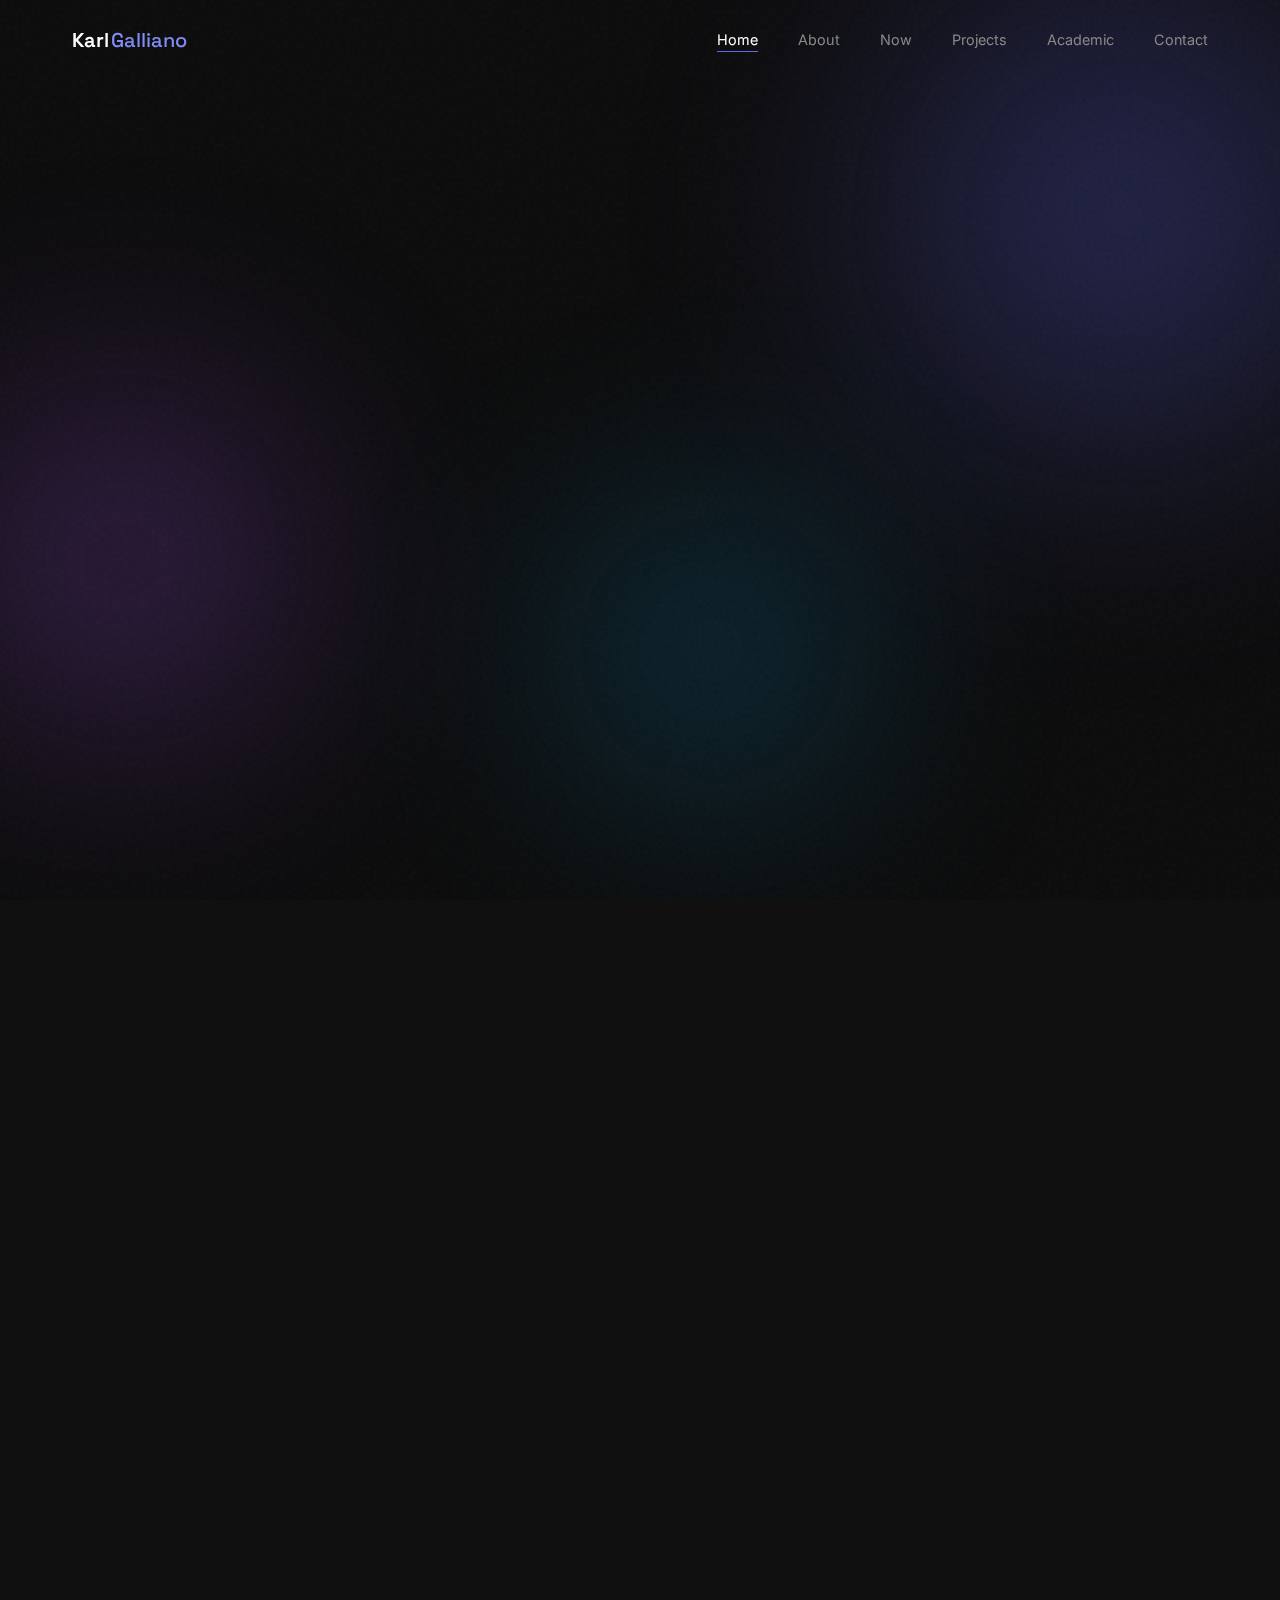
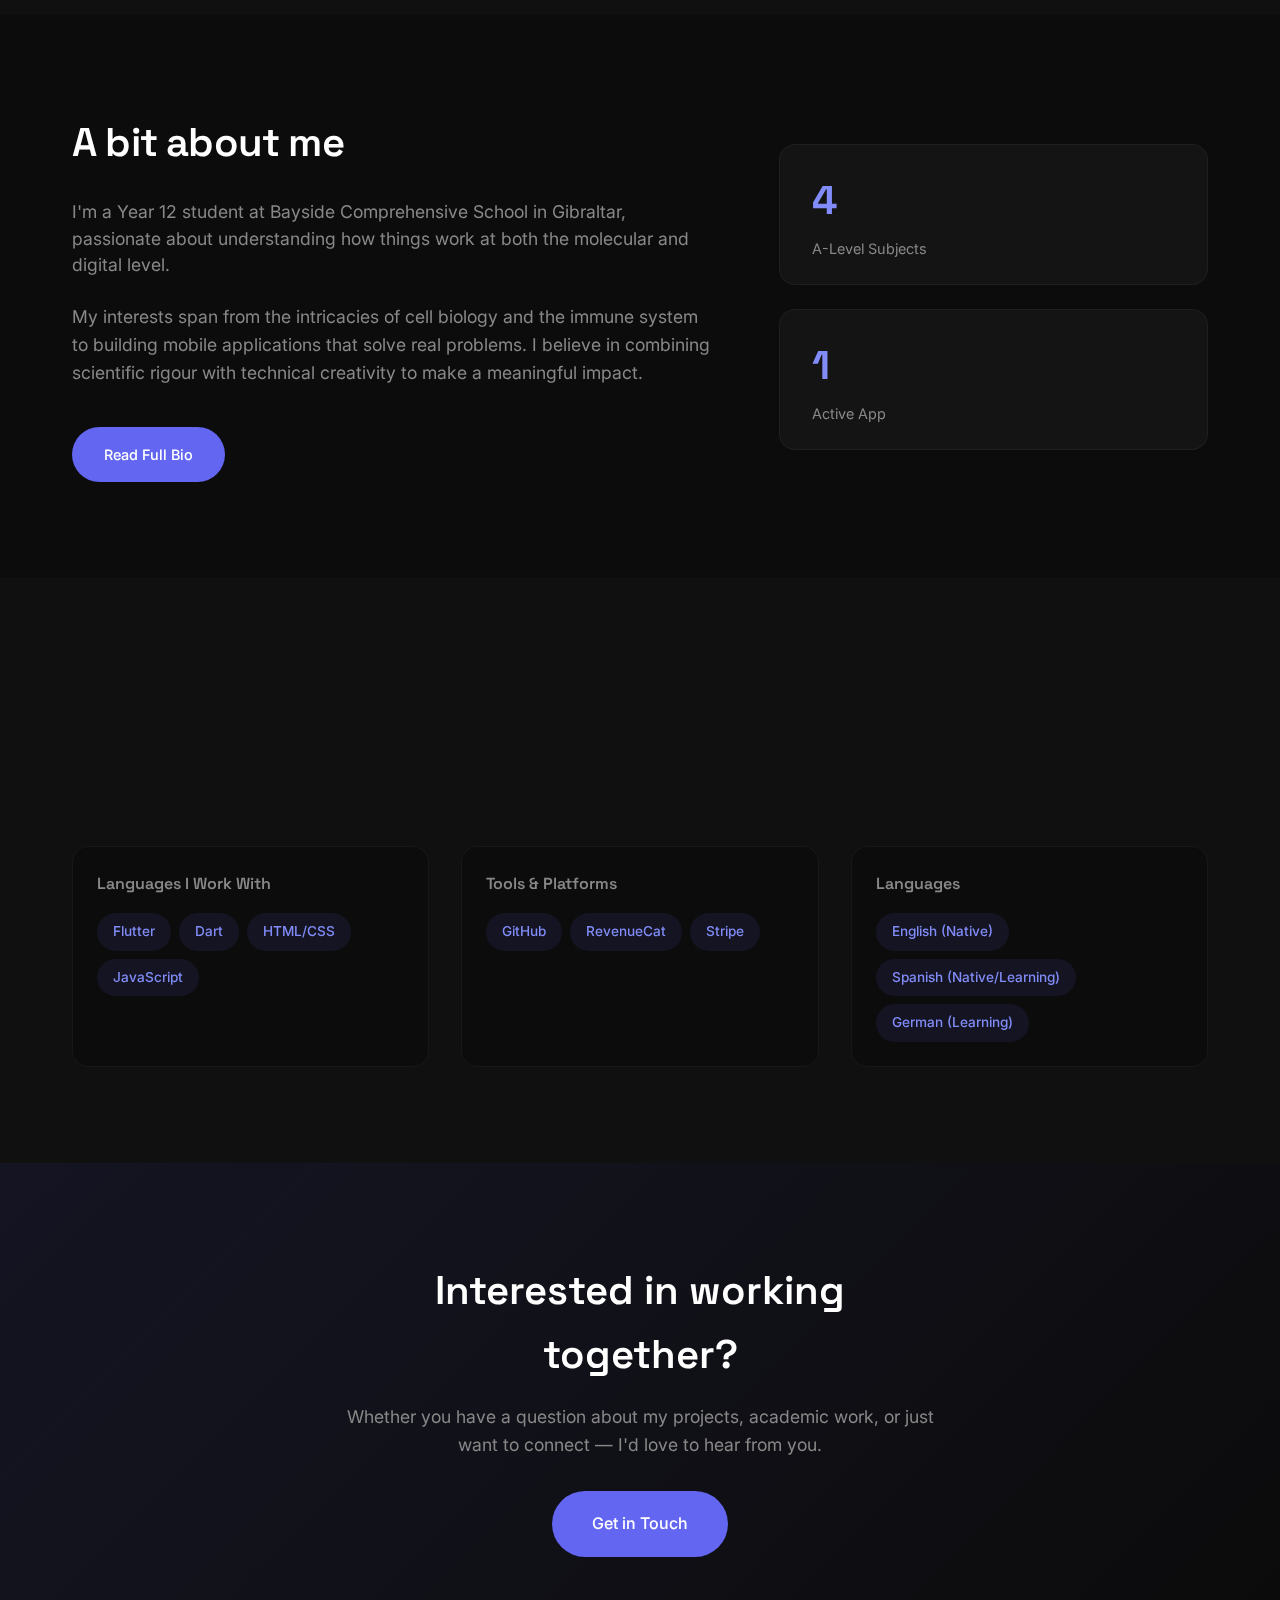
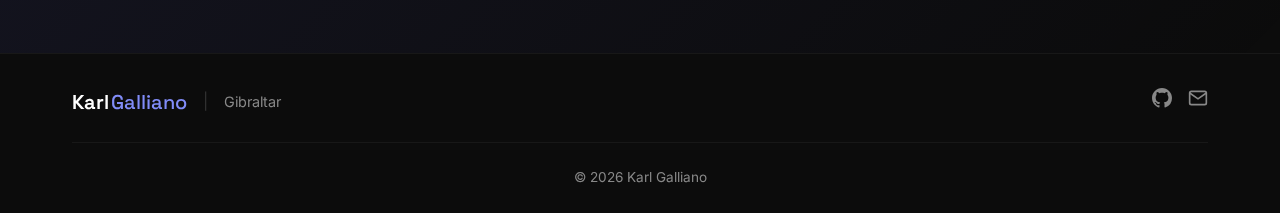
<file: index.html>
<!DOCTYPE html>
<html lang="en">
<head>
    <meta charset="UTF-8">
    <meta name="viewport" content="width=device-width, initial-scale=1.0">
    <meta name="description" content="Karl Galliano - Year 12 Student at Bayside Comprehensive School, Gibraltar. Passionate about Biology, Immunology, and App Development.">
    <meta name="author" content="Karl Galliano">
    <meta name="keywords" content="Karl Galliano, Gibraltar, A-Level Student, Biology, App Development, Lockin.tech, Flutter Developer">
    
    <!-- Open Graph / Social Media -->
    <meta property="og:type" content="website">
    <meta property="og:url" content="https://karlgalliano.me/">
    <meta property="og:title" content="Karl Galliano | Student & Developer">
    <meta property="og:description" content="Year 12 Student at Bayside Comprehensive School, Gibraltar. Passionate about Biology, Immunology, and App Development.">
    <meta property="og:image" content="https://karlgalliano.me/assets/og-image.png">
    <meta property="og:site_name" content="Karl Galliano">
    
    <!-- Twitter Card -->
    <meta name="twitter:card" content="summary_large_image">
    <meta name="twitter:title" content="Karl Galliano | Student & Developer">
    <meta name="twitter:description" content="Year 12 Student at Bayside Comprehensive School, Gibraltar. Passionate about Biology, Immunology, and App Development.">
    <meta name="twitter:image" content="https://karlgalliano.me/assets/og-image.png">
    
    <!-- Canonical URL -->
    <link rel="canonical" href="https://karlgalliano.me/">
    
    <title>Karl Galliano | Year 12 Student &amp; Developer</title>
    <!-- 1. For Google Search & Android (High Priority) -->
    <link rel="icon" type="image/png" sizes="192x192" href="/assets/favicon-192.png">
    <link rel="icon" type="image/png" sizes="48x48" href="/assets/favicon-48.png">
    <!-- 2. Keep your SVG for modern browsers (Crisp scaling) -->
    <link rel="icon" type="image/svg+xml" href="/assets/favicon.svg">
    <!-- 3. For Apple Devices (iPhone/iPad home screen) -->
    <link rel="apple-touch-icon" sizes="180x180" href="/assets/favicon-192.png">
    <link rel="stylesheet" href="styles.css">
    <link rel="preconnect" href="https://fonts.googleapis.com">
    <link rel="preconnect" href="https://fonts.gstatic.com" crossorigin>
    <link href="https://fonts.googleapis.com/css2?family=Space+Grotesk:wght@300;400;500;600;700&family=Inter:wght@300;400;500;600&display=swap" rel="stylesheet">
</head>
<body>
    <div class="noise"></div>
    
    <header class="header">
        <nav class="nav container">
            <a href="index.html" class="logo">
                <span class="logo-first">Karl</span><span class="logo-second">Galliano</span>
            </a>
            <button class="mobile-menu-btn" aria-label="Toggle menu">
                <span></span>
                <span></span>
                <span></span>
            </button>
            <ul class="nav-links">
                <li><a href="index.html" class="active">Home</a></li>
                <li><a href="about.html">About</a></li>
                <li><a href="now.html">Now</a></li>
                <li><a href="projects.html">Projects</a></li>
                <li><a href="academic.html">Academic</a></li>
                <li><a href="contact.html">Contact</a></li>
            </ul>
        </nav>
    </header>

    <main>
        <section class="hero">
            <div class="hero-bg">
                <div class="gradient-orb orb-1"></div>
                <div class="gradient-orb orb-2"></div>
                <div class="gradient-orb orb-3"></div>
            </div>
            <div class="container hero-content">
                <p class="hero-label">Year 12 Student | Biology &amp; App Development | Gibraltar</p>
                <h1 class="hero-title">
                    <span class="title-line">Karl</span>
                    <span class="title-line">Galliano</span>
                </h1>
                <p class="hero-desc">A-Level student at Bayside Comprehensive School, passionate about immunology, neuroscience, and building apps that make a difference.</p>
                <div class="hero-cta">
                    <a href="projects.html" class="btn btn-primary">View Projects</a>
                    <a href="about.html" class="btn btn-ghost">About Me</a>
                </div>
                <div class="hero-social">
                    <a href="https://github.com/karlgalliano" target="_blank" rel="noopener noreferrer" aria-label="GitHub">
                        <svg width="24" height="24" viewBox="0 0 24 24" fill="currentColor">
                            <path d="M12 0C5.37 0 0 5.37 0 12c0 5.31 3.435 9.795 8.205 11.385.6.105.825-.255.825-.57 0-.285-.015-1.23-.015-2.235-3.015.555-3.795-.735-4.035-1.41-.135-.345-.72-1.41-1.23-1.695-.42-.225-1.02-.78-.015-.795.945-.015 1.62.87 1.845 1.23 1.08 1.815 2.805 1.305 3.495.99.105-.78.42-1.305.765-1.605-2.67-.3-5.46-1.335-5.46-5.925 0-1.305.465-2.385 1.23-3.225-.12-.3-.54-1.53.12-3.18 0 0 1.005-.315 3.3 1.23.96-.27 1.98-.405 3-.405s2.04.135 3 .405c2.295-1.56 3.3-1.23 3.3-1.23.66 1.65.24 2.88.12 3.18.765.84 1.23 1.905 1.23 3.225 0 4.605-2.805 5.625-5.475 5.925.435.375.81 1.095.81 2.22 0 1.605-.015 2.895-.015 3.3 0 .315.225.69.825.57A12.02 12.02 0 0024 12c0-6.63-5.37-12-12-12z"/>
                        </svg>
                    </a>
                    <a href="contact.html" aria-label="Contact">
                        <svg width="24" height="24" viewBox="0 0 24 24" fill="none" stroke="currentColor" stroke-width="2">
                            <path d="M4 4h16c1.1 0 2 .9 2 2v12c0 1.1-.9 2-2 2H4c-1.1 0-2-.9-2-2V6c0-1.1.9-2 2-2z"/>
                            <polyline points="22,6 12,13 2,6"/>
                        </svg>
                    </a>
                </div>
            </div>
            <div class="scroll-indicator">
                <span>Scroll</span>
                <div class="scroll-line"></div>
            </div>
        </section>

        <!-- Featured Highlights Section -->
        <section id="highlights" class="section highlights">
            <div class="container">
                <div class="section-intro">
                    <h2 class="section-title-center">What I Do</h2>
                    <p class="section-subtitle">Building apps, pursuing science, and developing leadership skills</p>
                </div>
                <div class="highlights-grid">
                    <div class="highlight-card featured">
                        <div class="highlight-badge">Featured Project</div>
                        <div class="highlight-icon">
                            <svg width="40" height="40" viewBox="0 0 24 24" fill="none" stroke="currentColor" stroke-width="1.5">
                                <rect x="5" y="2" width="14" height="20" rx="2" ry="2"/>
                                <line x1="12" y1="18" x2="12.01" y2="18"/>
                            </svg>
                        </div>
                        <h3>Lockin.tech</h3>
                        <p>An educational app built with Flutter/Dart, featuring subscription-based monetization through RevenueCat and Stripe payment integration.</p>
                        <a href="projects.html" class="highlight-link">
                            View Project
                            <svg width="16" height="16" viewBox="0 0 24 24" fill="none" stroke="currentColor" stroke-width="2">
                                <line x1="5" y1="12" x2="19" y2="12"/>
                                <polyline points="12 5 19 12 12 19"/>
                            </svg>
                        </a>
                    </div>
                    <div class="highlight-card">
                        <div class="highlight-icon">
                            <svg width="40" height="40" viewBox="0 0 24 24" fill="none" stroke="currentColor" stroke-width="1.5">
                                <path d="M12 2L2 7l10 5 10-5-10-5z"/>
                                <path d="M2 17l10 5 10-5"/>
                                <path d="M2 12l10 5 10-5"/>
                            </svg>
                        </div>
                        <h3>Academic Focus</h3>
                        <p>Studying Biology, Chemistry, Mathematics, and Further Mathematics at A-Level with a focus on immunology and neuroscience.</p>
                        <a href="academic.html" class="highlight-link">
                            Learn More
                            <svg width="16" height="16" viewBox="0 0 24 24" fill="none" stroke="currentColor" stroke-width="2">
                                <line x1="5" y1="12" x2="19" y2="12"/>
                                <polyline points="12 5 19 12 12 19"/>
                            </svg>
                        </a>
                    </div>
                    <div class="highlight-card">
                        <div class="highlight-icon">
                            <svg width="40" height="40" viewBox="0 0 24 24" fill="none" stroke="currentColor" stroke-width="1.5">
                                <path d="M17 21v-2a4 4 0 0 0-4-4H5a4 4 0 0 0-4 4v2"/>
                                <circle cx="9" cy="7" r="4"/>
                                <path d="M23 21v-2a4 4 0 0 0-3-3.87"/>
                                <path d="M16 3.13a4 4 0 0 1 0 7.75"/>
                            </svg>
                        </div>
                        <h3>Aspiring Doctor</h3>
                        <p>Passionate about medicine with a focus on immunology and neuroscience, aspiring to study Medicine at university.</p>
                        <a href="about.html" class="highlight-link">
                            Learn More
                            <svg width="16" height="16" viewBox="0 0 24 24" fill="none" stroke="currentColor" stroke-width="2">
                                <line x1="5" y1="12" x2="19" y2="12"/>
                                <polyline points="12 5 19 12 12 19"/>
                            </svg>
                        </a>
                    </div>
                </div>
            </div>
        </section>

        <!-- Quick About Section -->
        <section id="quick-about" class="section quick-about">
            <div class="container">
                <div class="quick-about-grid">
                    <div class="quick-about-content">
                        <h2 class="section-title">A bit about me</h2>
                        <p class="lead">I'm a Year 12 student at Bayside Comprehensive School in Gibraltar, passionate about understanding how things work at both the molecular and digital level.</p>
                        <p>My interests span from the intricacies of cell biology and the immune system to building mobile applications that solve real problems. I believe in combining scientific rigour with technical creativity to make a meaningful impact.</p>
                        <a href="about.html" class="btn btn-primary">Read Full Bio</a>
                    </div>
                    <div class="quick-about-stats">
                        <div class="stat-item">
                            <span class="stat-number">4</span>
                            <span class="stat-label">A-Level Subjects</span>
                        </div>
                        <div class="stat-item">
                            <span class="stat-number">1</span>
                            <span class="stat-label">Active App</span>
                        </div>
                    </div>
                </div>
            </div>
        </section>

        <!-- Skills Preview -->
        <section id="skills-preview" class="section skills-preview">
            <div class="container">
                <div class="section-intro">
                    <h2 class="section-title-center">Skills &amp; Technologies</h2>
                    <p class="section-subtitle">Tools and technologies I work with</p>
                </div>
                <div class="skills-grid">
                    <div class="skill-category">
                        <h4>Languages I Work With</h4>
                        <div class="skill-tags">
                            <span class="skill-tag">Flutter</span>
                            <span class="skill-tag">Dart</span>
                            <span class="skill-tag">HTML/CSS</span>
                            <span class="skill-tag">JavaScript</span>
                        </div>
                    </div>
                    <div class="skill-category">
                        <h4>Tools &amp; Platforms</h4>
                        <div class="skill-tags">
                            <span class="skill-tag">GitHub</span>
                            <span class="skill-tag">RevenueCat</span>
                            <span class="skill-tag">Stripe</span>
                        </div>
                    </div>
                    <div class="skill-category">
                        <h4>Languages</h4>
                        <div class="skill-tags">
                            <span class="skill-tag">English (Native)</span>
                            <span class="skill-tag">Spanish (Native/Learning)</span>
                            <span class="skill-tag">German (Learning)</span>
                        </div>
                    </div>
                </div>
            </div>
        </section>

        <!-- CTA Section -->
        <section class="section cta-section">
            <div class="container">
                <div class="cta-content">
                    <h2>Interested in working together?</h2>
                    <p>Whether you have a question about my projects, academic work, or just want to connect — I'd love to hear from you.</p>
                    <a href="contact.html" class="btn btn-primary btn-large">Get in Touch</a>
                </div>
            </div>
        </section>
    </main>

    <footer class="footer footer-compact">
        <div class="container">
            <div class="footer-simple">
                <div class="footer-brand-inline">
                    <a href="index.html" class="logo">
                        <span class="logo-first">Karl</span><span class="logo-second">Galliano</span>
                    </a>
                    <span class="footer-divider">|</span>
                    <span class="footer-location">Gibraltar</span>
                </div>
                <div class="footer-social-inline">
                    <a href="https://github.com/karlgalliano" target="_blank" rel="noopener noreferrer" aria-label="GitHub">
                        <svg width="20" height="20" viewBox="0 0 24 24" fill="currentColor">
                            <path d="M12 0C5.37 0 0 5.37 0 12c0 5.31 3.435 9.795 8.205 11.385.6.105.825-.255.825-.57 0-.285-.015-1.23-.015-2.235-3.015.555-3.795-.735-4.035-1.41-.135-.345-.72-1.41-1.23-1.695-.42-.225-1.02-.78-.015-.795.945-.015 1.62.87 1.845 1.23 1.08 1.815 2.805 1.305 3.495.99.105-.78.42-1.305.765-1.605-2.67-.3-5.46-1.335-5.46-5.925 0-1.305.465-2.385 1.23-3.225-.12-.3-.54-1.53.12-3.18 0 0 1.005-.315 3.3 1.23.96-.27 1.98-.405 3-.405s2.04.135 3 .405c2.295-1.56 3.3-1.23 3.3-1.23.66 1.65.24 2.88.12 3.18.765.84 1.23 1.905 1.23 3.225 0 4.605-2.805 5.625-5.475 5.925.435.375.81 1.095.81 2.22 0 1.605-.015 2.895-.015 3.3 0 .315.225.69.825.57A12.02 12.02 0 0024 12c0-6.63-5.37-12-12-12z"/>
                        </svg>
                    </a>
                    <a href="mailto:contact@karlgalliano.me" aria-label="Email">
                        <svg width="20" height="20" viewBox="0 0 24 24" fill="none" stroke="currentColor" stroke-width="2">
                            <path d="M4 4h16c1.1 0 2 .9 2 2v12c0 1.1-.9 2-2 2H4c-1.1 0-2-.9-2-2V6c0-1.1.9-2 2-2z"/>
                            <polyline points="22,6 12,13 2,6"/>
                        </svg>
                    </a>
                </div>
            </div>
            <div class="footer-bottom-compact">
                <p>&copy; 2026 Karl Galliano</p>
            </div>
        </div>
    </footer>

    <script src="script.js"></script>
</body>
</html>
</file>
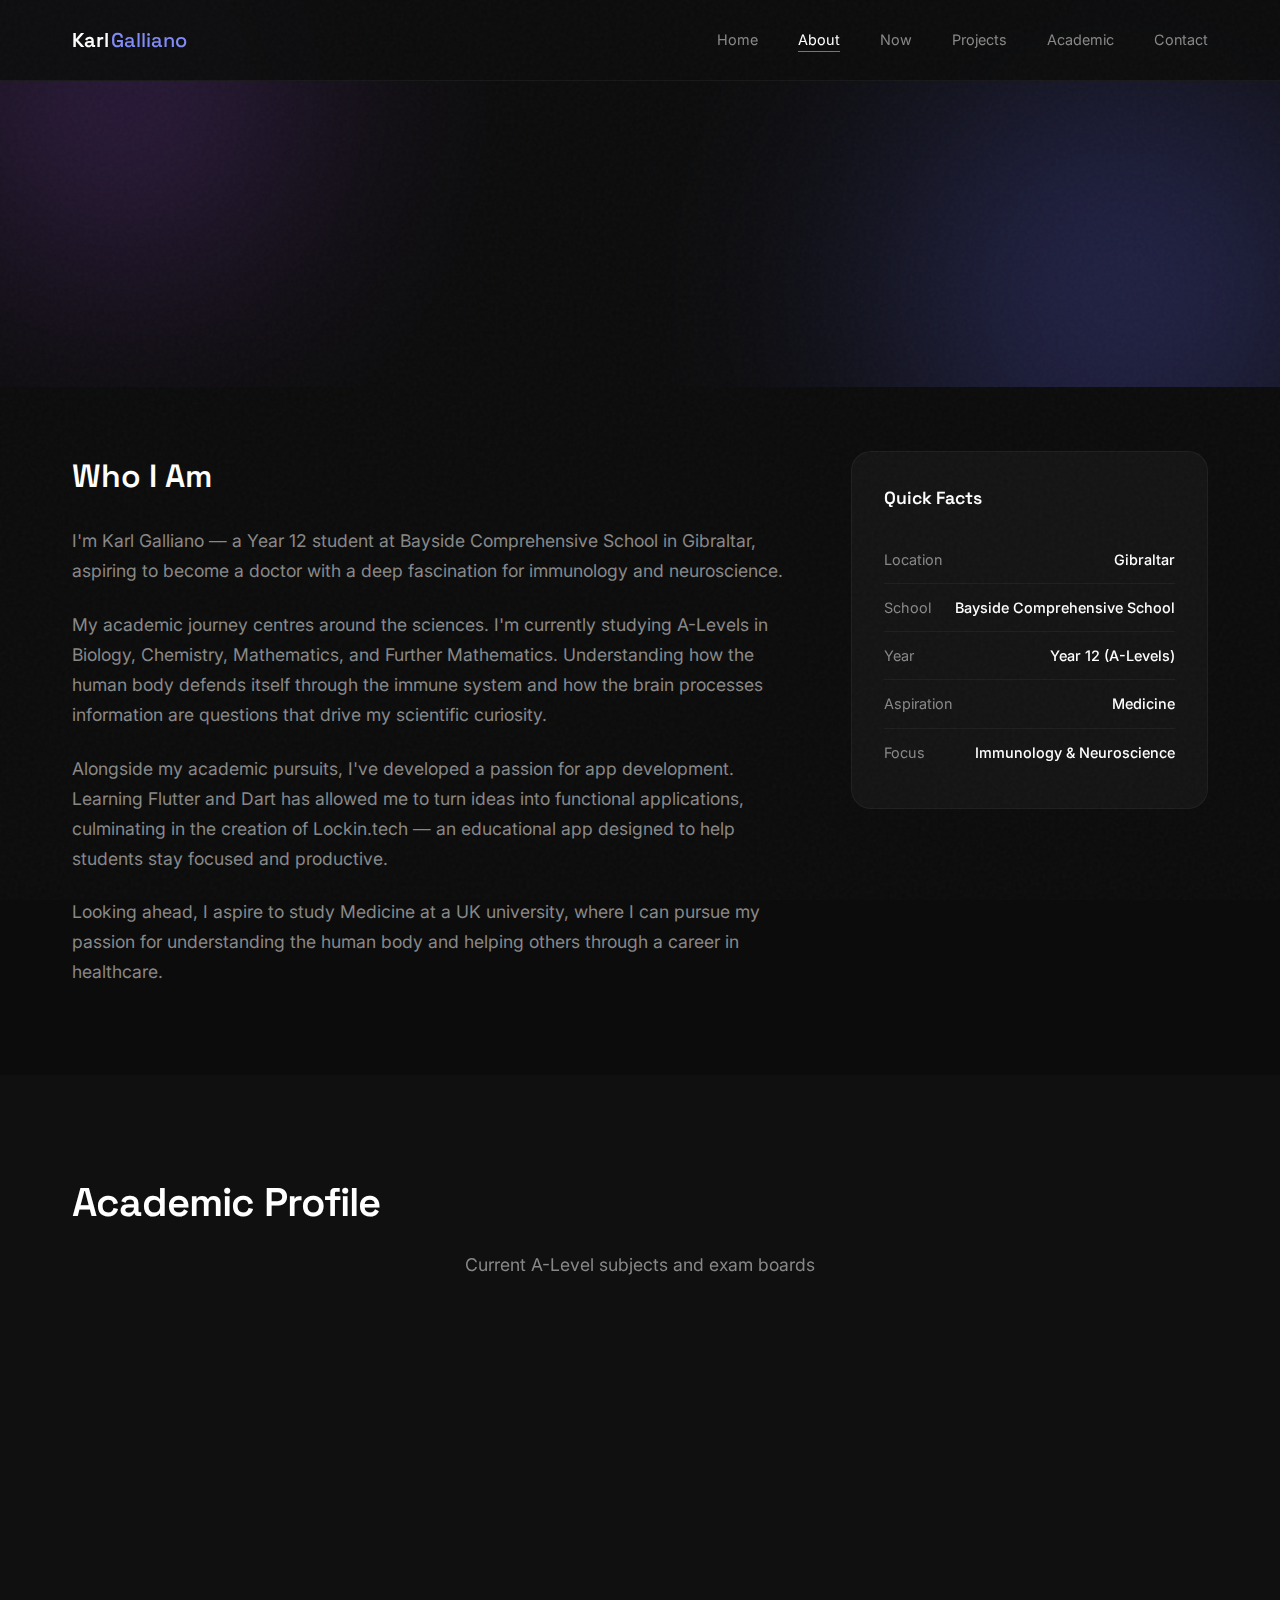
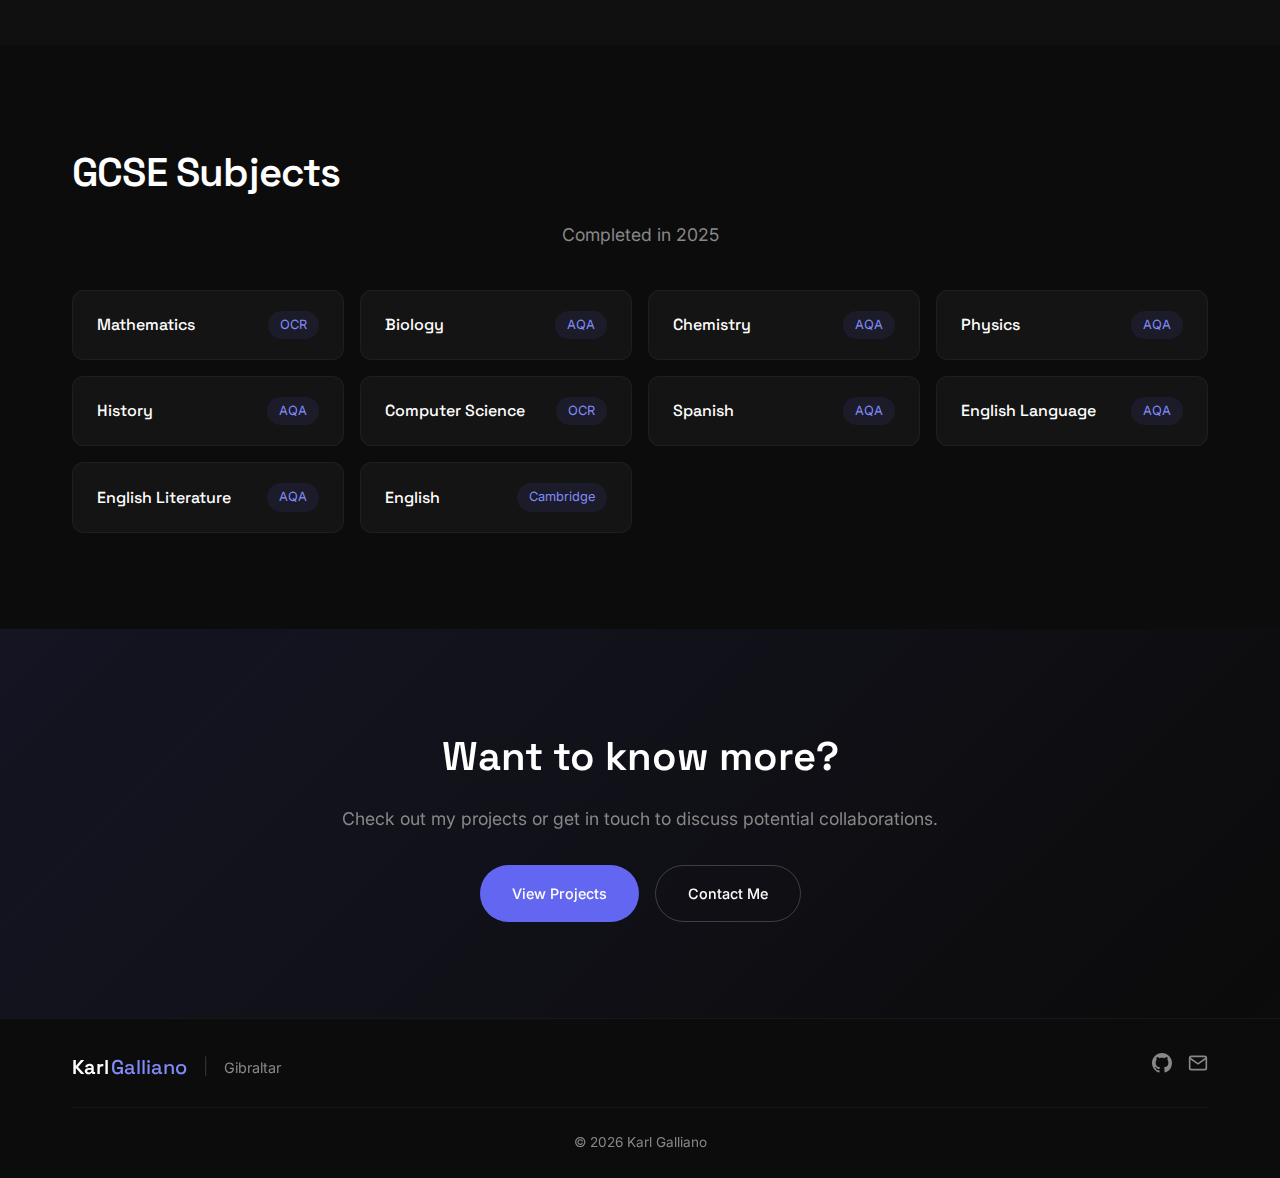
<file: about.html>
<!DOCTYPE html>
<html lang="en">
<head>
    <meta charset="UTF-8">
    <meta name="viewport" content="width=device-width, initial-scale=1.0">
    <meta name="description" content="About Karl Galliano - Year 12 Student at Bayside Comprehensive School, Gibraltar. Learn about my academic interests and aspirations in medicine.">
    <meta name="author" content="Karl Galliano">
    
    <!-- Open Graph / Social Media -->
    <meta property="og:type" content="website">
    <meta property="og:url" content="https://karlgalliano.me/about">
    <meta property="og:title" content="About | Karl Galliano">
    <meta property="og:description" content="Year 12 Student at Bayside Comprehensive School, Gibraltar. Learn about my academic interests and aspirations in medicine.">
    <meta property="og:image" content="https://karlgalliano.me/assets/og-image.png">
    <meta property="og:site_name" content="Karl Galliano">
    
    <!-- Twitter Card -->
    <meta name="twitter:card" content="summary_large_image">
    <meta name="twitter:title" content="About | Karl Galliano">
    <meta name="twitter:description" content="Year 12 Student at Bayside Comprehensive School, Gibraltar. Learn about my academic interests and aspirations in medicine.">
    <meta name="twitter:image" content="https://karlgalliano.me/assets/og-image.png">
    
    <link rel="canonical" href="https://karlgalliano.me/about">
    
    <title>About | Karl Galliano</title>
    <!-- 1. For Google Search & Android (High Priority) -->
    <link rel="icon" type="image/png" sizes="192x192" href="/assets/favicon-192.png">
    <link rel="icon" type="image/png" sizes="48x48" href="/assets/favicon-48.png">
    <!-- 2. Keep your SVG for modern browsers (Crisp scaling) -->
    <link rel="icon" type="image/svg+xml" href="/assets/favicon.svg">
    <!-- 3. For Apple Devices (iPhone/iPad home screen) -->
    <link rel="apple-touch-icon" sizes="180x180" href="/assets/favicon-192.png">
    <link rel="stylesheet" href="styles.css">
    <link rel="preconnect" href="https://fonts.googleapis.com">
    <link rel="preconnect" href="https://fonts.gstatic.com" crossorigin>
    <link href="https://fonts.googleapis.com/css2?family=Space+Grotesk:wght@300;400;500;600;700&family=Inter:wght@300;400;500;600&display=swap" rel="stylesheet">
</head>
<body>
    <div class="noise"></div>
    
    <header class="header scrolled">
        <nav class="nav container">
            <a href="index.html" class="logo">
                <span class="logo-first">Karl</span><span class="logo-second">Galliano</span>
            </a>
            <button class="mobile-menu-btn" aria-label="Toggle menu">
                <span></span>
                <span></span>
                <span></span>
            </button>
            <ul class="nav-links">
                <li><a href="index.html">Home</a></li>
                <li><a href="about.html" class="active">About</a></li>
                <li><a href="now.html">Now</a></li>
                <li><a href="projects.html">Projects</a></li>
                <li><a href="academic.html">Academic</a></li>
                <li><a href="contact.html">Contact</a></li>
            </ul>
        </nav>
    </header>

    <main>
        <!-- Page Header -->
        <section class="page-header">
            <div class="hero-bg">
                <div class="gradient-orb orb-1"></div>
                <div class="gradient-orb orb-2"></div>
            </div>
            <div class="container">
                <h1 class="page-title">About Me</h1>
                <p class="page-subtitle">Aspiring doctor with a passion for science and technology</p>
            </div>
        </section>

        <!-- Biography Section -->
        <section class="section bio-section">
            <div class="container">
                <div class="bio-grid">
                    <div class="bio-content">
                        <h2>Who I Am</h2>
                        <p class="lead">I'm Karl Galliano — a Year 12 student at Bayside Comprehensive School in Gibraltar, aspiring to become a doctor with a deep fascination for immunology and neuroscience.</p>
                        
                        <p>My academic journey centres around the sciences. I'm currently studying A-Levels in Biology, Chemistry, Mathematics, and Further Mathematics. Understanding how the human body defends itself through the immune system and how the brain processes information are questions that drive my scientific curiosity.</p>
                        
                        <p>Alongside my academic pursuits, I've developed a passion for app development. Learning Flutter and Dart has allowed me to turn ideas into functional applications, culminating in the creation of Lockin.tech — an educational app designed to help students stay focused and productive.</p>
                        
                        <p>Looking ahead, I aspire to study Medicine at a UK university, where I can pursue my passion for understanding the human body and helping others through a career in healthcare.</p>
                    </div>
                    <div class="bio-sidebar">
                        <div class="bio-card">
                            <h4>Quick Facts</h4>
                            <ul class="bio-facts">
                                <li>
                                    <span class="fact-label">Location</span>
                                    <span class="fact-value">Gibraltar</span>
                                </li>
                                <li>
                                    <span class="fact-label">School</span>
                                    <span class="fact-value">Bayside Comprehensive School</span>
                                </li>
                                <li>
                                    <span class="fact-label">Year</span>
                                    <span class="fact-value">Year 12 (A-Levels)</span>
                                </li>
                                <li>
                                    <span class="fact-label">Aspiration</span>
                                    <span class="fact-value">Medicine</span>
                                </li>
                                <li>
                                    <span class="fact-label">Focus</span>
                                    <span class="fact-value">Immunology &amp; Neuroscience</span>
                                </li>
                            </ul>
                        </div>
                    </div>
                </div>
            </div>
        </section>

        <!-- Academic Profile -->
        <section class="section academic-profile">
            <div class="container">
                <h2 class="section-title-center">Academic Profile</h2>
                <p class="section-subtitle">Current A-Level subjects and exam boards</p>
                
                <div class="subjects-grid-compact">
                    <div class="subject-card-vertical">
                        <div class="subject-icon biology">
                            <svg width="28" height="28" viewBox="0 0 24 24" fill="none" stroke="currentColor" stroke-width="1.5">
                                <circle cx="12" cy="12" r="3"/>
                                <circle cx="12" cy="12" r="8"/>
                                <line x1="12" y1="4" x2="12" y2="1"/>
                                <line x1="12" y1="23" x2="12" y2="20"/>
                                <line x1="4" y1="12" x2="1" y2="12"/>
                                <line x1="23" y1="12" x2="20" y2="12"/>
                            </svg>
                        </div>
                        <h3>Biology</h3>
                        <span class="exam-board">AQA</span>
                        <p>Immunology, cell biology, and biological processes</p>
                    </div>
                    <div class="subject-card-vertical">
                        <div class="subject-icon chemistry">
                            <svg width="28" height="28" viewBox="0 0 24 24" fill="none" stroke="currentColor" stroke-width="1.5">
                                <path d="M9 3h6v8l4 9H5l4-9V3z"/>
                                <line x1="9" y1="3" x2="15" y2="3"/>
                            </svg>
                        </div>
                        <h3>Chemistry</h3>
                        <span class="exam-board">AQA</span>
                        <p>Organic chemistry, titration, and reactions</p>
                    </div>
                    <div class="subject-card-vertical">
                        <div class="subject-icon maths">
                            <svg width="28" height="28" viewBox="0 0 24 24" fill="none" stroke="currentColor" stroke-width="1.5">
                                <line x1="12" y1="20" x2="12" y2="4"/>
                                <polyline points="4 12 12 4 20 12"/>
                                <path d="M4 16h16"/>
                            </svg>
                        </div>
                        <h3>Mathematics</h3>
                        <span class="exam-board">OCR</span>
                        <p>Calculus, statistics, and mechanics</p>
                    </div>
                    <div class="subject-card-vertical">
                        <div class="subject-icon further-maths">
                            <svg width="28" height="28" viewBox="0 0 24 24" fill="none" stroke="currentColor" stroke-width="1.5">
                                <circle cx="12" cy="12" r="10"/>
                                <path d="M12 6v12"/>
                                <path d="M6 12h12"/>
                            </svg>
                        </div>
                        <h3>Further Maths</h3>
                        <span class="exam-board">OCR</span>
                        <p>Complex numbers, matrices, and proofs</p>
                    </div>
                </div>
            </div>
        </section>

        <!-- GCSE Subjects Section -->
        <section class="section gcse-section">
            <div class="container">
                <h2 class="section-title-center">GCSE Subjects</h2>
                <p class="section-subtitle">Completed in 2025</p>
                
                <div class="gcse-grid">
                    <div class="gcse-item">
                        <span class="gcse-subject">Mathematics</span>
                        <span class="gcse-board">OCR</span>
                    </div>
                    <div class="gcse-item">
                        <span class="gcse-subject">Biology</span>
                        <span class="gcse-board">AQA</span>
                    </div>
                    <div class="gcse-item">
                        <span class="gcse-subject">Chemistry</span>
                        <span class="gcse-board">AQA</span>
                    </div>
                    <div class="gcse-item">
                        <span class="gcse-subject">Physics</span>
                        <span class="gcse-board">AQA</span>
                    </div>
                    <div class="gcse-item">
                        <span class="gcse-subject">History</span>
                        <span class="gcse-board">AQA</span>
                    </div>
                    <div class="gcse-item">
                        <span class="gcse-subject">Computer Science</span>
                        <span class="gcse-board">OCR</span>
                    </div>
                    <div class="gcse-item">
                        <span class="gcse-subject">Spanish</span>
                        <span class="gcse-board">AQA</span>
                    </div>
                    <div class="gcse-item">
                        <span class="gcse-subject">English Language</span>
                        <span class="gcse-board">AQA</span>
                    </div>
                    <div class="gcse-item">
                        <span class="gcse-subject">English Literature</span>
                        <span class="gcse-board">AQA</span>
                    </div>
                    <div class="gcse-item">
                        <span class="gcse-subject">English</span>
                        <span class="gcse-board">Cambridge</span>
                    </div>
                </div>
            </div>
        </section>

        <!-- CTA Section -->
        <section class="section cta-section">
            <div class="container">
                <div class="cta-content">
                    <h2>Want to know more?</h2>
                    <p>Check out my projects or get in touch to discuss potential collaborations.</p>
                    <div class="cta-buttons">
                        <a href="projects.html" class="btn btn-primary">View Projects</a>
                        <a href="contact.html" class="btn btn-ghost">Contact Me</a>
                    </div>
                </div>
            </div>
        </section>
    </main>

    <footer class="footer footer-compact">
        <div class="container">
            <div class="footer-simple">
                <div class="footer-brand-inline">
                    <a href="index.html" class="logo">
                        <span class="logo-first">Karl</span><span class="logo-second">Galliano</span>
                    </a>
                    <span class="footer-divider">|</span>
                    <span class="footer-location">Gibraltar</span>
                </div>
                <div class="footer-social-inline">
                    <a href="https://github.com/karlgalliano" target="_blank" rel="noopener noreferrer" aria-label="GitHub">
                        <svg width="20" height="20" viewBox="0 0 24 24" fill="currentColor">
                            <path d="M12 0C5.37 0 0 5.37 0 12c0 5.31 3.435 9.795 8.205 11.385.6.105.825-.255.825-.57 0-.285-.015-1.23-.015-2.235-3.015.555-3.795-.735-4.035-1.41-.135-.345-.72-1.41-1.23-1.695-.42-.225-1.02-.78-.015-.795.945-.015 1.62.87 1.845 1.23 1.08 1.815 2.805 1.305 3.495.99.105-.78.42-1.305.765-1.605-2.67-.3-5.46-1.335-5.46-5.925 0-1.305.465-2.385 1.23-3.225-.12-.3-.54-1.53.12-3.18 0 0 1.005-.315 3.3 1.23.96-.27 1.98-.405 3-.405s2.04.135 3 .405c2.295-1.56 3.3-1.23 3.3-1.23.66 1.65.24 2.88.12 3.18.765.84 1.23 1.905 1.23 3.225 0 4.605-2.805 5.625-5.475 5.925.435.375.81 1.095.81 2.22 0 1.605-.015 2.895-.015 3.3 0 .315.225.69.825.57A12.02 12.02 0 0024 12c0-6.63-5.37-12-12-12z"/>
                        </svg>
                    </a>
                    <a href="mailto:contact@karlgalliano.me" aria-label="Email">
                        <svg width="20" height="20" viewBox="0 0 24 24" fill="none" stroke="currentColor" stroke-width="2">
                            <path d="M4 4h16c1.1 0 2 .9 2 2v12c0 1.1-.9 2-2 2H4c-1.1 0-2-.9-2-2V6c0-1.1.9-2 2-2z"/>
                            <polyline points="22,6 12,13 2,6"/>
                        </svg>
                    </a>
                </div>
            </div>
            <div class="footer-bottom-compact">
                <p>&copy; 2026 Karl Galliano</p>
            </div>
        </div>
    </footer>

    <script src="script.js"></script>
</body>
</html>
</file>
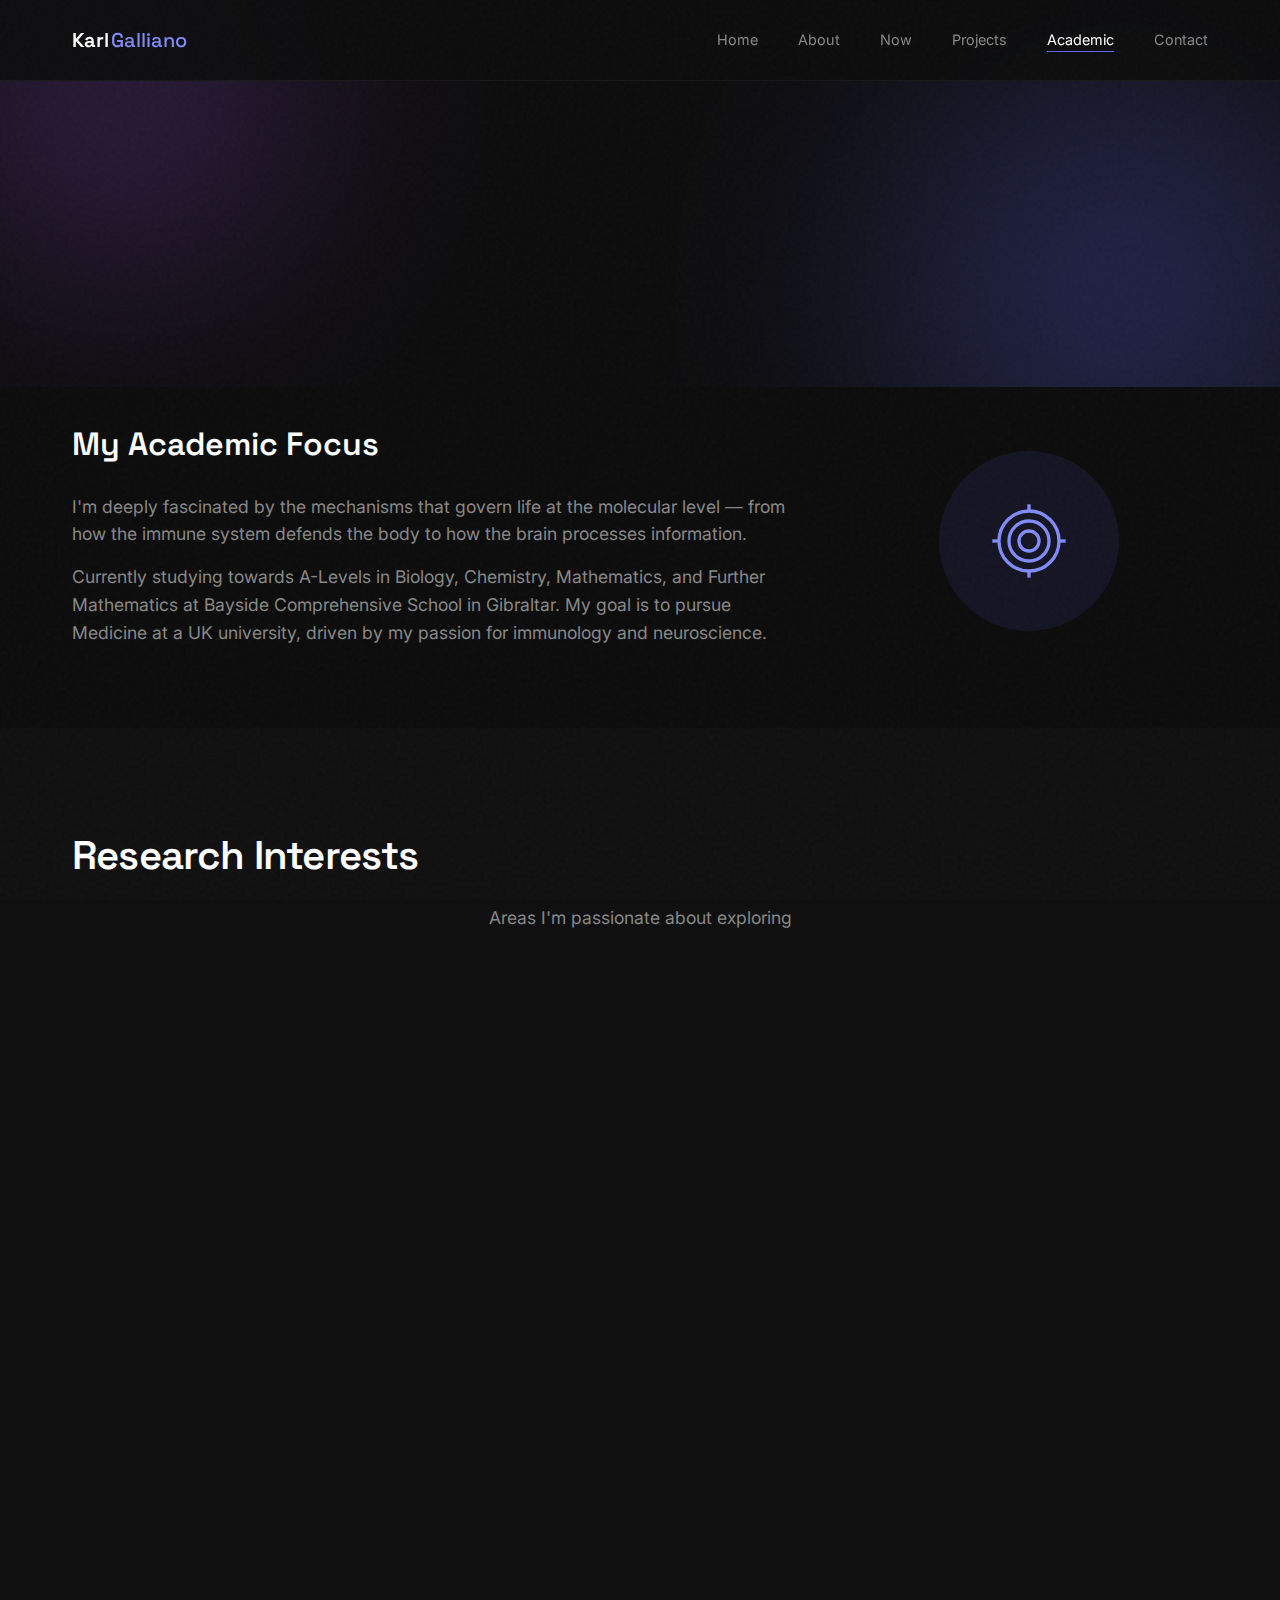
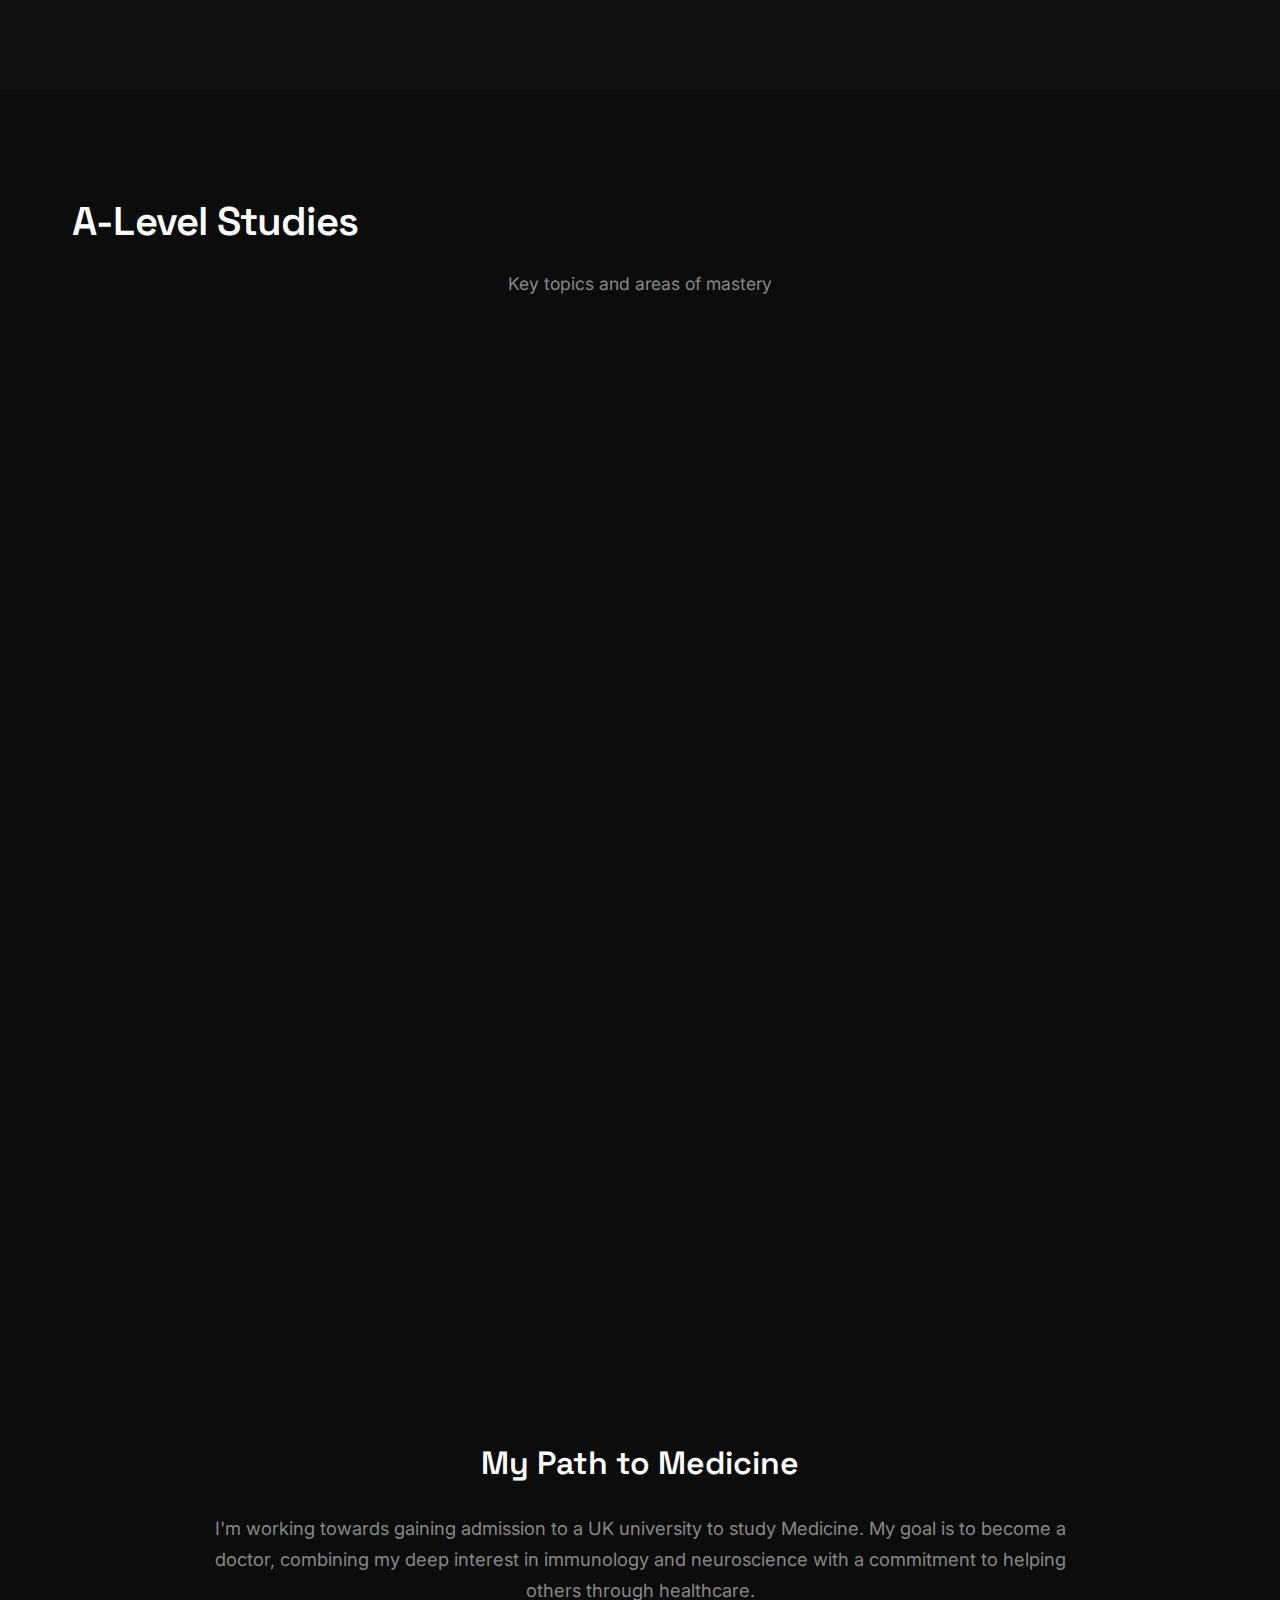
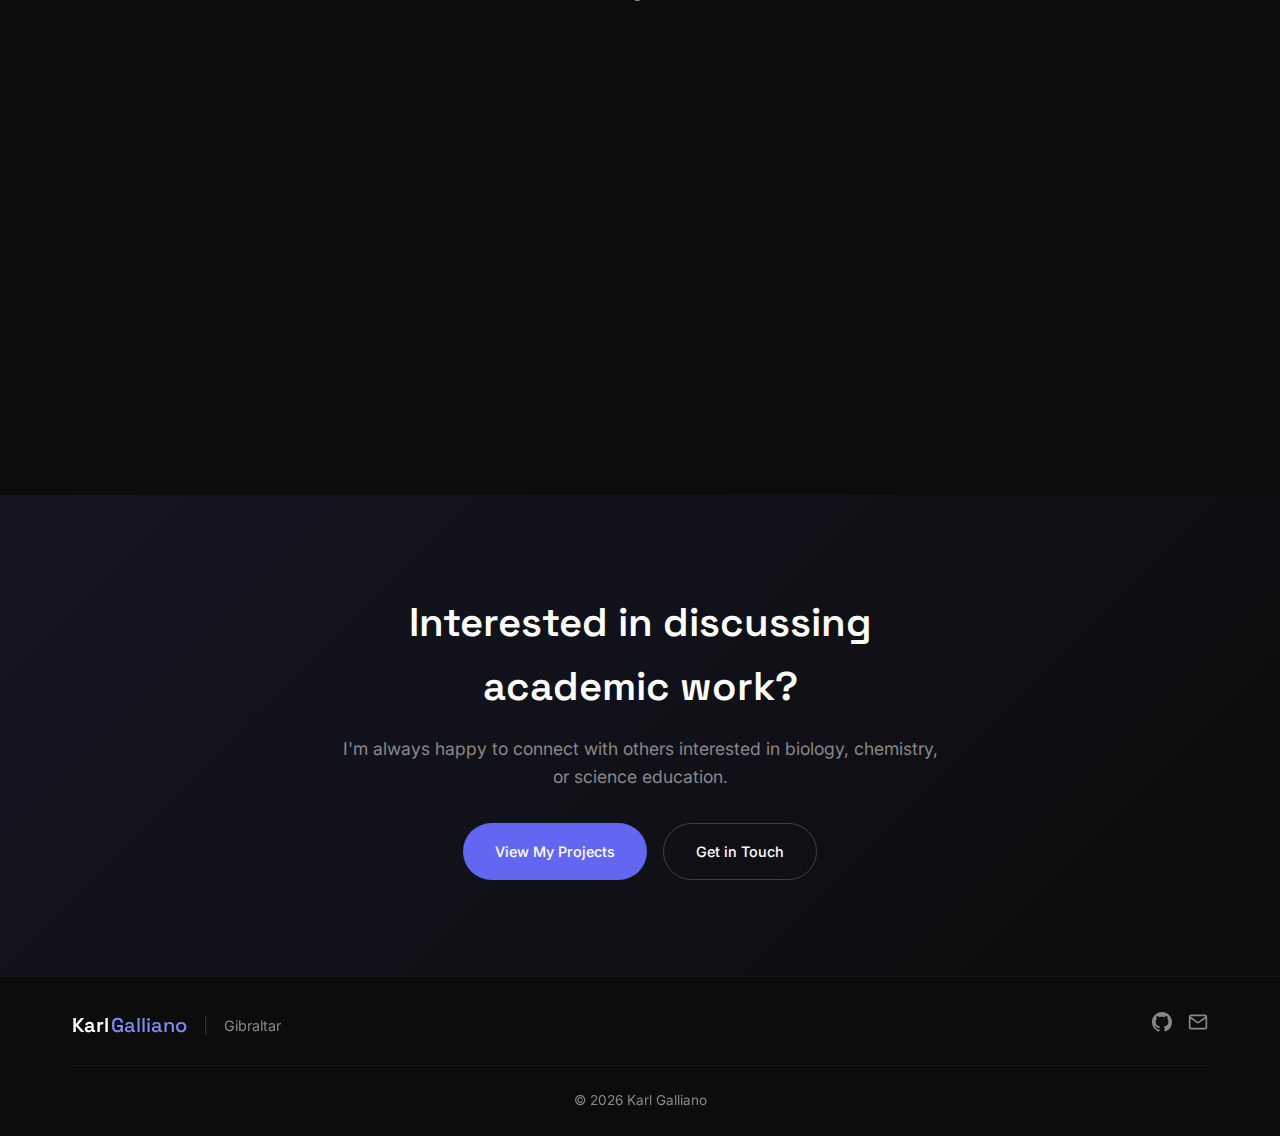
<file: academic.html>
<!DOCTYPE html>
<html lang="en">
<head>
    <meta charset="UTF-8">
    <meta name="viewport" content="width=device-width, initial-scale=1.0">
    <meta name="description" content="Academic Work by Karl Galliano - Research interests in immunology, neuroscience, and A-Level Biology/Chemistry studies.">
    <meta name="author" content="Karl Galliano">
    
    <!-- Open Graph / Social Media -->
    <meta property="og:type" content="website">
    <meta property="og:url" content="https://karlgalliano.me/academic">
    <meta property="og:title" content="Academic Work | Karl Galliano">
    <meta property="og:description" content="Research interests in immunology, neuroscience, and A-Level Biology/Chemistry studies.">
    <meta property="og:image" content="https://karlgalliano.me/og-image.svg">
    <meta property="og:site_name" content="Karl Galliano">
    
    <!-- Twitter Card -->
    <meta name="twitter:card" content="summary_large_image">
    <meta name="twitter:title" content="Academic Work | Karl Galliano">
    <meta name="twitter:description" content="Research interests in immunology, neuroscience, and A-Level Biology/Chemistry studies.">
    <meta name="twitter:image" content="https://karlgalliano.me/og-image.svg">
    
    <link rel="canonical" href="https://karlgalliano.me/academic">
    
    <title>Academic Work | Karl Galliano</title>
    <link rel="icon" type="image/svg+xml" href="favicon.svg">
    <link rel="stylesheet" href="styles.css">
    <link rel="preconnect" href="https://fonts.googleapis.com">
    <link rel="preconnect" href="https://fonts.gstatic.com" crossorigin>
    <link href="https://fonts.googleapis.com/css2?family=Space+Grotesk:wght@300;400;500;600;700&family=Inter:wght@300;400;500;600&display=swap" rel="stylesheet">
</head>
<body>
    <div class="noise"></div>
    
    <header class="header scrolled">
        <nav class="nav container">
            <a href="index.html" class="logo">
                <span class="logo-first">Karl</span><span class="logo-second">Galliano</span>
            </a>
            <button class="mobile-menu-btn" aria-label="Toggle menu">
                <span></span>
                <span></span>
                <span></span>
            </button>
            <ul class="nav-links">
                <li><a href="index.html">Home</a></li>
                <li><a href="about.html">About</a></li>
                <li><a href="now.html">Now</a></li>
                <li><a href="projects.html">Projects</a></li>
                <li><a href="academic.html" class="active">Academic</a></li>
                <li><a href="contact.html">Contact</a></li>
            </ul>
        </nav>
    </header>

    <main>
        <!-- Page Header -->
        <section class="page-header">
            <div class="hero-bg">
                <div class="gradient-orb orb-1"></div>
                <div class="gradient-orb orb-2"></div>
            </div>
            <div class="container">
                <h1 class="page-title">Academic Work</h1>
                <p class="page-subtitle">Research interests, A-Level studies, and scientific exploration</p>
            </div>
        </section>

        <!-- Introduction -->
        <section class="section academic-intro">
            <div class="container">
                <div class="academic-intro-grid">
                    <div class="intro-content">
                        <h2>My Academic Focus</h2>
                        <p class="lead">I'm deeply fascinated by the mechanisms that govern life at the molecular level — from how the immune system defends the body to how the brain processes information.</p>
                        <p>Currently studying towards A-Levels in Biology, Chemistry, Mathematics, and Further Mathematics at Bayside Comprehensive School in Gibraltar. My goal is to pursue Medicine at a UK university, driven by my passion for immunology and neuroscience.</p>
                    </div>
                    <div class="intro-image">
                        <div class="academic-visual">
                            <div class="visual-icon">
                                <svg width="80" height="80" viewBox="0 0 24 24" fill="none" stroke="currentColor" stroke-width="1">
                                    <circle cx="12" cy="12" r="3"/>
                                    <circle cx="12" cy="12" r="6"/>
                                    <circle cx="12" cy="12" r="9"/>
                                    <line x1="12" y1="3" x2="12" y2="1"/>
                                    <line x1="12" y1="23" x2="12" y2="21"/>
                                    <line x1="3" y1="12" x2="1" y2="12"/>
                                    <line x1="23" y1="12" x2="21" y2="12"/>
                                </svg>
                            </div>
                        </div>
                    </div>
                </div>
            </div>
        </section>

        <!-- Research Interests -->
        <section class="section research-interests">
            <div class="container">
                <h2 class="section-title-center">Research Interests</h2>
                <p class="section-subtitle">Areas I'm passionate about exploring</p>
                
                <div class="research-grid">
                    <div class="research-card">
                        <div class="research-icon">
                            <svg width="48" height="48" viewBox="0 0 24 24" fill="none" stroke="currentColor" stroke-width="1.5">
                                <path d="M12 2L2 7l10 5 10-5-10-5z"/>
                                <path d="M2 17l10 5 10-5"/>
                                <path d="M2 12l10 5 10-5"/>
                            </svg>
                        </div>
                        <h3>Immunology</h3>
                        <p>The immune system's ability to distinguish self from non-self, recognise and eliminate pathogens, and remember previous infections is one of nature's most remarkable achievements.</p>
                        <div class="research-topics">
                            <h4>Specific Interests:</h4>
                            <ul>
                                <li>Adaptive immune responses and antibody production</li>
                                <li>T-cell mediated immunity</li>
                                <li>Immunological memory and vaccination</li>
                                <li>Autoimmune disorders and immune regulation</li>
                            </ul>
                        </div>
                    </div>
                    
                    <div class="research-card">
                        <div class="research-icon">
                            <svg width="48" height="48" viewBox="0 0 24 24" fill="none" stroke="currentColor" stroke-width="1.5">
                                <path d="M22 12h-4l-3 9L9 3l-3 9H2"/>
                            </svg>
                        </div>
                        <h3>Neuroscience</h3>
                        <p>Understanding how the brain processes information, forms memories, and generates consciousness represents one of science's greatest challenges.</p>
                        <div class="research-topics">
                            <h4>Specific Interests:</h4>
                            <ul>
                                <li>Neural signalling and synaptic transmission</li>
                                <li>Memory formation and learning</li>
                                <li>Brain plasticity and development</li>
                                <li>The molecular basis of neurological disorders</li>
                            </ul>
                        </div>
                    </div>
                    
                    <div class="research-card">
                        <div class="research-icon">
                            <svg width="48" height="48" viewBox="0 0 24 24" fill="none" stroke="currentColor" stroke-width="1.5">
                                <line x1="18" y1="6" x2="6" y2="18"/>
                                <line x1="6" y1="6" x2="18" y2="18"/>
                                <circle cx="12" cy="12" r="10"/>
                            </svg>
                        </div>
                        <h3>Mathematics in Medicine</h3>
                        <p>Mathematics provides powerful tools for understanding biological systems, from modelling disease spread to analysing complex physiological data.</p>
                        <div class="research-topics">
                            <h4>Specific Interests:</h4>
                            <ul>
                                <li>Statistical analysis in clinical research</li>
                                <li>Mathematical modelling of biological systems</li>
                                <li>Epidemiological models and disease prediction</li>
                                <li>Data-driven approaches to medical diagnosis</li>
                            </ul>
                        </div>
                    </div>
                </div>
            </div>
        </section>

        <!-- A-Level Studies -->
        <section class="section alevel-studies">
            <div class="container">
                <h2 class="section-title-center">A-Level Studies</h2>
                <p class="section-subtitle">Key topics and areas of mastery</p>
                
                <div class="studies-grid">
                    <div class="study-block biology-block">
                        <div class="study-header">
                            <h3>Biology (AQA)</h3>
                            <span class="study-badge">Core Subject</span>
                        </div>
                        <div class="study-content">
                            <div class="topic-section">
                                <h4>Key Topics</h4>
                                <ul>
                                    <li><strong>Biological Molecules:</strong> Carbohydrates, lipids, proteins, nucleic acids, and water</li>
                                    <li><strong>Cells:</strong> Cell structure, transport across membranes, cell recognition, and the immune system</li>
                                    <li><strong>Organisms:</strong> Exchange surfaces, mass transport, DNA and protein synthesis</li>
                                    <li><strong>Genetics:</strong> Genetic diversity, species taxonomy, and biodiversity</li>
                                </ul>
                            </div>
                            <div class="topic-section">
                                <h4>Practical Skills</h4>
                                <ul>
                                    <li>Microscopy techniques</li>
                                    <li>Enzyme assays and investigations</li>
                                    <li>Dissection and tissue analysis</li>
                                    <li>Data analysis and statistical testing</li>
                                </ul>
                            </div>
                        </div>
                    </div>
                    
                    <div class="study-block chemistry-block">
                        <div class="study-header">
                            <h3>Chemistry (AQA)</h3>
                            <span class="study-badge">Core Subject</span>
                        </div>
                        <div class="study-content">
                            <div class="topic-section">
                                <h4>Key Topics</h4>
                                <ul>
                                    <li><strong>Physical Chemistry:</strong> Atomic structure, bonding, energetics, kinetics, equilibria</li>
                                    <li><strong>Inorganic Chemistry:</strong> Periodicity, Group 2, Group 7, transition metals</li>
                                    <li><strong>Organic Chemistry:</strong> Alkanes, halogenoalkanes, alkenes, alcohols, organic analysis</li>
                                </ul>
                            </div>
                            <div class="topic-section">
                                <h4>Practical Skills</h4>
                                <ul>
                                    <li>Titration techniques and accuracy</li>
                                    <li>Moles and concentration calculations</li>
                                    <li>Qualitative analysis and tests</li>
                                    <li>Safe handling of chemicals</li>
                                </ul>
                            </div>
                        </div>
                    </div>
                    
                    <div class="study-block maths-block">
                        <div class="study-header">
                            <h3>Mathematics &amp; Further Mathematics</h3>
                            <span class="study-badge">Supporting</span>
                        </div>
                        <div class="study-content">
                            <div class="topic-section">
                                <h4>Key Topics</h4>
                                <ul>
                                    <li><strong>Pure Mathematics:</strong> Algebra, calculus, trigonometry, exponentials, logarithms</li>
                                    <li><strong>Statistics:</strong> Probability, distributions, hypothesis testing</li>
                                    <li><strong>Mechanics:</strong> Kinematics, forces, moments, vectors</li>
                                    <li><strong>Further Pure:</strong> Complex numbers, matrices, differential equations</li>
                                </ul>
                            </div>
                            <div class="topic-section">
                                <h4>Applications to Biology</h4>
                                <ul>
                                    <li>Statistical analysis of experimental data</li>
                                    <li>Modelling population dynamics</li>
                                    <li>Understanding rates of reaction</li>
                                </ul>
                            </div>
                        </div>
                    </div>
                </div>
            </div>
        </section>

        <!-- University Aspirations -->
        <section class="section university-section">
            <div class="container">
                <div class="university-content-centered">
                    <h2>My Path to Medicine</h2>
                    <p class="university-intro">I'm working towards gaining admission to a UK university to study Medicine. My goal is to become a doctor, combining my deep interest in immunology and neuroscience with a commitment to helping others through healthcare.</p>
                    
                    <div class="medicine-goals">
                        <div class="goal-card">
                            <div class="goal-icon">
                                <svg width="32" height="32" viewBox="0 0 24 24" fill="none" stroke="currentColor" stroke-width="1.5">
                                    <path d="M22 12h-4l-3 9L9 3l-3 9H2"/>
                                </svg>
                            </div>
                            <h4>Why Medicine?</h4>
                            <p>The opportunity to directly impact people's lives through healthcare, combined with the intellectual challenge of understanding the human body, drives my aspiration to become a doctor.</p>
                        </div>
                        <div class="goal-card">
                            <div class="goal-icon">
                                <svg width="32" height="32" viewBox="0 0 24 24" fill="none" stroke="currentColor" stroke-width="1.5">
                                    <path d="M12 2L2 7l10 5 10-5-10-5z"/>
                                    <path d="M2 17l10 5 10-5"/>
                                    <path d="M2 12l10 5 10-5"/>
                                </svg>
                            </div>
                            <h4>Academic Preparation</h4>
                            <p>My A-Level subjects in Biology, Chemistry, Mathematics, and Further Mathematics provide the strong scientific foundation essential for medical studies.</p>
                        </div>
                        <div class="goal-card">
                            <div class="goal-icon">
                                <svg width="32" height="32" viewBox="0 0 24 24" fill="none" stroke="currentColor" stroke-width="1.5">
                                    <circle cx="12" cy="12" r="10"/>
                                    <path d="M12 6v12"/>
                                    <path d="M6 12h12"/>
                                </svg>
                            </div>
                            <h4>Future Focus</h4>
                            <p>I hope to specialise in areas related to immunology or neurology, where I can contribute to advancing medical understanding while caring for patients.</p>
                        </div>
                    </div>
                </div>
            </div>
        </section>

        <!-- CTA Section -->
        <section class="section cta-section">
            <div class="container">
                <div class="cta-content">
                    <h2>Interested in discussing academic work?</h2>
                    <p>I'm always happy to connect with others interested in biology, chemistry, or science education.</p>
                    <div class="cta-buttons">
                        <a href="projects.html" class="btn btn-primary">View My Projects</a>
                        <a href="contact.html" class="btn btn-ghost">Get in Touch</a>
                    </div>
                </div>
            </div>
        </section>
    </main>

    <footer class="footer footer-compact">
        <div class="container">
            <div class="footer-simple">
                <div class="footer-brand-inline">
                    <a href="index.html" class="logo">
                        <span class="logo-first">Karl</span><span class="logo-second">Galliano</span>
                    </a>
                    <span class="footer-divider">|</span>
                    <span class="footer-location">Gibraltar</span>
                </div>
                <div class="footer-social-inline">
                    <a href="https://github.com/karlgalliano" target="_blank" rel="noopener noreferrer" aria-label="GitHub">
                        <svg width="20" height="20" viewBox="0 0 24 24" fill="currentColor">
                            <path d="M12 0C5.37 0 0 5.37 0 12c0 5.31 3.435 9.795 8.205 11.385.6.105.825-.255.825-.57 0-.285-.015-1.23-.015-2.235-3.015.555-3.795-.735-4.035-1.41-.135-.345-.72-1.41-1.23-1.695-.42-.225-1.02-.78-.015-.795.945-.015 1.62.87 1.845 1.23 1.08 1.815 2.805 1.305 3.495.99.105-.78.42-1.305.765-1.605-2.67-.3-5.46-1.335-5.46-5.925 0-1.305.465-2.385 1.23-3.225-.12-.3-.54-1.53.12-3.18 0 0 1.005-.315 3.3 1.23.96-.27 1.98-.405 3-.405s2.04.135 3 .405c2.295-1.56 3.3-1.23 3.3-1.23.66 1.65.24 2.88.12 3.18.765.84 1.23 1.905 1.23 3.225 0 4.605-2.805 5.625-5.475 5.925.435.375.81 1.095.81 2.22 0 1.605-.015 2.895-.015 3.3 0 .315.225.69.825.57A12.02 12.02 0 0024 12c0-6.63-5.37-12-12-12z"/>
                        </svg>
                    </a>
                    <a href="mailto:contact@karlgalliano.me" aria-label="Email">
                        <svg width="20" height="20" viewBox="0 0 24 24" fill="none" stroke="currentColor" stroke-width="2">
                            <path d="M4 4h16c1.1 0 2 .9 2 2v12c0 1.1-.9 2-2 2H4c-1.1 0-2-.9-2-2V6c0-1.1.9-2 2-2z"/>
                            <polyline points="22,6 12,13 2,6"/>
                        </svg>
                    </a>
                </div>
            </div>
            <div class="footer-bottom-compact">
                <p>&copy; 2026 Karl Galliano</p>
            </div>
        </div>
    </footer>

    <script src="script.js"></script>
</body>
</html>
</file>
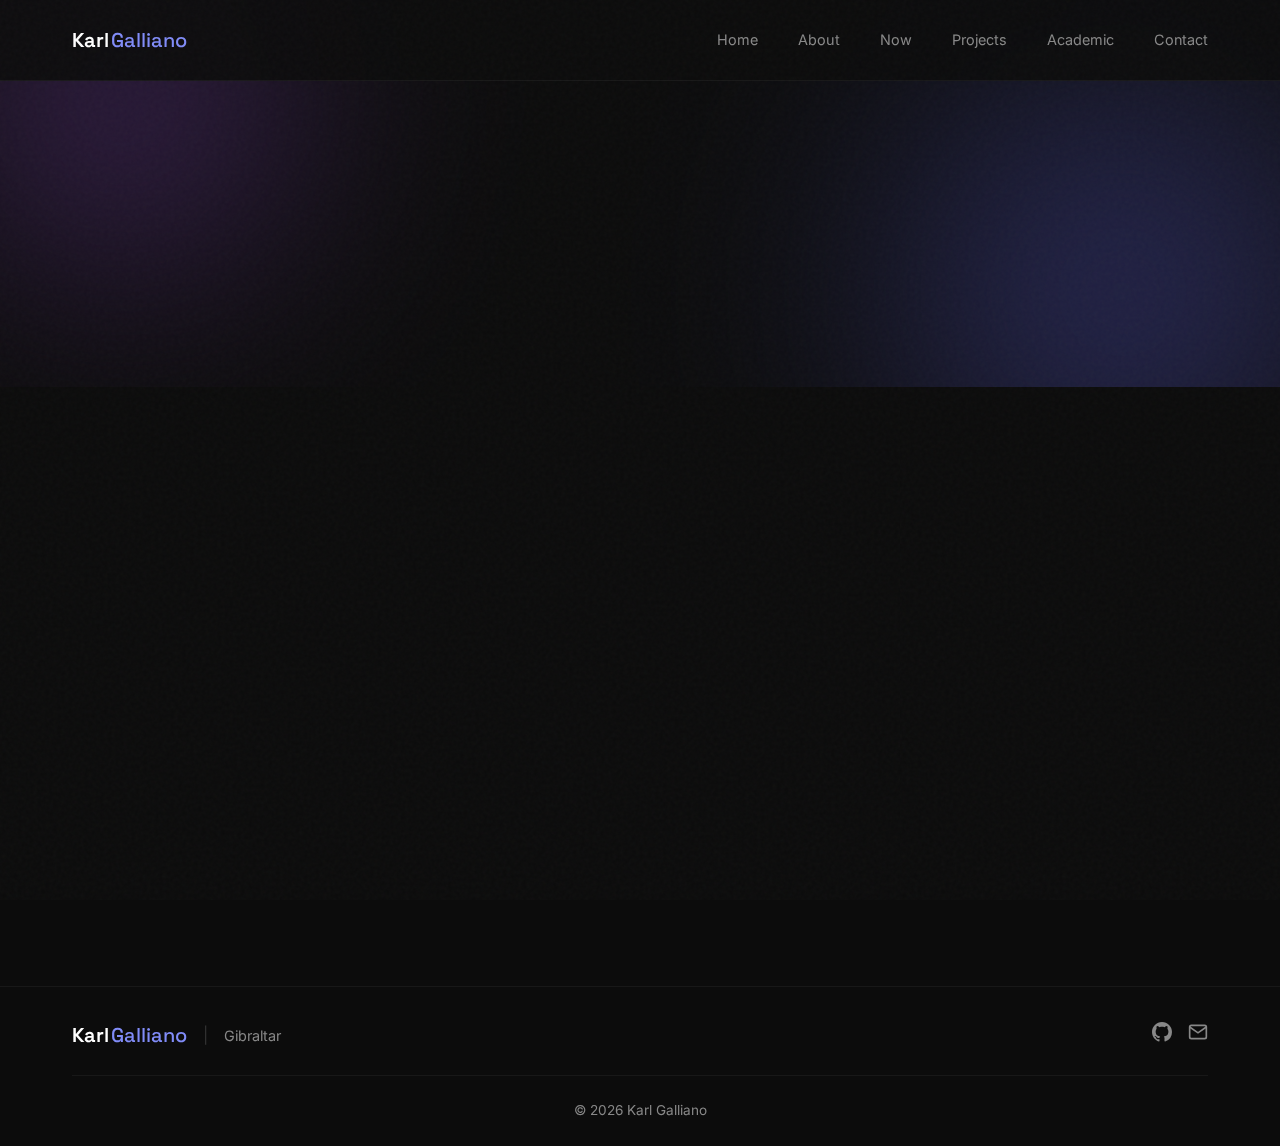
<file: articles.html>
<!DOCTYPE html>
<html lang="en">
<head>
    <meta charset="UTF-8">
    <meta name="viewport" content="width=device-width, initial-scale=1.0">
    <meta name="description" content="Articles by Karl Galliano - Thoughts on science, technology, and more.">
    <meta name="author" content="Karl Galliano">
    <title>Articles | Karl Galliano</title>
    <!-- 1. For Google Search & Android (High Priority) -->
    <link rel="icon" type="image/png" sizes="192x192" href="/assets/favicon-192.png">
    <link rel="icon" type="image/png" sizes="48x48" href="/assets/favicon-48.png">
    <!-- 2. Keep your SVG for modern browsers (Crisp scaling) -->
    <link rel="icon" type="image/svg+xml" href="/assets/favicon.svg">
    <!-- 3. For Apple Devices (iPhone/iPad home screen) -->
    <link rel="apple-touch-icon" sizes="180x180" href="/assets/favicon-192.png">
    <link rel="stylesheet" href="styles.css">
    <link rel="preconnect" href="https://fonts.googleapis.com">
    <link rel="preconnect" href="https://fonts.gstatic.com" crossorigin>
    <link href="https://fonts.googleapis.com/css2?family=Space+Grotesk:wght@300;400;500;600;700&family=Inter:wght@300;400;500;600&display=swap" rel="stylesheet">
</head>
<body>
    <div class="noise"></div>
    
    <header class="header scrolled">
        <nav class="nav container">
            <a href="index.html" class="logo">
                <span class="logo-first">Karl</span><span class="logo-second">Galliano</span>
            </a>
            <button class="mobile-menu-btn" aria-label="Toggle menu">
                <span></span>
                <span></span>
                <span></span>
            </button>
            <ul class="nav-links">
                <li><a href="index.html">Home</a></li>
                <li><a href="about.html">About</a></li>
                <li><a href="now.html">Now</a></li>
                <li><a href="projects.html">Projects</a></li>
                <li><a href="academic.html">Academic</a></li>
                <li><a href="contact.html">Contact</a></li>
            </ul>
        </nav>
    </header>

    <main>
        <!-- Page Header -->
        <section class="page-header">
            <div class="hero-bg">
                <div class="gradient-orb orb-1"></div>
                <div class="gradient-orb orb-2"></div>
            </div>
            <div class="container">
                <h1 class="page-title">Articles</h1>
                <p class="page-subtitle">Thoughts on science, technology, and more</p>
            </div>
        </section>

        <!-- Articles Section -->
        <section class="section articles-section">
            <div class="container">
                <div class="articles-placeholder">
                    <div class="placeholder-icon">
                        <svg width="64" height="64" viewBox="0 0 24 24" fill="none" stroke="currentColor" stroke-width="1.5">
                            <path d="M14 2H6a2 2 0 0 0-2 2v16a2 2 0 0 0 2 2h12a2 2 0 0 0 2-2V8z"/>
                            <polyline points="14 2 14 8 20 8"/>
                            <line x1="16" y1="13" x2="8" y2="13"/>
                            <line x1="16" y1="17" x2="8" y2="17"/>
                            <polyline points="10 9 9 9 8 9"/>
                        </svg>
                    </div>
                    <h2>Articles being written...</h2>
                    <p>I'm currently working on some articles about my experiences with app development, academic studies, and other topics. Check back soon!</p>
                </div>
            </div>
        </section>
    </main>

    <footer class="footer footer-compact">
        <div class="container">
            <div class="footer-simple">
                <div class="footer-brand-inline">
                    <a href="index.html" class="logo">
                        <span class="logo-first">Karl</span><span class="logo-second">Galliano</span>
                    </a>
                    <span class="footer-divider">|</span>
                    <span class="footer-location">Gibraltar</span>
                </div>
                <div class="footer-social-inline">
                    <a href="https://github.com/karlgalliano" target="_blank" rel="noopener noreferrer" aria-label="GitHub">
                        <svg width="20" height="20" viewBox="0 0 24 24" fill="currentColor">
                            <path d="M12 0C5.37 0 0 5.37 0 12c0 5.31 3.435 9.795 8.205 11.385.6.105.825-.255.825-.57 0-.285-.015-1.23-.015-2.235-3.015.555-3.795-.735-4.035-1.41-.135-.345-.72-1.41-1.23-1.695-.42-.225-1.02-.78-.015-.795.945-.015 1.62.87 1.845 1.23 1.08 1.815 2.805 1.305 3.495.99.105-.78.42-1.305.765-1.605-2.67-.3-5.46-1.335-5.46-5.925 0-1.305.465-2.385 1.23-3.225-.12-.3-.54-1.53.12-3.18 0 0 1.005-.315 3.3 1.23.96-.27 1.98-.405 3-.405s2.04.135 3 .405c2.295-1.56 3.3-1.23 3.3-1.23.66 1.65.24 2.88.12 3.18.765.84 1.23 1.905 1.23 3.225 0 4.605-2.805 5.625-5.475 5.925.435.375.81 1.095.81 2.22 0 1.605-.015 2.895-.015 3.3 0 .315.225.69.825.57A12.02 12.02 0 0024 12c0-6.63-5.37-12-12-12z"/>
                        </svg>
                    </a>
                    <a href="mailto:contact@karlgalliano.me" aria-label="Email">
                        <svg width="20" height="20" viewBox="0 0 24 24" fill="none" stroke="currentColor" stroke-width="2">
                            <path d="M4 4h16c1.1 0 2 .9 2 2v12c0 1.1-.9 2-2 2H4c-1.1 0-2-.9-2-2V6c0-1.1.9-2 2-2z"/>
                            <polyline points="22,6 12,13 2,6"/>
                        </svg>
                    </a>
                </div>
            </div>
            <div class="footer-bottom-compact">
                <p>&copy; 2026 Karl Galliano</p>
            </div>
        </div>
    </footer>

    <script src="script.js"></script>
</body>
</html>
</file>
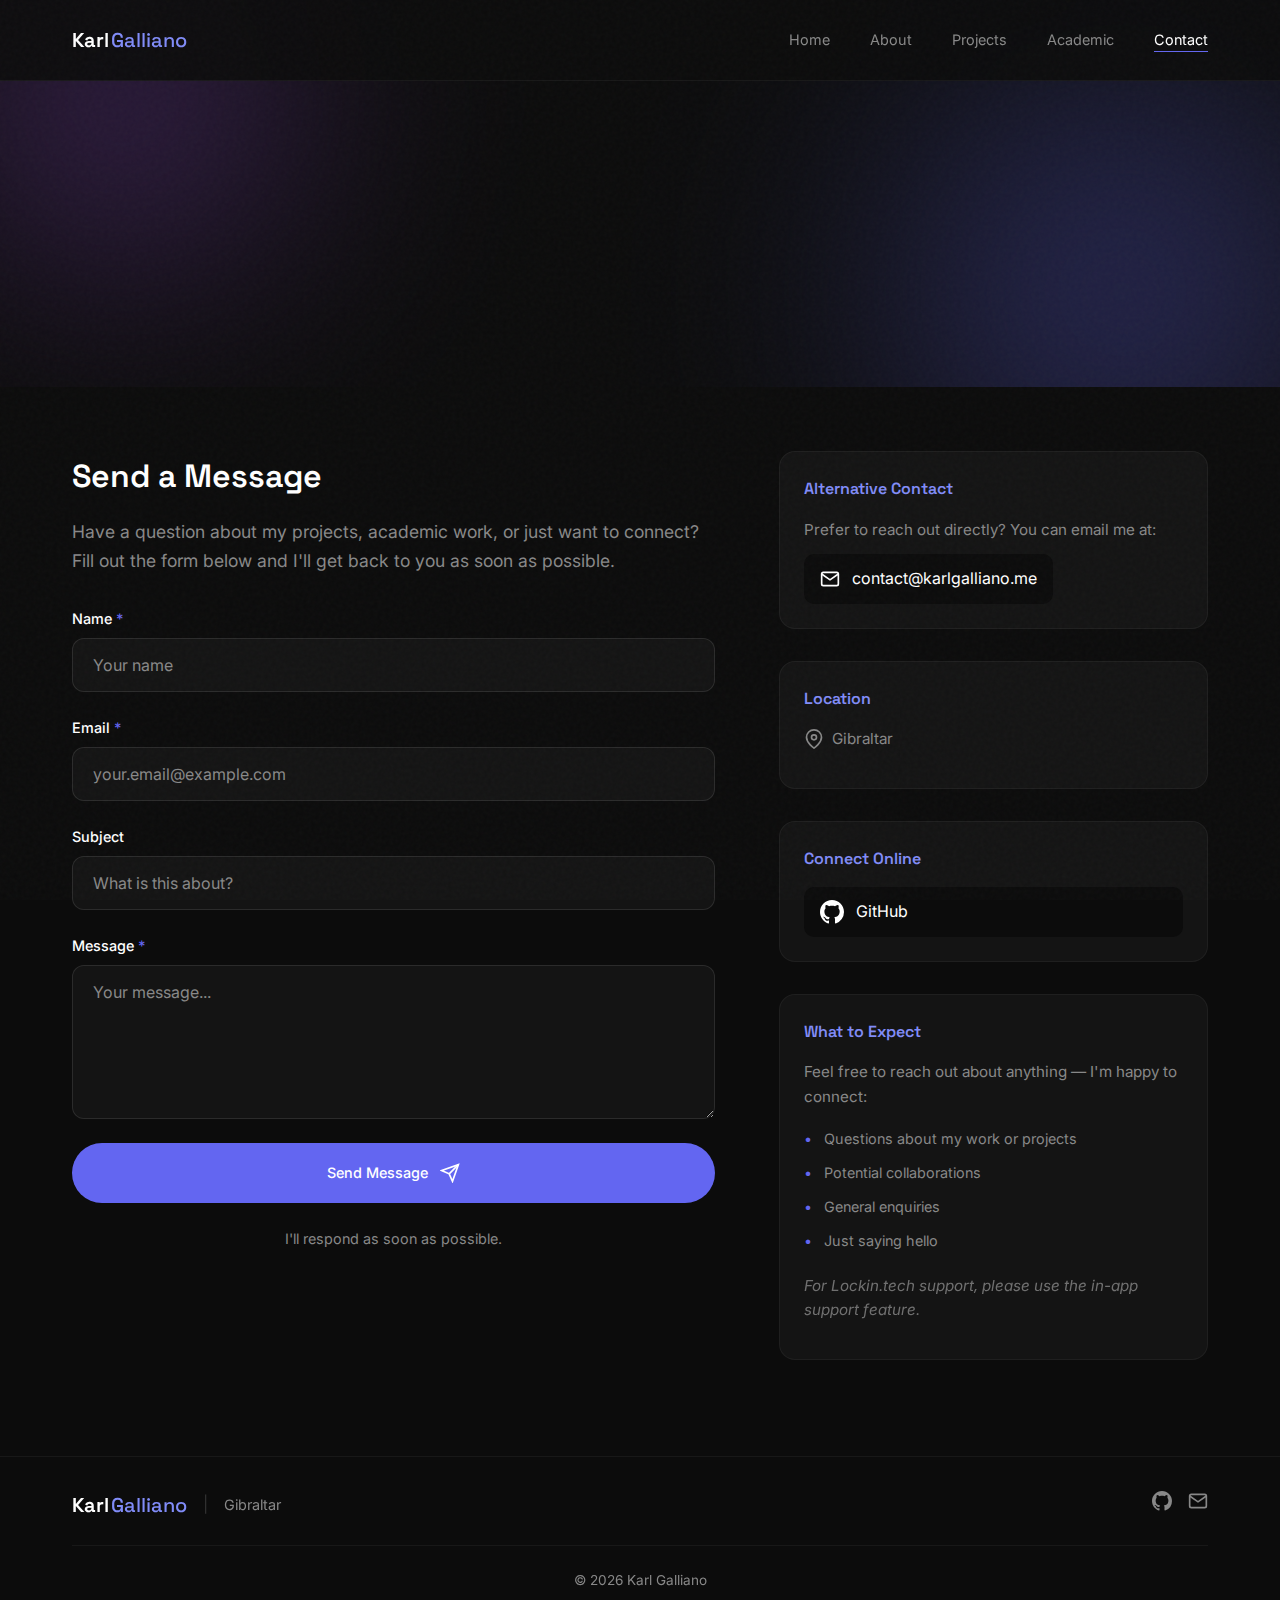
<file: contact.html>
<!DOCTYPE html>
<html lang="en">
<head>
    <meta charset="UTF-8">
    <meta name="viewport" content="width=device-width, initial-scale=1.0">
    <meta name="description" content="Contact Karl Galliano - Get in touch for collaborations, questions, or opportunities.">
    <meta name="author" content="Karl Galliano">
    
    <!-- Open Graph / Social Media -->
    <meta property="og:type" content="website">
    <meta property="og:url" content="https://karlgalliano.me/contact">
    <meta property="og:title" content="Contact | Karl Galliano">
    <meta property="og:description" content="Get in touch for collaborations, questions, or opportunities.">
    <meta property="og:image" content="https://karlgalliano.me/og-image.svg">
    <meta property="og:site_name" content="Karl Galliano">
    
    <!-- Twitter Card -->
    <meta name="twitter:card" content="summary_large_image">
    <meta name="twitter:title" content="Contact | Karl Galliano">
    <meta name="twitter:description" content="Get in touch for collaborations, questions, or opportunities.">
    <meta name="twitter:image" content="https://karlgalliano.me/og-image.svg">
    
    <link rel="canonical" href="https://karlgalliano.me/contact">
    
    <title>Contact | Karl Galliano</title>
    <link rel="icon" type="image/svg+xml" href="favicon.svg">
    <link rel="stylesheet" href="styles.css">
    <link rel="preconnect" href="https://fonts.googleapis.com">
    <link rel="preconnect" href="https://fonts.gstatic.com" crossorigin>
    <link href="https://fonts.googleapis.com/css2?family=Space+Grotesk:wght@300;400;500;600;700&family=Inter:wght@300;400;500;600&display=swap" rel="stylesheet">
</head>
<body>
    <div class="noise"></div>
    
    <header class="header scrolled">
        <nav class="nav container">
            <a href="index.html" class="logo">
                <span class="logo-first">Karl</span><span class="logo-second">Galliano</span>
            </a>
            <button class="mobile-menu-btn" aria-label="Toggle menu">
                <span></span>
                <span></span>
                <span></span>
            </button>
            <ul class="nav-links">
                <li><a href="index.html">Home</a></li>
                <li><a href="about.html">About</a></li>
                <li><a href="projects.html">Projects</a></li>
                <li><a href="academic.html">Academic</a></li>
                <li><a href="contact.html" class="active">Contact</a></li>
            </ul>
        </nav>
    </header>

    <main>
        <!-- Page Header -->
        <section class="page-header">
            <div class="hero-bg">
                <div class="gradient-orb orb-1"></div>
                <div class="gradient-orb orb-2"></div>
            </div>
            <div class="container">
                <h1 class="page-title">Contact</h1>
                <p class="page-subtitle">Let's connect and start a conversation</p>
            </div>
        </section>

        <!-- Contact Section -->
        <section class="section contact-section">
            <div class="container">
                <div class="contact-grid">
                    <!-- Contact Form -->
                    <div class="contact-form-container">
                        <h2>Send a Message</h2>
                        <p>Have a question about my projects, academic work, or just want to connect? Fill out the form below and I'll get back to you as soon as possible.</p>
                        
                        <form class="contact-form" action="https://formspree.io/f/mdadqjde" method="POST" id="contact-form">
                            <div class="form-group">
                                <label for="name">Name <span class="required">*</span></label>
                                <input type="text" id="name" name="name" required placeholder="Your name">
                            </div>
                            
                            <div class="form-group">
                                <label for="email">Email <span class="required">*</span></label>
                                <input type="email" id="email" name="email" required placeholder="your.email@example.com">
                            </div>
                            
                            <div class="form-group">
                                <label for="subject">Subject</label>
                                <input type="text" id="subject" name="subject" placeholder="What is this about?">
                            </div>
                            
                            <div class="form-group">
                                <label for="message">Message <span class="required">*</span></label>
                                <textarea id="message" name="message" rows="6" required placeholder="Your message..."></textarea>
                            </div>
                            
                            <button type="submit" class="btn btn-primary btn-submit">
                                <span>Send Message</span>
                                <svg width="20" height="20" viewBox="0 0 24 24" fill="none" stroke="currentColor" stroke-width="2">
                                    <line x1="22" y1="2" x2="11" y2="13"/>
                                    <polygon points="22 2 15 22 11 13 2 9 22 2"/>
                                </svg>
                            </button>
                            
                            <p class="form-note">I'll respond as soon as possible.</p>
                        </form>
                        
                        <!-- Form Success Message (hidden by default) -->
                        <div class="form-success" id="form-success" style="display: none;">
                            <div class="success-icon">
                                <svg width="48" height="48" viewBox="0 0 24 24" fill="none" stroke="currentColor" stroke-width="2">
                                    <path d="M22 11.08V12a10 10 0 1 1-5.93-9.14"/>
                                    <polyline points="22 4 12 14.01 9 11.01"/>
                                </svg>
                            </div>
                            <h3>Message Sent!</h3>
                            <p>Thank you for reaching out. I'll get back to you as soon as possible.</p>
                        </div>
                    </div>
                    
                    <!-- Contact Info -->
                    <div class="contact-info">
                        <div class="info-block">
                            <h3>Alternative Contact</h3>
                            <p>Prefer to reach out directly? You can email me at:</p>
                            <a href="mailto:contact@karlgalliano.me" class="email-link">
                                <svg width="20" height="20" viewBox="0 0 24 24" fill="none" stroke="currentColor" stroke-width="2">
                                    <path d="M4 4h16c1.1 0 2 .9 2 2v12c0 1.1-.9 2-2 2H4c-1.1 0-2-.9-2-2V6c0-1.1.9-2 2-2z"/>
                                    <polyline points="22,6 12,13 2,6"/>
                                </svg>
                                contact@karlgalliano.me
                            </a>
                        </div>
                        
                        <div class="info-block">
                            <h3>Location</h3>
                            <p class="location">
                                <svg width="20" height="20" viewBox="0 0 24 24" fill="none" stroke="currentColor" stroke-width="2">
                                    <path d="M21 10c0 7-9 13-9 13s-9-6-9-13a9 9 0 0 1 18 0z"/>
                                    <circle cx="12" cy="10" r="3"/>
                                </svg>
                                Gibraltar
                            </p>
                        </div>
                        
                        <div class="info-block">
                            <h3>Connect Online</h3>
                            <div class="social-links">
                                <a href="https://github.com/karlgalliano" target="_blank" rel="noopener noreferrer" class="social-link">
                                    <svg width="24" height="24" viewBox="0 0 24 24" fill="currentColor">
                                        <path d="M12 0C5.37 0 0 5.37 0 12c0 5.31 3.435 9.795 8.205 11.385.6.105.825-.255.825-.57 0-.285-.015-1.23-.015-2.235-3.015.555-3.795-.735-4.035-1.41-.135-.345-.72-1.41-1.23-1.695-.42-.225-1.02-.78-.015-.795.945-.015 1.62.87 1.845 1.23 1.08 1.815 2.805 1.305 3.495.99.105-.78.42-1.305.765-1.605-2.67-.3-5.46-1.335-5.46-5.925 0-1.305.465-2.385 1.23-3.225-.12-.3-.54-1.53.12-3.18 0 0 1.005-.315 3.3 1.23.96-.27 1.98-.405 3-.405s2.04.135 3 .405c2.295-1.56 3.3-1.23 3.3-1.23.66 1.65.24 2.88.12 3.18.765.84 1.23 1.905 1.23 3.225 0 4.605-2.805 5.625-5.475 5.925.435.375.81 1.095.81 2.22 0 1.605-.015 2.895-.015 3.3 0 .315.225.69.825.57A12.02 12.02 0 0024 12c0-6.63-5.37-12-12-12z"/>
                                    </svg>
                                    <span>GitHub</span>
                                </a>
                            </div>
                        </div>
                        
                        <div class="info-block contact-note">
                            <h3>What to Expect</h3>
                            <p>Feel free to reach out about anything — I'm happy to connect:</p>
                            <ul>
                                <li>Questions about my work or projects</li>
                                <li>Potential collaborations</li>
                                <li>General enquiries</li>
                                <li>Just saying hello</li>
                            </ul>
                            <p class="note-small">For Lockin.tech support, please use the in-app support feature.</p>
                        </div>
                    </div>
                </div>
            </div>
        </section>
    </main>

    <footer class="footer footer-compact">
        <div class="container">
            <div class="footer-simple">
                <div class="footer-brand-inline">
                    <a href="index.html" class="logo">
                        <span class="logo-first">Karl</span><span class="logo-second">Galliano</span>
                    </a>
                    <span class="footer-divider">|</span>
                    <span class="footer-location">Gibraltar</span>
                </div>
                <div class="footer-social-inline">
                    <a href="https://github.com/karlgalliano" target="_blank" rel="noopener noreferrer" aria-label="GitHub">
                        <svg width="20" height="20" viewBox="0 0 24 24" fill="currentColor">
                            <path d="M12 0C5.37 0 0 5.37 0 12c0 5.31 3.435 9.795 8.205 11.385.6.105.825-.255.825-.57 0-.285-.015-1.23-.015-2.235-3.015.555-3.795-.735-4.035-1.41-.135-.345-.72-1.41-1.23-1.695-.42-.225-1.02-.78-.015-.795.945-.015 1.62.87 1.845 1.23 1.08 1.815 2.805 1.305 3.495.99.105-.78.42-1.305.765-1.605-2.67-.3-5.46-1.335-5.46-5.925 0-1.305.465-2.385 1.23-3.225-.12-.3-.54-1.53.12-3.18 0 0 1.005-.315 3.3 1.23.96-.27 1.98-.405 3-.405s2.04.135 3 .405c2.295-1.56 3.3-1.23 3.3-1.23.66 1.65.24 2.88.12 3.18.765.84 1.23 1.905 1.23 3.225 0 4.605-2.805 5.625-5.475 5.925.435.375.81 1.095.81 2.22 0 1.605-.015 2.895-.015 3.3 0 .315.225.69.825.57A12.02 12.02 0 0024 12c0-6.63-5.37-12-12-12z"/>
                        </svg>
                    </a>
                    <a href="mailto:contact@karlgalliano.me" aria-label="Email">
                        <svg width="20" height="20" viewBox="0 0 24 24" fill="none" stroke="currentColor" stroke-width="2">
                            <path d="M4 4h16c1.1 0 2 .9 2 2v12c0 1.1-.9 2-2 2H4c-1.1 0-2-.9-2-2V6c0-1.1.9-2 2-2z"/>
                            <polyline points="22,6 12,13 2,6"/>
                        </svg>
                    </a>
                </div>
            </div>
            <div class="footer-bottom-compact">
                <p>&copy; 2026 Karl Galliano</p>
            </div>
        </div>
    </footer>

    <script src="script.js"></script>
</body>
</html>
</file>
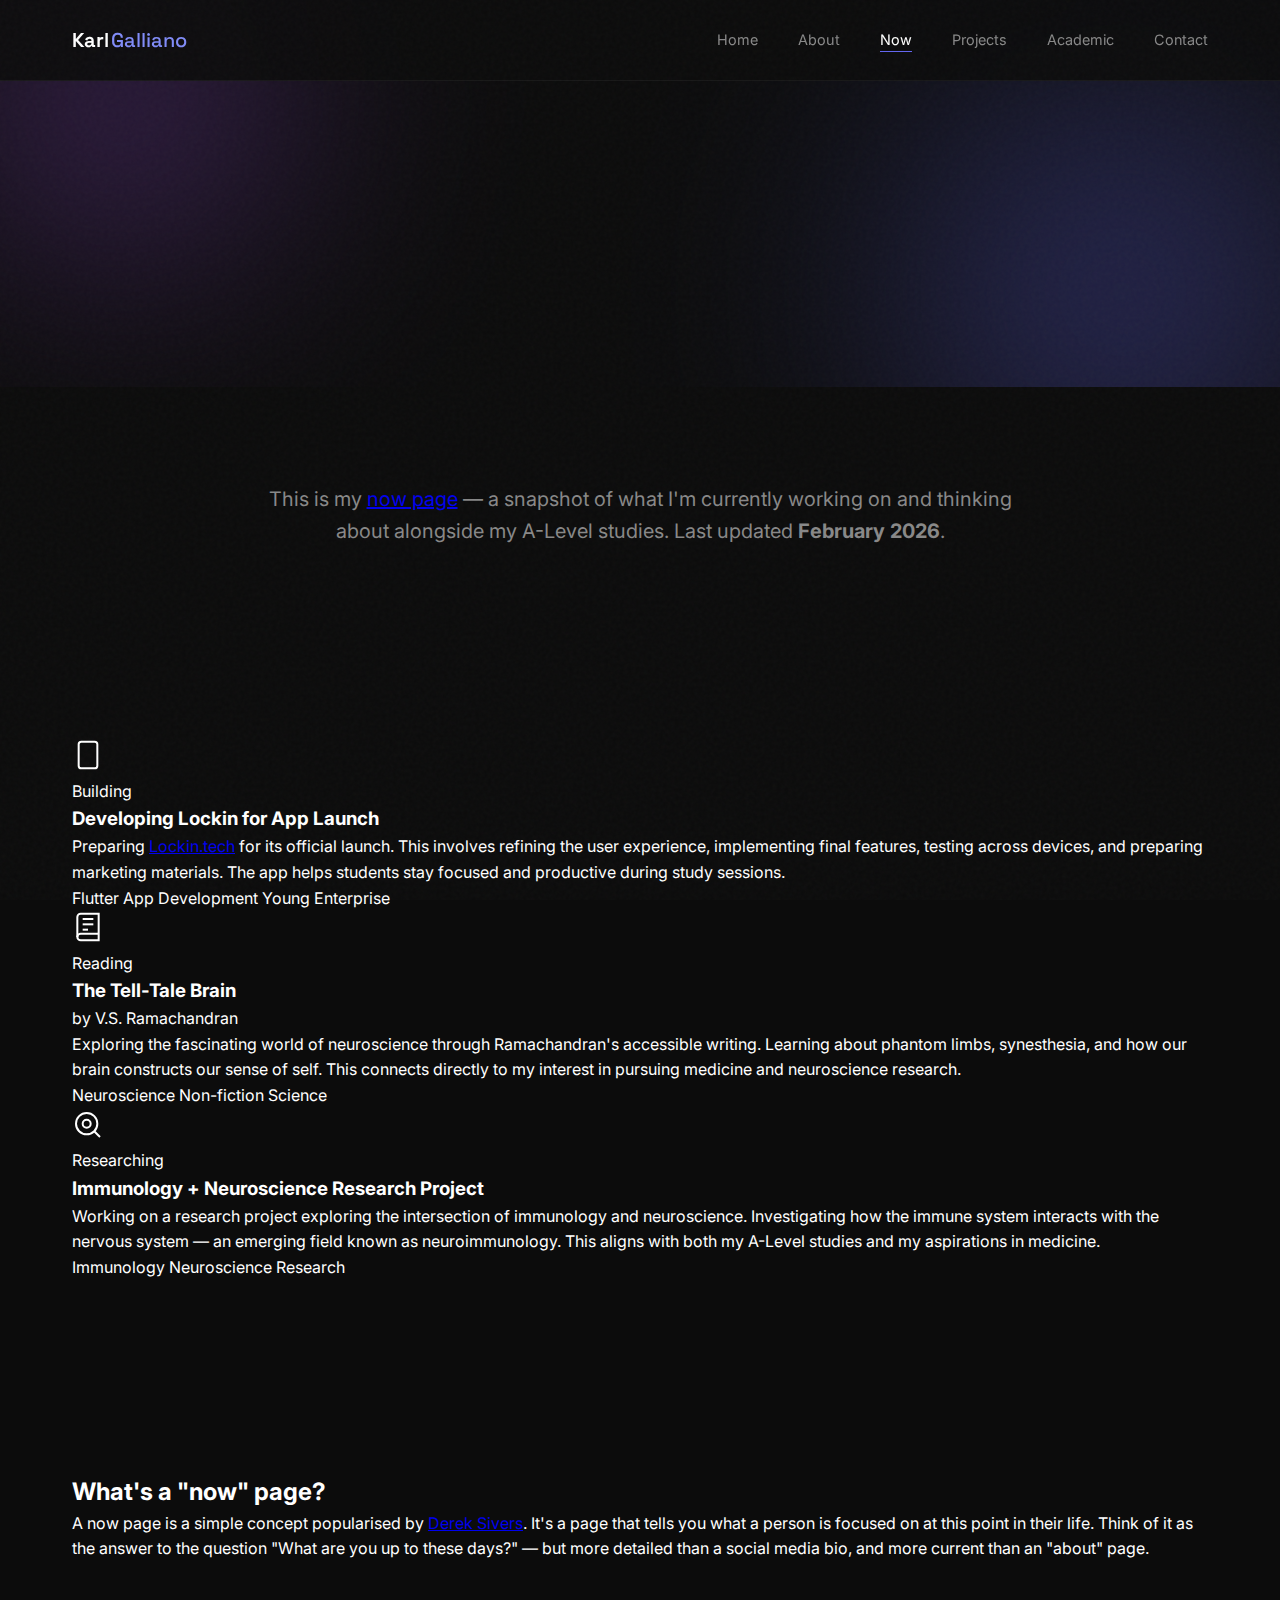
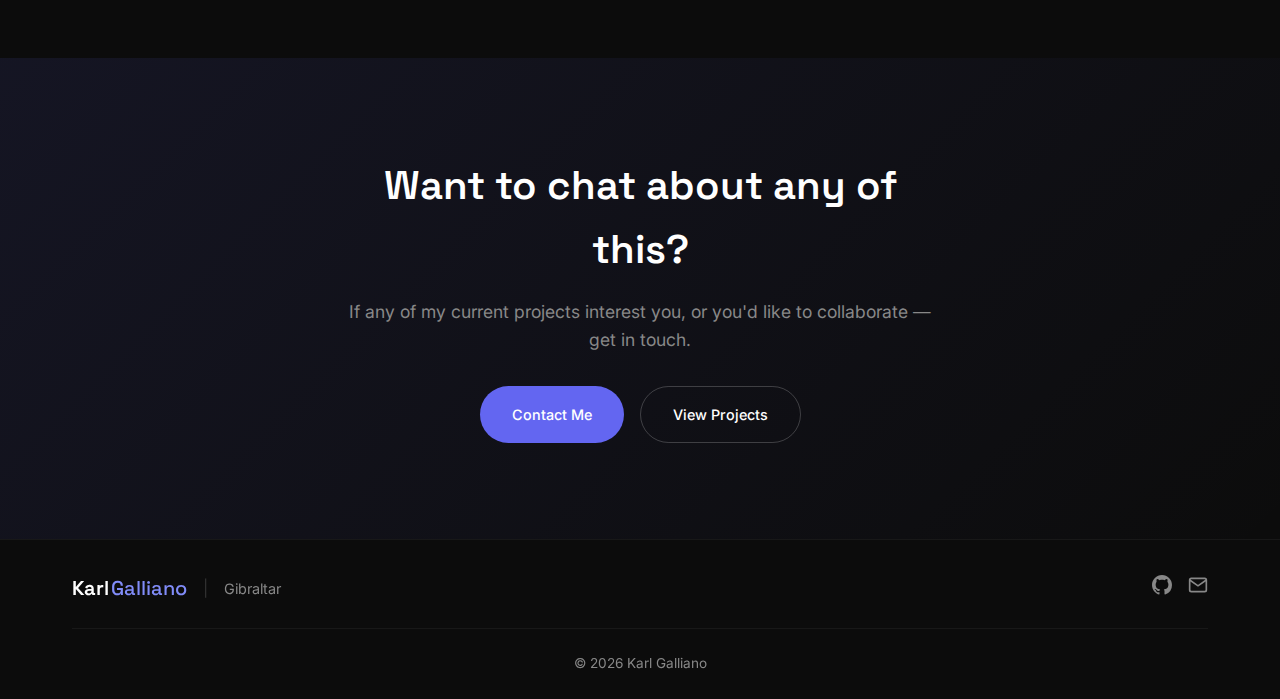
<file: now.html>
<!DOCTYPE html>
<html lang="en">
<head>
    <meta charset="UTF-8">
    <meta name="viewport" content="width=device-width, initial-scale=1.0">
    <meta name="description" content="What Karl Galliano is currently working on - Projects, reading, and research.">
    <meta name="author" content="Karl Galliano">
    
    <!-- Open Graph / Social Media -->
    <meta property="og:type" content="website">
    <meta property="og:url" content="https://karlgalliano.me/now">
    <meta property="og:title" content="Now | Karl Galliano">
    <meta property="og:description" content="What I'm currently working on - Projects, reading, and research.">
    <meta property="og:image" content="https://karlgalliano.me/assets/og-image.png">
    <meta property="og:site_name" content="Karl Galliano">
    
    <!-- Twitter Card -->
    <meta name="twitter:card" content="summary_large_image">
    <meta name="twitter:title" content="Now | Karl Galliano">
    <meta name="twitter:description" content="What I'm currently working on - Projects, reading, and research.">
    <meta name="twitter:image" content="https://karlgalliano.me/assets/og-image.png">
    
    <link rel="canonical" href="https://karlgalliano.me/now">
    
    <title>Now | Karl Galliano</title>
    <!-- 1. For Google Search & Android (High Priority) -->
    <link rel="icon" type="image/png" sizes="192x192" href="/assets/favicon-192.png">
    <link rel="icon" type="image/png" sizes="48x48" href="/assets/favicon-48.png">
    <!-- 2. Keep your SVG for modern browsers (Crisp scaling) -->
    <link rel="icon" type="image/svg+xml" href="/assets/favicon.svg">
    <!-- 3. For Apple Devices (iPhone/iPad home screen) -->
    <link rel="apple-touch-icon" sizes="180x180" href="/assets/favicon-192.png">
    <link rel="stylesheet" href="styles.css">
    <link rel="preconnect" href="https://fonts.googleapis.com">
    <link rel="preconnect" href="https://fonts.gstatic.com" crossorigin>
    <link href="https://fonts.googleapis.com/css2?family=Space+Grotesk:wght@300;400;500;600;700&family=Inter:wght@300;400;500;600&display=swap" rel="stylesheet">
</head>
<body>
    <div class="noise"></div>
    
    <header class="header scrolled">
        <nav class="nav container">
            <a href="index.html" class="logo">
                <span class="logo-first">Karl</span><span class="logo-second">Galliano</span>
            </a>
            <button class="mobile-menu-btn" aria-label="Toggle menu">
                <span></span>
                <span></span>
                <span></span>
            </button>
            <ul class="nav-links">
                <li><a href="index.html">Home</a></li>
                <li><a href="about.html">About</a></li>
                <li><a href="now.html" class="active">Now</a></li>
                <li><a href="projects.html">Projects</a></li>
                <li><a href="academic.html">Academic</a></li>
                <li><a href="contact.html">Contact</a></li>
            </ul>
        </nav>
    </header>

    <main>
        <!-- Page Header -->
        <section class="page-header">
            <div class="hero-bg">
                <div class="gradient-orb orb-1"></div>
                <div class="gradient-orb orb-2"></div>
            </div>
            <div class="container">
                <h1 class="page-title">Now</h1>
                <p class="page-subtitle">What I'm currently focused on</p>
            </div>
        </section>

        <!-- Now Introduction -->
        <section class="section now-intro">
            <div class="container">
                <div class="now-intro-content">
                    <p class="intro-text">This is my <a href="https://nownownow.com/about" target="_blank" rel="noopener noreferrer">now page</a> — a snapshot of what I'm currently working on and thinking about alongside my A-Level studies. Last updated <strong>February 2026</strong>.</p>
                </div>
            </div>
        </section>

        <!-- Current Focus Section -->
        <section class="section now-activities">
            <div class="container">
                <div class="now-grid">
                    <!-- Building -->
                    <div class="now-card building">
                        <div class="now-card-header">
                            <div class="now-icon">
                                <svg width="32" height="32" viewBox="0 0 24 24" fill="none" stroke="currentColor" stroke-width="1.5">
                                    <rect x="5" y="2" width="14" height="20" rx="2" ry="2"/>
                                    <line x1="12" y1="18" x2="12.01" y2="18"/>
                                </svg>
                            </div>
                            <span class="now-category">Building</span>
                        </div>
                        <h3>Developing Lockin for App Launch</h3>
                        <p>Preparing <a href="projects/project-lockin.html">Lockin.tech</a> for its official launch. This involves refining the user experience, implementing final features, testing across devices, and preparing marketing materials. The app helps students stay focused and productive during study sessions.</p>
                        <div class="now-tags">
                            <span class="now-tag">Flutter</span>
                            <span class="now-tag">App Development</span>
                            <span class="now-tag">Young Enterprise</span>
                        </div>
                    </div>

                    <!-- Reading -->
                    <div class="now-card reading">
                        <div class="now-card-header">
                            <div class="now-icon">
                                <svg width="32" height="32" viewBox="0 0 24 24" fill="none" stroke="currentColor" stroke-width="1.5">
                                    <path d="M4 19.5A2.5 2.5 0 0 1 6.5 17H20"/>
                                    <path d="M6.5 2H20v20H6.5A2.5 2.5 0 0 1 4 19.5v-15A2.5 2.5 0 0 1 6.5 2z"/>
                                    <line x1="8" y1="6" x2="16" y2="6"/>
                                    <line x1="8" y1="10" x2="16" y2="10"/>
                                    <line x1="8" y1="14" x2="12" y2="14"/>
                                </svg>
                            </div>
                            <span class="now-category">Reading</span>
                        </div>
                        <h3>The Tell-Tale Brain</h3>
                        <p class="book-author">by V.S. Ramachandran</p>
                        <p>Exploring the fascinating world of neuroscience through Ramachandran's accessible writing. Learning about phantom limbs, synesthesia, and how our brain constructs our sense of self. This connects directly to my interest in pursuing medicine and neuroscience research.</p>
                        <div class="now-tags">
                            <span class="now-tag">Neuroscience</span>
                            <span class="now-tag">Non-fiction</span>
                            <span class="now-tag">Science</span>
                        </div>
                    </div>

                    <!-- Research -->
                    <div class="now-card research">
                        <div class="now-card-header">
                            <div class="now-icon">
                                <svg width="32" height="32" viewBox="0 0 24 24" fill="none" stroke="currentColor" stroke-width="1.5">
                                    <circle cx="11" cy="11" r="8"/>
                                    <line x1="21" y1="21" x2="16.65" y2="16.65"/>
                                    <circle cx="11" cy="11" r="3"/>
                                </svg>
                            </div>
                            <span class="now-category">Researching</span>
                        </div>
                        <h3>Immunology + Neuroscience Research Project</h3>
                        <p>Working on a research project exploring the intersection of immunology and neuroscience. Investigating how the immune system interacts with the nervous system — an emerging field known as neuroimmunology. This aligns with both my A-Level studies and my aspirations in medicine.</p>
                        <div class="now-tags">
                            <span class="now-tag">Immunology</span>
                            <span class="now-tag">Neuroscience</span>
                            <span class="now-tag">Research</span>
                        </div>
                    </div>
                </div>
            </div>
        </section>

        <!-- What's a Now Page -->
        <section class="section now-explanation">
            <div class="container">
                <div class="explanation-content">
                    <h2>What's a "now" page?</h2>
                    <p>A now page is a simple concept popularised by <a href="https://sivers.org/now" target="_blank" rel="noopener noreferrer">Derek Sivers</a>. It's a page that tells you what a person is focused on at this point in their life. Think of it as the answer to the question "What are you up to these days?" — but more detailed than a social media bio, and more current than an "about" page.</p>
                </div>
            </div>
        </section>

        <!-- CTA Section -->
        <section class="section cta-section">
            <div class="container">
                <div class="cta-content">
                    <h2>Want to chat about any of this?</h2>
                    <p>If any of my current projects interest you, or you'd like to collaborate — get in touch.</p>
                    <div class="cta-buttons">
                        <a href="contact.html" class="btn btn-primary">Contact Me</a>
                        <a href="projects.html" class="btn btn-ghost">View Projects</a>
                    </div>
                </div>
            </div>
        </section>
    </main>

    <footer class="footer footer-compact">
        <div class="container">
            <div class="footer-simple">
                <div class="footer-brand-inline">
                    <a href="index.html" class="logo">
                        <span class="logo-first">Karl</span><span class="logo-second">Galliano</span>
                    </a>
                    <span class="footer-divider">|</span>
                    <span class="footer-location">Gibraltar</span>
                </div>
                <div class="footer-social-inline">
                    <a href="https://github.com/karlgalliano" target="_blank" rel="noopener noreferrer" aria-label="GitHub">
                        <svg width="20" height="20" viewBox="0 0 24 24" fill="currentColor">
                            <path d="M12 0C5.37 0 0 5.37 0 12c0 5.31 3.435 9.795 8.205 11.385.6.105.825-.255.825-.57 0-.285-.015-1.23-.015-2.235-3.015.555-3.795-.735-4.035-1.41-.135-.345-.72-1.41-1.23-1.695-.42-.225-1.02-.78-.015-.795.945-.015 1.62.87 1.845 1.23 1.08 1.815 2.805 1.305 3.495.99.105-.78.42-1.305.765-1.605-2.67-.3-5.46-1.335-5.46-5.925 0-1.305.465-2.385 1.23-3.225-.12-.3-.54-1.53.12-3.18 0 0 1.005-.315 3.3 1.23.96-.27 1.98-.405 3-.405s2.04.135 3 .405c2.295-1.56 3.3-1.23 3.3-1.23.66 1.65.24 2.88.12 3.18.765.84 1.23 1.905 1.23 3.225 0 4.605-2.805 5.625-5.475 5.925.435.375.81 1.095.81 2.22 0 1.605-.015 2.895-.015 3.3 0 .315.225.69.825.57A12.02 12.02 0 0024 12c0-6.63-5.37-12-12-12z"/>
                        </svg>
                    </a>
                    <a href="mailto:contact@karlgalliano.me" aria-label="Email">
                        <svg width="20" height="20" viewBox="0 0 24 24" fill="none" stroke="currentColor" stroke-width="2">
                            <path d="M4 4h16c1.1 0 2 .9 2 2v12c0 1.1-.9 2-2 2H4c-1.1 0-2-.9-2-2V6c0-1.1.9-2 2-2z"/>
                            <polyline points="22,6 12,13 2,6"/>
                        </svg>
                    </a>
                </div>
            </div>
            <div class="footer-bottom-compact">
                <p>&copy; 2026 Karl Galliano</p>
            </div>
        </div>
    </footer>

    <script src="script.js"></script>
</body>
</html>
</file>
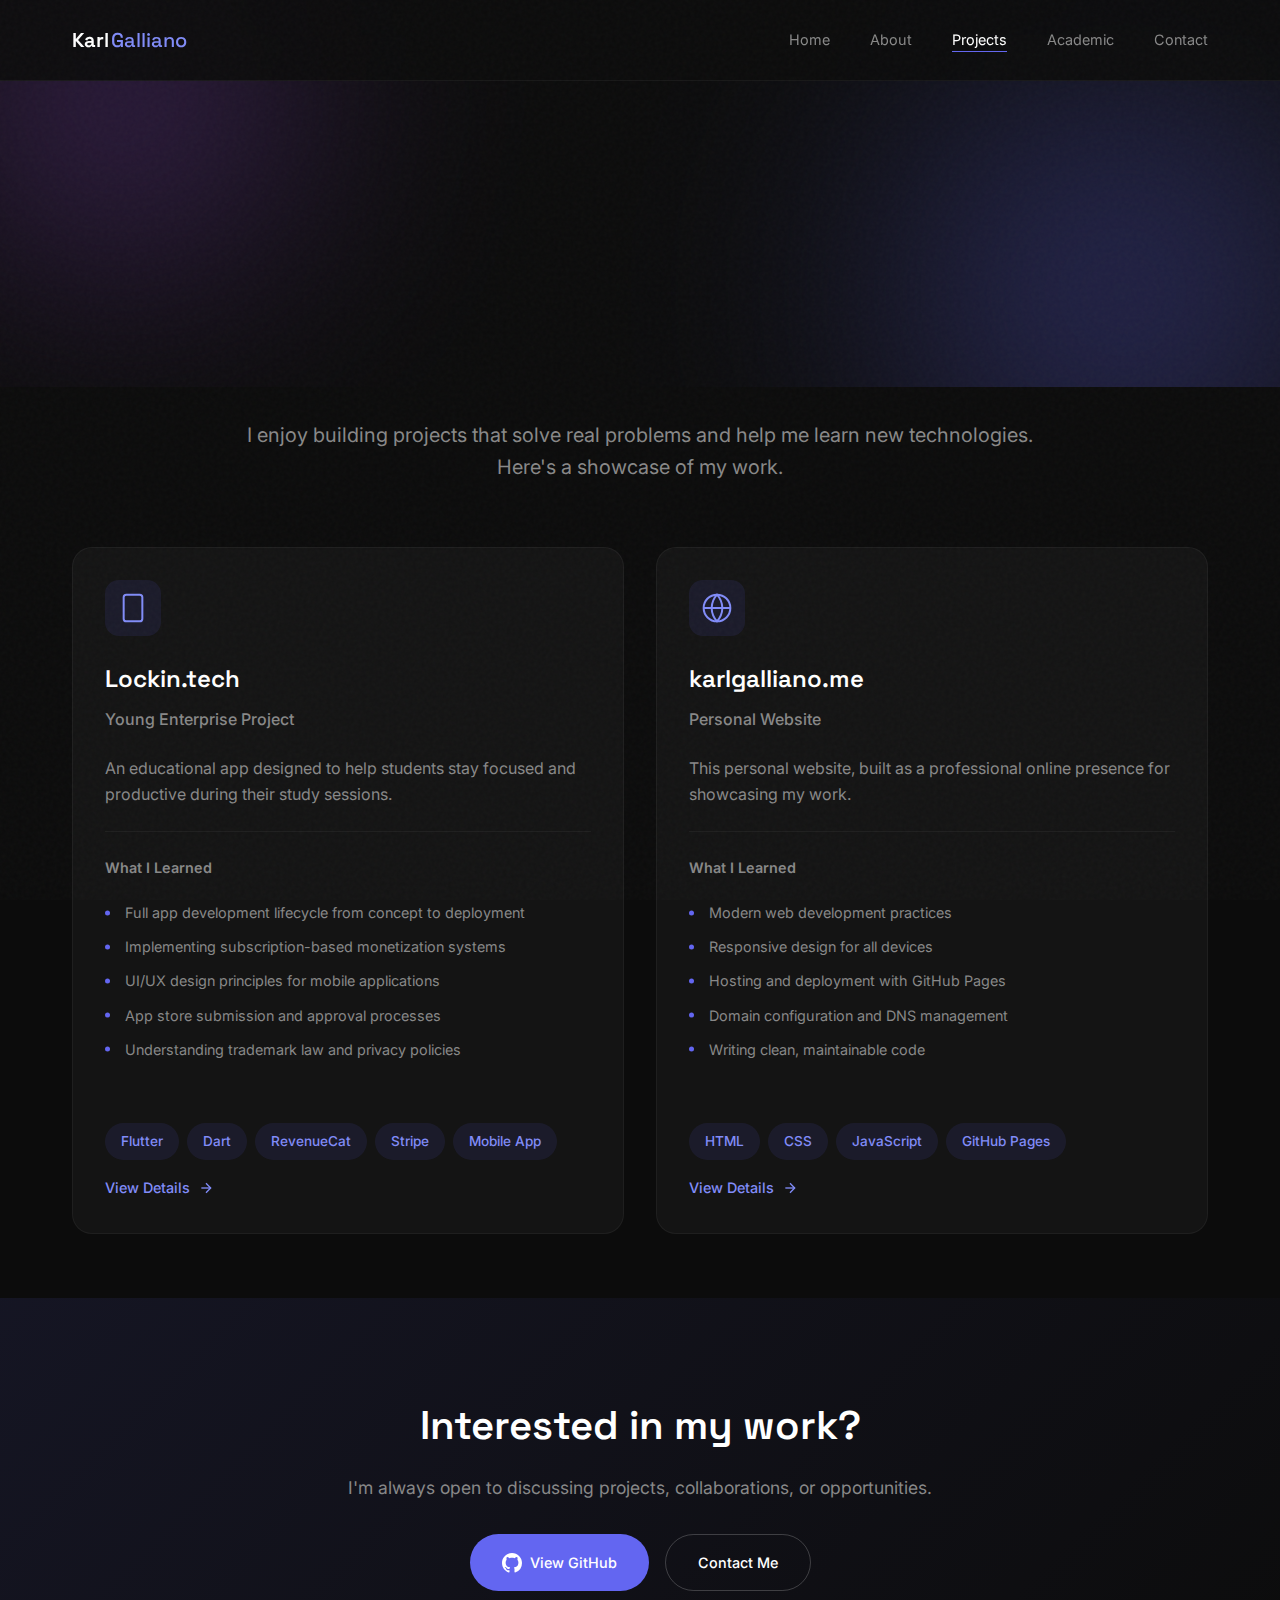
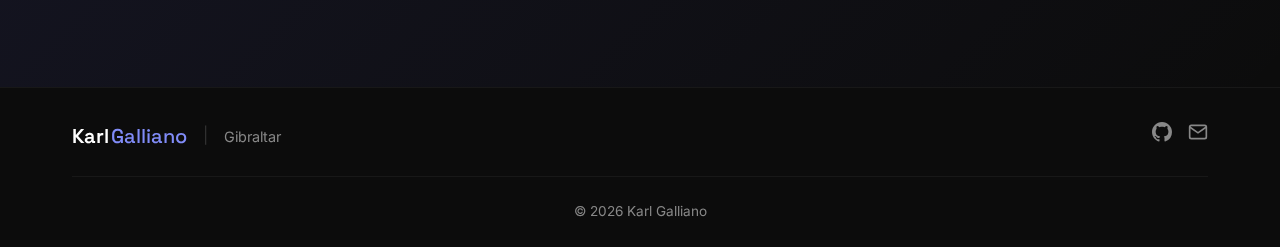
<file: projects.html>
<!DOCTYPE html>
<html lang="en">
<head>
    <meta charset="UTF-8">
    <meta name="viewport" content="width=device-width, initial-scale=1.0">
    <meta name="description" content="Projects by Karl Galliano - Explore my app development work including Lockin.tech, personal website, and more.">
    <meta name="author" content="Karl Galliano">
    
    <!-- Open Graph / Social Media -->
    <meta property="og:type" content="website">
    <meta property="og:url" content="https://karlgalliano.me/projects">
    <meta property="og:title" content="Projects | Karl Galliano">
    <meta property="og:description" content="Explore my app development work including Lockin.tech, personal website, and more.">
    <meta property="og:image" content="https://karlgalliano.me/og-image.svg">
    <meta property="og:site_name" content="Karl Galliano">
    
    <!-- Twitter Card -->
    <meta name="twitter:card" content="summary_large_image">
    <meta name="twitter:title" content="Projects | Karl Galliano">
    <meta name="twitter:description" content="Explore my app development work including Lockin.tech, personal website, and more.">
    <meta name="twitter:image" content="https://karlgalliano.me/og-image.svg">
    
    <link rel="canonical" href="https://karlgalliano.me/projects">
    
    <title>Projects | Karl Galliano</title>
    <link rel="icon" type="image/svg+xml" href="favicon.svg">
    <link rel="stylesheet" href="styles.css">
    <link rel="preconnect" href="https://fonts.googleapis.com">
    <link rel="preconnect" href="https://fonts.gstatic.com" crossorigin>
    <link href="https://fonts.googleapis.com/css2?family=Space+Grotesk:wght@300;400;500;600;700&family=Inter:wght@300;400;500;600&display=swap" rel="stylesheet">
</head>
<body>
    <div class="noise"></div>
    
    <header class="header scrolled">
        <nav class="nav container">
            <a href="index.html" class="logo">
                <span class="logo-first">Karl</span><span class="logo-second">Galliano</span>
            </a>
            <button class="mobile-menu-btn" aria-label="Toggle menu">
                <span></span>
                <span></span>
                <span></span>
            </button>
            <ul class="nav-links">
                <li><a href="index.html">Home</a></li>
                <li><a href="about.html">About</a></li>
                <li><a href="projects.html" class="active">Projects</a></li>
                <li><a href="academic.html">Academic</a></li>
                <li><a href="contact.html">Contact</a></li>
            </ul>
        </nav>
    </header>

    <main>
        <!-- Page Header -->
        <section class="page-header">
            <div class="hero-bg">
                <div class="gradient-orb orb-1"></div>
                <div class="gradient-orb orb-2"></div>
            </div>
            <div class="container">
                <h1 class="page-title">Projects</h1>
                <p class="page-subtitle">Apps, websites, and technical work I've built</p>
            </div>
        </section>

        <!-- Introduction -->
        <section class="section projects-intro">
            <div class="container">
                <p class="intro-text">I enjoy building projects that solve real problems and help me learn new technologies. Here's a showcase of my work.</p>
            </div>
        </section>

        <!-- Projects Grid -->
        <section class="section all-projects">
            <div class="container">
                <div class="projects-grid-simple">
                    <!-- Lockin.tech -->
                    <div class="project-card-large">
                        <div class="project-card-icon">
                            <svg width="32" height="32" viewBox="0 0 24 24" fill="none" stroke="currentColor" stroke-width="1.5">
                                <rect x="5" y="2" width="14" height="20" rx="2" ry="2"/>
                                <line x1="12" y1="18" x2="12.01" y2="18"/>
                            </svg>
                        </div>
                        <h3>Lockin.tech</h3>
                        <p class="project-context">Young Enterprise Project</p>
                        <p>An educational app designed to help students stay focused and productive during their study sessions.</p>
                        
                        <div class="project-learnings">
                            <h4>What I Learned</h4>
                            <ul>
                                <li>Full app development lifecycle from concept to deployment</li>
                                <li>Implementing subscription-based monetization systems</li>
                                <li>UI/UX design principles for mobile applications</li>
                                <li>App store submission and approval processes</li>
                                <li>Understanding trademark law and privacy policies</li>
                            </ul>
                        </div>
                        
                        <div class="project-tags">
                            <span class="tag">Flutter</span>
                            <span class="tag">Dart</span>
                            <span class="tag">RevenueCat</span>
                            <span class="tag">Stripe</span>
                            <span class="tag">Mobile App</span>
                        </div>
                        
                        <a href="projects/project-lockin.html" class="project-link">
                            View Details
                            <svg width="16" height="16" viewBox="0 0 24 24" fill="none" stroke="currentColor" stroke-width="2">
                                <line x1="5" y1="12" x2="19" y2="12"/>
                                <polyline points="12 5 19 12 12 19"/>
                            </svg>
                        </a>
                    </div>

                    <!-- Personal Website -->
                    <div class="project-card-large">
                        <div class="project-card-icon">
                            <svg width="32" height="32" viewBox="0 0 24 24" fill="none" stroke="currentColor" stroke-width="1.5">
                                <circle cx="12" cy="12" r="10"/>
                                <line x1="2" y1="12" x2="22" y2="12"/>
                                <path d="M12 2a15.3 15.3 0 0 1 4 10 15.3 15.3 0 0 1-4 10 15.3 15.3 0 0 1-4-10 15.3 15.3 0 0 1 4-10z"/>
                            </svg>
                        </div>
                        <h3>karlgalliano.me</h3>
                        <p class="project-context">Personal Website</p>
                        <p>This personal website, built as a professional online presence for showcasing my work.</p>
                        
                        <div class="project-learnings">
                            <h4>What I Learned</h4>
                            <ul>
                                <li>Modern web development practices</li>
                                <li>Responsive design for all devices</li>
                                <li>Hosting and deployment with GitHub Pages</li>
                                <li>Domain configuration and DNS management</li>
                                <li>Writing clean, maintainable code</li>
                            </ul>
                        </div>
                        
                        <div class="project-tags">
                            <span class="tag">HTML</span>
                            <span class="tag">CSS</span>
                            <span class="tag">JavaScript</span>
                            <span class="tag">GitHub Pages</span>
                        </div>
                        
                        <a href="projects/project-website.html" class="project-link">
                            View Details
                            <svg width="16" height="16" viewBox="0 0 24 24" fill="none" stroke="currentColor" stroke-width="2">
                                <line x1="5" y1="12" x2="19" y2="12"/>
                                <polyline points="12 5 19 12 12 19"/>
                            </svg>
                        </a>
                    </div>
                </div>
            </div>
        </section>

        <!-- CTA Section -->
        <section class="section cta-section">
            <div class="container">
                <div class="cta-content">
                    <h2>Interested in my work?</h2>
                    <p>I'm always open to discussing projects, collaborations, or opportunities.</p>
                    <div class="cta-buttons">
                        <a href="https://github.com/karlgalliano" target="_blank" rel="noopener noreferrer" class="btn btn-primary">
                            <svg width="20" height="20" viewBox="0 0 24 24" fill="currentColor" style="margin-right: 8px;">
                                <path d="M12 0C5.37 0 0 5.37 0 12c0 5.31 3.435 9.795 8.205 11.385.6.105.825-.255.825-.57 0-.285-.015-1.23-.015-2.235-3.015.555-3.795-.735-4.035-1.41-.135-.345-.72-1.41-1.23-1.695-.42-.225-1.02-.78-.015-.795.945-.015 1.62.87 1.845 1.23 1.08 1.815 2.805 1.305 3.495.99.105-.78.42-1.305.765-1.605-2.67-.3-5.46-1.335-5.46-5.925 0-1.305.465-2.385 1.23-3.225-.12-.3-.54-1.53.12-3.18 0 0 1.005-.315 3.3 1.23.96-.27 1.98-.405 3-.405s2.04.135 3 .405c2.295-1.56 3.3-1.23 3.3-1.23.66 1.65.24 2.88.12 3.18.765.84 1.23 1.905 1.23 3.225 0 4.605-2.805 5.625-5.475 5.925.435.375.81 1.095.81 2.22 0 1.605-.015 2.895-.015 3.3 0 .315.225.69.825.57A12.02 12.02 0 0024 12c0-6.63-5.37-12-12-12z"/>
                            </svg>
                            View GitHub
                        </a>
                        <a href="contact.html" class="btn btn-ghost">Contact Me</a>
                    </div>
                </div>
            </div>
        </section>
    </main>

    <footer class="footer footer-compact">
        <div class="container">
            <div class="footer-simple">
                <div class="footer-brand-inline">
                    <a href="index.html" class="logo">
                        <span class="logo-first">Karl</span><span class="logo-second">Galliano</span>
                    </a>
                    <span class="footer-divider">|</span>
                    <span class="footer-location">Gibraltar</span>
                </div>
                <div class="footer-social-inline">
                    <a href="https://github.com/karlgalliano" target="_blank" rel="noopener noreferrer" aria-label="GitHub">
                        <svg width="20" height="20" viewBox="0 0 24 24" fill="currentColor">
                            <path d="M12 0C5.37 0 0 5.37 0 12c0 5.31 3.435 9.795 8.205 11.385.6.105.825-.255.825-.57 0-.285-.015-1.23-.015-2.235-3.015.555-3.795-.735-4.035-1.41-.135-.345-.72-1.41-1.23-1.695-.42-.225-1.02-.78-.015-.795.945-.015 1.62.87 1.845 1.23 1.08 1.815 2.805 1.305 3.495.99.105-.78.42-1.305.765-1.605-2.67-.3-5.46-1.335-5.46-5.925 0-1.305.465-2.385 1.23-3.225-.12-.3-.54-1.53.12-3.18 0 0 1.005-.315 3.3 1.23.96-.27 1.98-.405 3-.405s2.04.135 3 .405c2.295-1.56 3.3-1.23 3.3-1.23.66 1.65.24 2.88.12 3.18.765.84 1.23 1.905 1.23 3.225 0 4.605-2.805 5.625-5.475 5.925.435.375.81 1.095.81 2.22 0 1.605-.015 2.895-.015 3.3 0 .315.225.69.825.57A12.02 12.02 0 0024 12c0-6.63-5.37-12-12-12z"/>
                        </svg>
                    </a>
                    <a href="mailto:contact@karlgalliano.me" aria-label="Email">
                        <svg width="20" height="20" viewBox="0 0 24 24" fill="none" stroke="currentColor" stroke-width="2">
                            <path d="M4 4h16c1.1 0 2 .9 2 2v12c0 1.1-.9 2-2 2H4c-1.1 0-2-.9-2-2V6c0-1.1.9-2 2-2z"/>
                            <polyline points="22,6 12,13 2,6"/>
                        </svg>
                    </a>
                </div>
            </div>
            <div class="footer-bottom-compact">
                <p>&copy; 2026 Karl Galliano</p>
            </div>
        </div>
    </footer>

    <script src="script.js"></script>
</body>
</html>
</file>
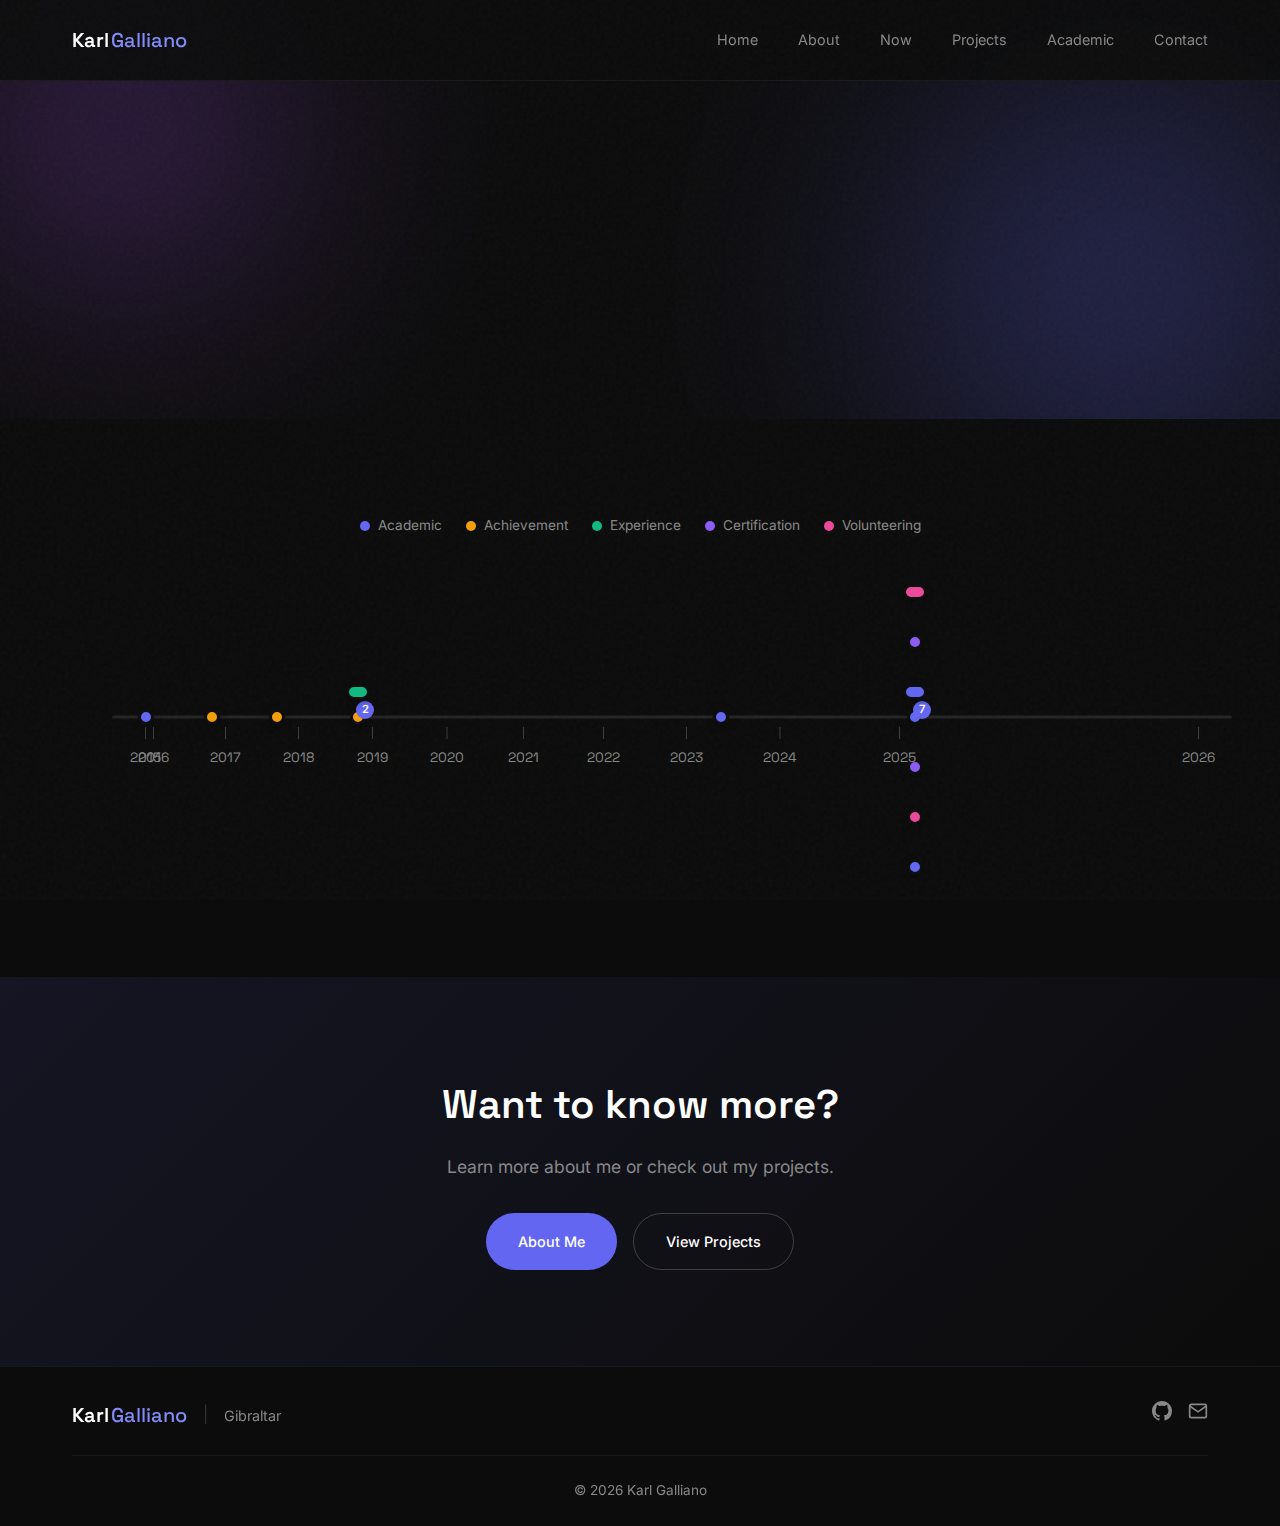
<file: timeline.html>
<!DOCTYPE html>
<html lang="en">
<head>
    <meta charset="UTF-8">
    <meta name="viewport" content="width=device-width, initial-scale=1.0">
    <meta name="description" content="Timeline of Karl Galliano's key milestones, achievements, and experiences from 2015 to present.">
    <meta name="author" content="Karl Galliano">
    <title>Timeline | Karl Galliano</title>
    <!-- 1. For Google Search & Android (High Priority) -->
    <link rel="icon" type="image/png" sizes="192x192" href="/assets/favicon-192.png">
    <link rel="icon" type="image/png" sizes="48x48" href="/assets/favicon-48.png">
    <!-- 2. Keep your SVG for modern browsers (Crisp scaling) -->
    <link rel="icon" type="image/svg+xml" href="/assets/favicon.svg">
    <!-- 3. For Apple Devices (iPhone/iPad home screen) -->
    <link rel="apple-touch-icon" sizes="180x180" href="/assets/favicon-192.png">
    <link rel="stylesheet" href="styles.css">
    <link rel="preconnect" href="https://fonts.googleapis.com">
    <link rel="preconnect" href="https://fonts.gstatic.com" crossorigin>
    <link href="https://fonts.googleapis.com/css2?family=Space+Grotesk:wght@300;400;500;600;700&family=Inter:wght@300;400;500;600&display=swap" rel="stylesheet">
</head>
<body>
    <div class="noise"></div>
    
    <header class="header scrolled">
        <nav class="nav container">
            <a href="index.html" class="logo">
                <span class="logo-first">Karl</span><span class="logo-second">Galliano</span>
            </a>
            <button class="mobile-menu-btn" aria-label="Toggle menu">
                <span></span>
                <span></span>
                <span></span>
            </button>
            <ul class="nav-links">
                <li><a href="index.html">Home</a></li>
                <li><a href="about.html">About</a></li>
                <li><a href="now.html">Now</a></li>
                <li><a href="projects.html">Projects</a></li>
                <li><a href="academic.html">Academic</a></li>
                <li><a href="contact.html">Contact</a></li>
            </ul>
        </nav>
    </header>

    <main>
        <!-- Page Header -->
        <section class="page-header">
            <div class="hero-bg">
                <div class="gradient-orb orb-1"></div>
                <div class="gradient-orb orb-2"></div>
            </div>
            <div class="container">
                <h1 class="page-title">Timeline</h1>
                <p class="page-subtitle">Key milestones and achievements — recent events are spread out for detail</p>
            </div>
        </section>

        <!-- Timeline Section -->
        <section class="section timeline-section">
            <div class="container">
                <!-- Legend -->
                <div class="timeline-legend">
                    <div class="legend-item">
                        <span class="legend-dot" style="background: #6366f1;"></span>
                        <span>Academic</span>
                    </div>
                    <div class="legend-item">
                        <span class="legend-dot" style="background: #f59e0b;"></span>
                        <span>Achievement</span>
                    </div>
                    <div class="legend-item">
                        <span class="legend-dot" style="background: #10b981;"></span>
                        <span>Experience</span>
                    </div>
                    <div class="legend-item">
                        <span class="legend-dot" style="background: #8b5cf6;"></span>
                        <span>Certification</span>
                    </div>
                    <div class="legend-item">
                        <span class="legend-dot" style="background: #ec4899;"></span>
                        <span>Volunteering</span>
                    </div>
                </div>
                
                <!-- Horizontal Timeline -->
                <div class="horizontal-timeline-container">
                    <div class="horizontal-timeline" id="horizontal-timeline">
                        <div class="timeline-track"></div>
                        <div class="timeline-events" id="timeline-events">
                            <!-- Events will be populated by JavaScript -->
                        </div>
                        <div class="timeline-years" id="timeline-years">
                            <!-- Year markers will be populated by JavaScript -->
                        </div>
                    </div>
                </div>
                
                <!-- Event Popup -->
                <div class="timeline-popup" id="timeline-popup">
                    <div class="popup-date" id="popup-date"></div>
                    <div class="popup-title" id="popup-title"></div>
                    <div class="popup-description" id="popup-description"></div>
                </div>
            </div>
        </section>

        <!-- CTA Section -->
        <section class="section cta-section">
            <div class="container">
                <div class="cta-content">
                    <h2>Want to know more?</h2>
                    <p>Learn more about me or check out my projects.</p>
                    <div class="cta-buttons">
                        <a href="about.html" class="btn btn-primary">About Me</a>
                        <a href="projects.html" class="btn btn-ghost">View Projects</a>
                    </div>
                </div>
            </div>
        </section>
    </main>

    <footer class="footer footer-compact">
        <div class="container">
            <div class="footer-simple">
                <div class="footer-brand-inline">
                    <a href="index.html" class="logo">
                        <span class="logo-first">Karl</span><span class="logo-second">Galliano</span>
                    </a>
                    <span class="footer-divider">|</span>
                    <span class="footer-location">Gibraltar</span>
                </div>
                <div class="footer-social-inline">
                    <a href="https://github.com/karlgalliano" target="_blank" rel="noopener noreferrer" aria-label="GitHub">
                        <svg width="20" height="20" viewBox="0 0 24 24" fill="currentColor">
                            <path d="M12 0C5.37 0 0 5.37 0 12c0 5.31 3.435 9.795 8.205 11.385.6.105.825-.255.825-.57 0-.285-.015-1.23-.015-2.235-3.015.555-3.795-.735-4.035-1.41-.135-.345-.72-1.41-1.23-1.695-.42-.225-1.02-.78-.015-.795.945-.015 1.62.87 1.845 1.23 1.08 1.815 2.805 1.305 3.495.99.105-.78.42-1.305.765-1.605-2.67-.3-5.46-1.335-5.46-5.925 0-1.305.465-2.385 1.23-3.225-.12-.3-.54-1.53.12-3.18 0 0 1.005-.315 3.3 1.23.96-.27 1.98-.405 3-.405s2.04.135 3 .405c2.295-1.56 3.3-1.23 3.3-1.23.66 1.65.24 2.88.12 3.18.765.84 1.23 1.905 1.23 3.225 0 4.605-2.805 5.625-5.475 5.925.435.375.81 1.095.81 2.22 0 1.605-.015 2.895-.015 3.3 0 .315.225.69.825.57A12.02 12.02 0 0024 12c0-6.63-5.37-12-12-12z"/>
                        </svg>
                    </a>
                    <a href="mailto:contact@karlgalliano.me" aria-label="Email">
                        <svg width="20" height="20" viewBox="0 0 24 24" fill="none" stroke="currentColor" stroke-width="2">
                            <path d="M4 4h16c1.1 0 2 .9 2 2v12c0 1.1-.9 2-2 2H4c-1.1 0-2-.9-2-2V6c0-1.1.9-2 2-2z"/>
                            <polyline points="22,6 12,13 2,6"/>
                        </svg>
                    </a>
                </div>
            </div>
            <div class="footer-bottom-compact">
                <p>&copy; 2026 Karl Galliano</p>
            </div>
        </div>
    </footer>

    <script src="script.js"></script>
</body>
</html>
</file>
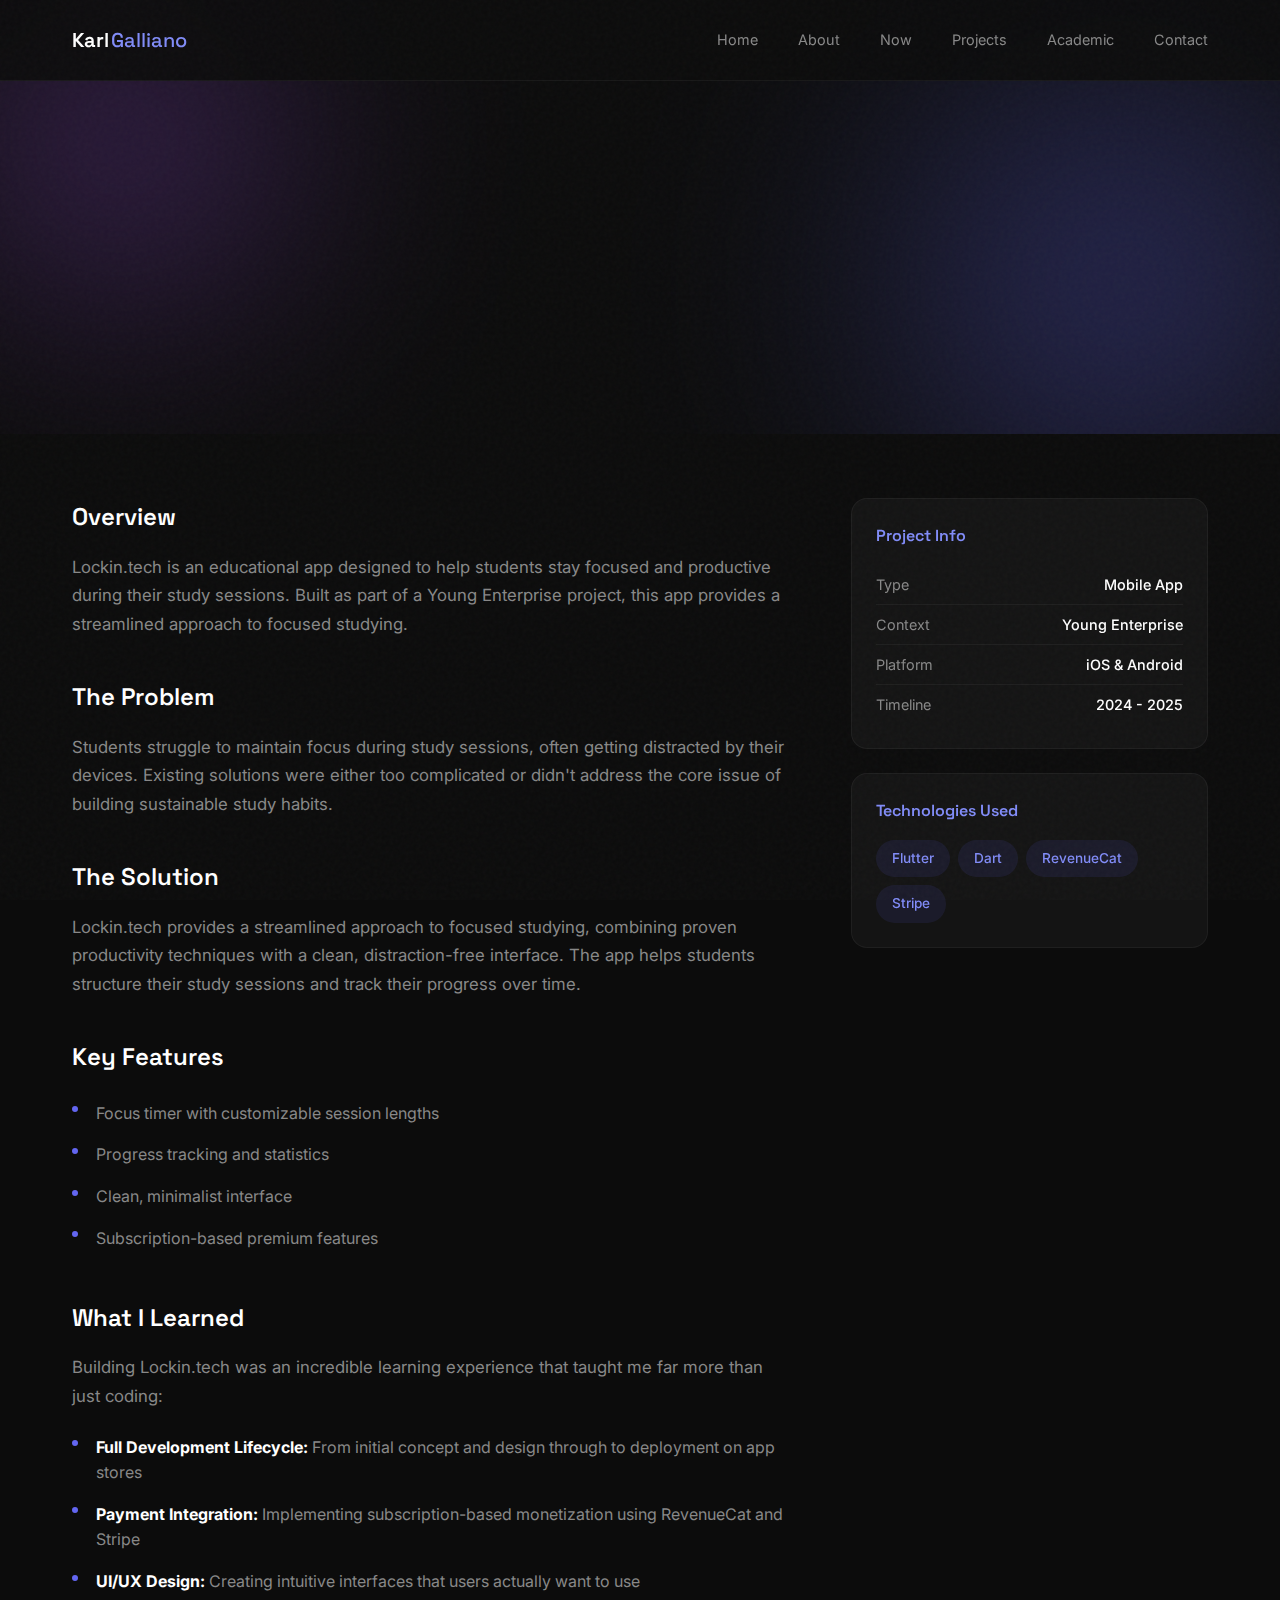
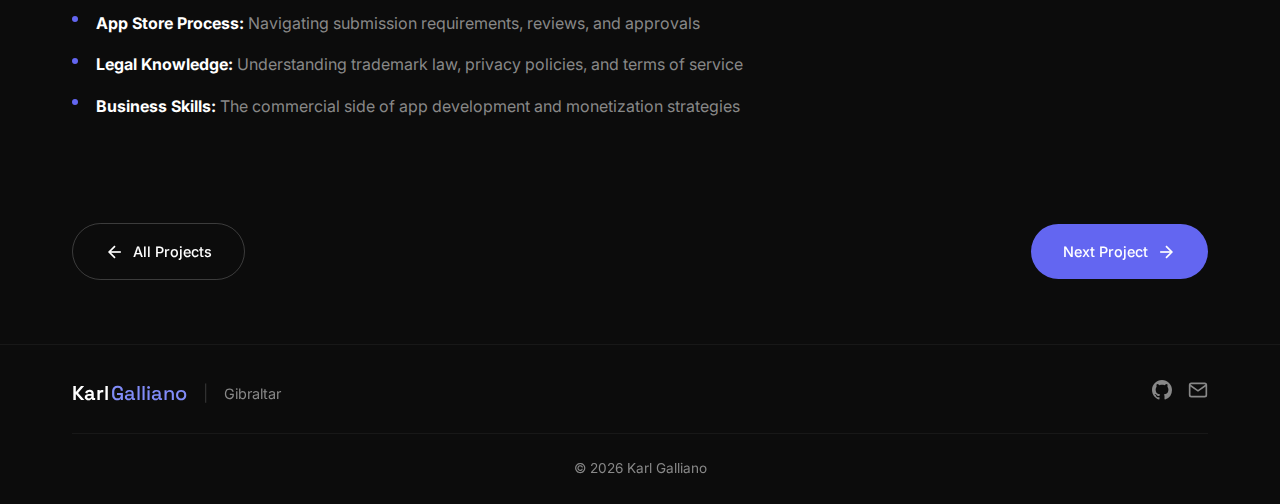
<file: projects/project-lockin.html>
<!DOCTYPE html>
<html lang="en">
<head>
    <meta charset="UTF-8">
    <meta name="viewport" content="width=device-width, initial-scale=1.0">
    <meta name="description" content="Lockin.tech - An educational app built by Karl Galliano to help students stay focused and productive.">
    <meta name="author" content="Karl Galliano">
    <title>Lockin.tech | Karl Galliano</title>
    <!-- 1. For Google Search & Android (High Priority) -->
    <link rel="icon" type="image/png" sizes="192x192" href="/assets/favicon-192.png">
    <link rel="icon" type="image/png" sizes="48x48" href="/assets/favicon-48.png">
    <!-- 2. Keep your SVG for modern browsers (Crisp scaling) -->
    <link rel="icon" type="image/svg+xml" href="/assets/favicon.svg">
    <!-- 3. For Apple Devices (iPhone/iPad home screen) -->
    <link rel="apple-touch-icon" sizes="180x180" href="/assets/favicon-192.png">
    <link rel="stylesheet" href="../styles.css">
    <link rel="preconnect" href="https://fonts.googleapis.com">
    <link rel="preconnect" href="https://fonts.gstatic.com" crossorigin>
    <link href="https://fonts.googleapis.com/css2?family=Space+Grotesk:wght@300;400;500;600;700&family=Inter:wght@300;400;500;600&display=swap" rel="stylesheet">
</head>
<body>
    <div class="noise"></div>
    
    <header class="header scrolled">
        <nav class="nav container">
            <a href="../index.html" class="logo">
                <span class="logo-first">Karl</span><span class="logo-second">Galliano</span>
            </a>
            <button class="mobile-menu-btn" aria-label="Toggle menu">
                <span></span>
                <span></span>
                <span></span>
            </button>
            <ul class="nav-links">
                <li><a href="../index.html">Home</a></li>
                <li><a href="../about.html">About</a></li>
                <li><a href="../now.html">Now</a></li>
                <li><a href="../projects.html">Projects</a></li>
                <li><a href="../academic.html">Academic</a></li>
                <li><a href="../contact.html">Contact</a></li>
            </ul>
        </nav>
    </header>

    <main>
        <!-- Page Header -->
        <section class="page-header">
            <div class="hero-bg">
                <div class="gradient-orb orb-1"></div>
                <div class="gradient-orb orb-2"></div>
            </div>
            <div class="container">
                <a href="../projects.html" class="back-link">
                    <svg width="20" height="20" viewBox="0 0 24 24" fill="none" stroke="currentColor" stroke-width="2">
                        <line x1="19" y1="12" x2="5" y2="12"/>
                        <polyline points="12 19 5 12 12 5"/>
                    </svg>
                    Back to Projects
                </a>
                <h1 class="page-title">Lockin.tech</h1>
                <p class="page-subtitle">Young Enterprise Project - Educational Focus App</p>
            </div>
        </section>

        <!-- Project Content -->
        <section class="section project-detail">
            <div class="container">
                <div class="project-detail-grid">
                    <div class="project-main">
                        <div class="project-section">
                            <h2>Overview</h2>
                            <p>Lockin.tech is an educational app designed to help students stay focused and productive during their study sessions. Built as part of a Young Enterprise project, this app provides a streamlined approach to focused studying.</p>
                        </div>

                        <div class="project-section">
                            <h2>The Problem</h2>
                            <p>Students struggle to maintain focus during study sessions, often getting distracted by their devices. Existing solutions were either too complicated or didn't address the core issue of building sustainable study habits.</p>
                        </div>

                        <div class="project-section">
                            <h2>The Solution</h2>
                            <p>Lockin.tech provides a streamlined approach to focused studying, combining proven productivity techniques with a clean, distraction-free interface. The app helps students structure their study sessions and track their progress over time.</p>
                        </div>

                        <div class="project-section">
                            <h2>Key Features</h2>
                            <ul class="feature-list-detailed">
                                <li>Focus timer with customizable session lengths</li>
                                <li>Progress tracking and statistics</li>
                                <li>Clean, minimalist interface</li>
                                <li>Subscription-based premium features</li>
                            </ul>
                        </div>

                        <div class="project-section">
                            <h2>What I Learned</h2>
                            <p>Building Lockin.tech was an incredible learning experience that taught me far more than just coding:</p>
                            <ul class="learning-list">
                                <li><strong>Full Development Lifecycle:</strong> From initial concept and design through to deployment on app stores</li>
                                <li><strong>Payment Integration:</strong> Implementing subscription-based monetization using RevenueCat and Stripe</li>
                                <li><strong>UI/UX Design:</strong> Creating intuitive interfaces that users actually want to use</li>
                                <li><strong>App Store Process:</strong> Navigating submission requirements, reviews, and approvals</li>
                                <li><strong>Legal Knowledge:</strong> Understanding trademark law, privacy policies, and terms of service</li>
                                <li><strong>Business Skills:</strong> The commercial side of app development and monetization strategies</li>
                            </ul>
                        </div>
                    </div>

                    <div class="project-sidebar">
                        <div class="project-info-card">
                            <h3>Project Info</h3>
                            <ul class="project-meta">
                                <li>
                                    <span class="meta-label">Type</span>
                                    <span class="meta-value">Mobile App</span>
                                </li>
                                <li>
                                    <span class="meta-label">Context</span>
                                    <span class="meta-value">Young Enterprise</span>
                                </li>
                                <li>
                                    <span class="meta-label">Platform</span>
                                    <span class="meta-value">iOS & Android</span>
                                </li>
                                <li>
                                    <span class="meta-label">Timeline</span>
                                    <span class="meta-value">2024 - 2025</span>
                                </li>
                            </ul>
                        </div>

                        <div class="project-info-card">
                            <h3>Technologies Used</h3>
                            <div class="tech-tags">
                                <span class="tag">Flutter</span>
                                <span class="tag">Dart</span>
                                <span class="tag">RevenueCat</span>
                                <span class="tag">Stripe</span>
                            </div>
                        </div>
                    </div>
                </div>
            </div>
        </section>

        <!-- Navigation -->
        <section class="section project-nav-section">
            <div class="container">
                <div class="project-nav">
                    <a href="../projects.html" class="btn btn-ghost">
                        <svg width="20" height="20" viewBox="0 0 24 24" fill="none" stroke="currentColor" stroke-width="2">
                            <line x1="19" y1="12" x2="5" y2="12"/>
                            <polyline points="12 19 5 12 12 5"/>
                        </svg>
                        All Projects
                    </a>
                    <a href="project-website.html" class="btn btn-primary">
                        Next Project
                        <svg width="20" height="20" viewBox="0 0 24 24" fill="none" stroke="currentColor" stroke-width="2">
                            <line x1="5" y1="12" x2="19" y2="12"/>
                            <polyline points="12 5 19 12 12 19"/>
                        </svg>
                    </a>
                </div>
            </div>
        </section>
    </main>

    <footer class="footer footer-compact">
        <div class="container">
            <div class="footer-simple">
                <div class="footer-brand-inline">
                    <a href="../index.html" class="logo">
                        <span class="logo-first">Karl</span><span class="logo-second">Galliano</span>
                    </a>
                    <span class="footer-divider">|</span>
                    <span class="footer-location">Gibraltar</span>
                </div>
                <div class="footer-social-inline">
                    <a href="https://github.com/karlgalliano" target="_blank" rel="noopener noreferrer" aria-label="GitHub">
                        <svg width="20" height="20" viewBox="0 0 24 24" fill="currentColor">
                            <path d="M12 0C5.37 0 0 5.37 0 12c0 5.31 3.435 9.795 8.205 11.385.6.105.825-.255.825-.57 0-.285-.015-1.23-.015-2.235-3.015.555-3.795-.735-4.035-1.41-.135-.345-.72-1.41-1.23-1.695-.42-.225-1.02-.78-.015-.795.945-.015 1.62.87 1.845 1.23 1.08 1.815 2.805 1.305 3.495.99.105-.78.42-1.305.765-1.605-2.67-.3-5.46-1.335-5.46-5.925 0-1.305.465-2.385 1.23-3.225-.12-.3-.54-1.53.12-3.18 0 0 1.005-.315 3.3 1.23.96-.27 1.98-.405 3-.405s2.04.135 3 .405c2.295-1.56 3.3-1.23 3.3-1.23.66 1.65.24 2.88.12 3.18.765.84 1.23 1.905 1.23 3.225 0 4.605-2.805 5.625-5.475 5.925.435.375.81 1.095.81 2.22 0 1.605-.015 2.895-.015 3.3 0 .315.225.69.825.57A12.02 12.02 0 0024 12c0-6.63-5.37-12-12-12z"/>
                        </svg>
                    </a>
                    <a href="mailto:contact@karlgalliano.me" aria-label="Email">
                        <svg width="20" height="20" viewBox="0 0 24 24" fill="none" stroke="currentColor" stroke-width="2">
                            <path d="M4 4h16c1.1 0 2 .9 2 2v12c0 1.1-.9 2-2 2H4c-1.1 0-2-.9-2-2V6c0-1.1.9-2 2-2z"/>
                            <polyline points="22,6 12,13 2,6"/>
                        </svg>
                    </a>
                </div>
            </div>
            <div class="footer-bottom-compact">
                <p>&copy; 2026 Karl Galliano</p>
            </div>
        </div>
    </footer>

    <script src="../script.js"></script>
</body>
</html>
</file>
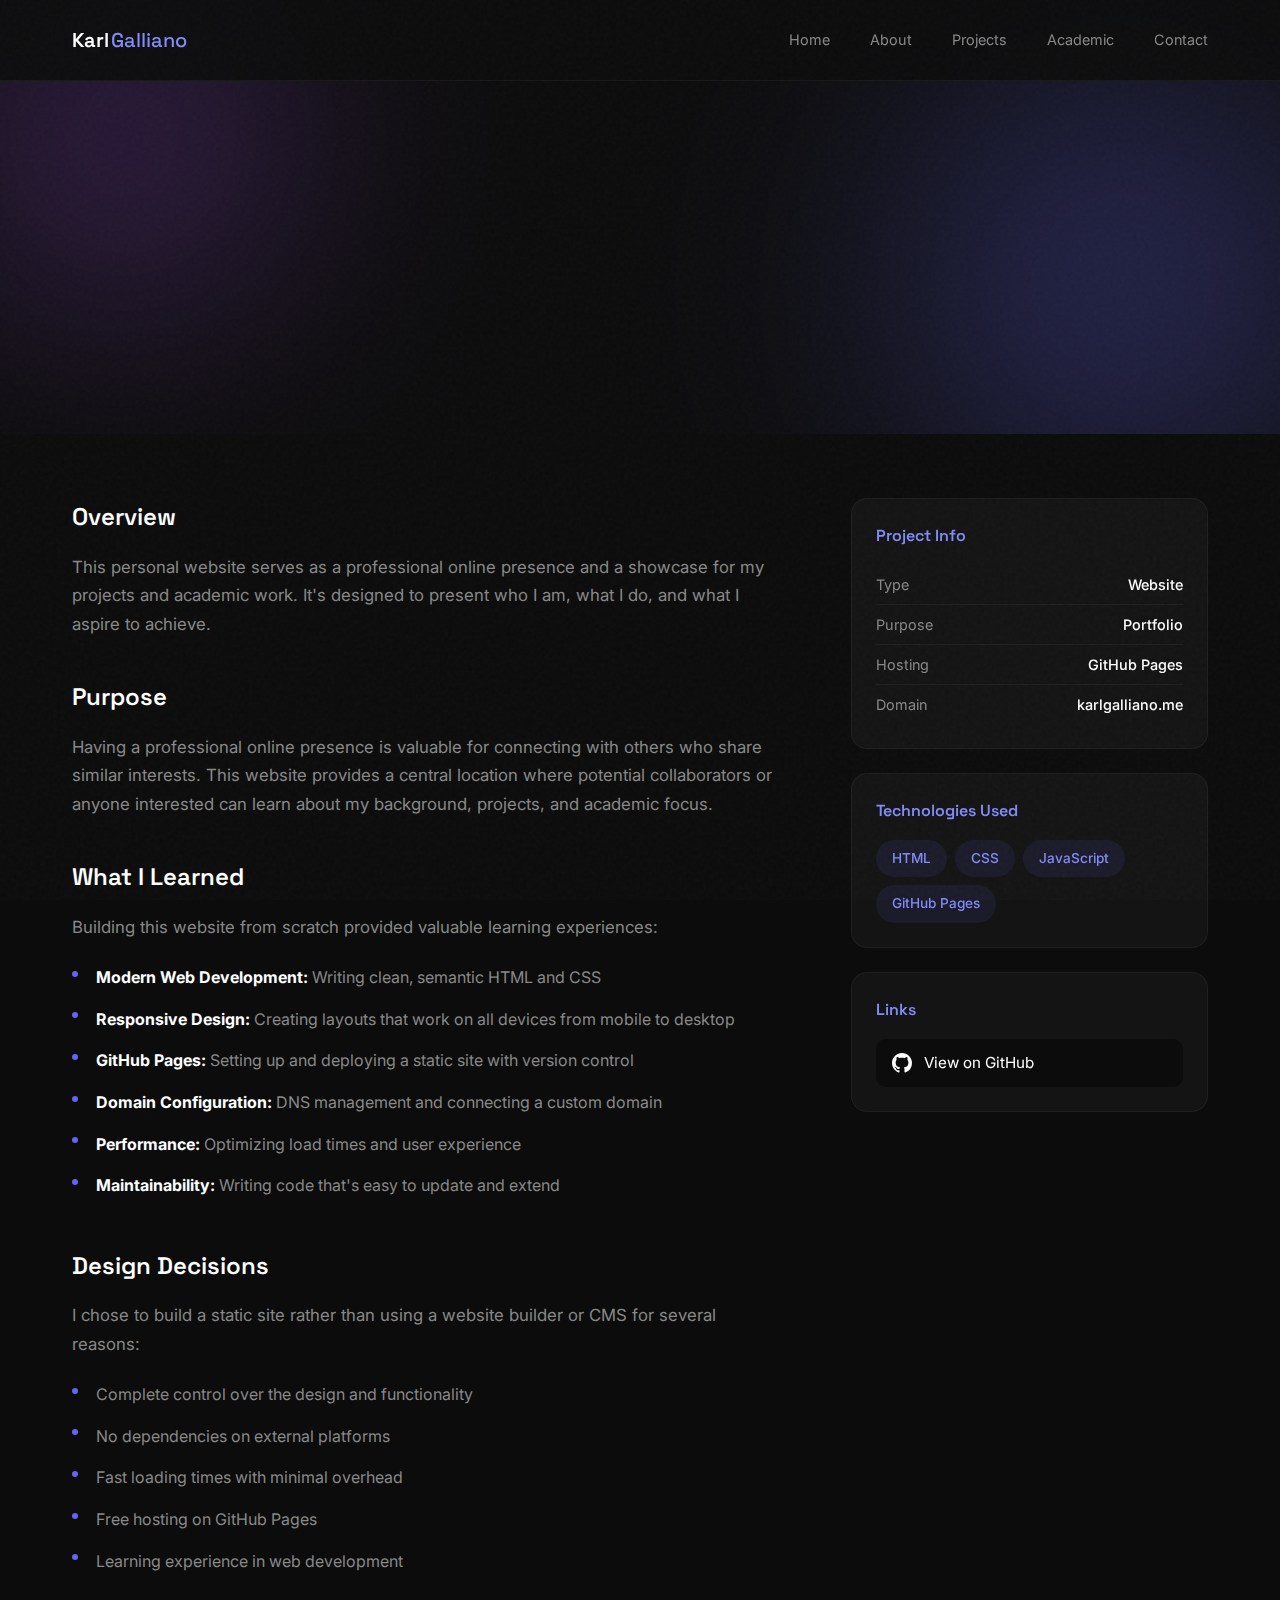
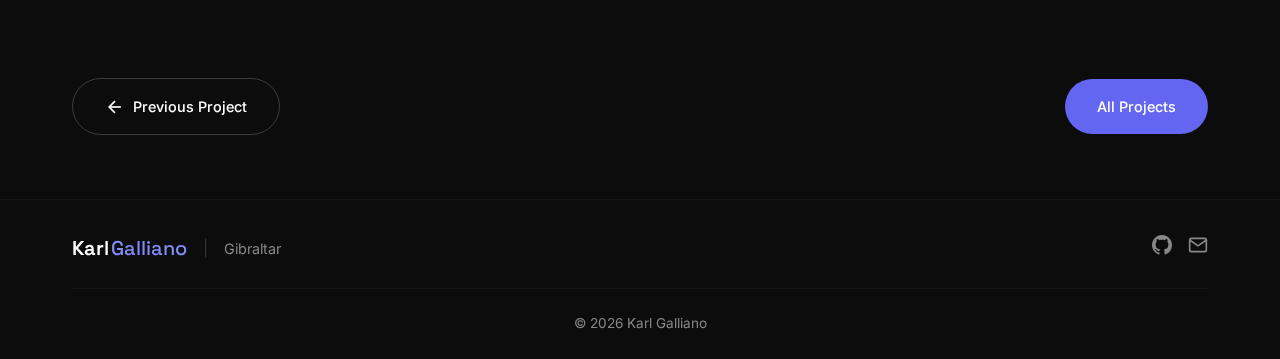
<file: projects/project-website.html>
<!DOCTYPE html>
<html lang="en">
<head>
    <meta charset="UTF-8">
    <meta name="viewport" content="width=device-width, initial-scale=1.0">
    <meta name="description" content="karlgalliano.me - Personal website built by Karl Galliano to showcase projects and academic work.">
    <meta name="author" content="Karl Galliano">
    <title>karlgalliano.me | Karl Galliano</title>
    <link rel="icon" type="image/svg+xml" href="../favicon.svg">
    <link rel="stylesheet" href="../styles.css">
    <link rel="preconnect" href="https://fonts.googleapis.com">
    <link rel="preconnect" href="https://fonts.gstatic.com" crossorigin>
    <link href="https://fonts.googleapis.com/css2?family=Space+Grotesk:wght@300;400;500;600;700&family=Inter:wght@300;400;500;600&display=swap" rel="stylesheet">
</head>
<body>
    <div class="noise"></div>
    
    <header class="header scrolled">
        <nav class="nav container">
            <a href="../index.html" class="logo">
                <span class="logo-first">Karl</span><span class="logo-second">Galliano</span>
            </a>
            <button class="mobile-menu-btn" aria-label="Toggle menu">
                <span></span>
                <span></span>
                <span></span>
            </button>
            <ul class="nav-links">
                <li><a href="../index.html">Home</a></li>
                <li><a href="../about.html">About</a></li>
                <li><a href="../projects.html">Projects</a></li>
                <li><a href="../academic.html">Academic</a></li>
                <li><a href="../contact.html">Contact</a></li>
            </ul>
        </nav>
    </header>

    <main>
        <!-- Page Header -->
        <section class="page-header">
            <div class="hero-bg">
                <div class="gradient-orb orb-1"></div>
                <div class="gradient-orb orb-2"></div>
            </div>
            <div class="container">
                <a href="../projects.html" class="back-link">
                    <svg width="20" height="20" viewBox="0 0 24 24" fill="none" stroke="currentColor" stroke-width="2">
                        <line x1="19" y1="12" x2="5" y2="12"/>
                        <polyline points="12 19 5 12 12 5"/>
                    </svg>
                    Back to Projects
                </a>
                <h1 class="page-title">karlgalliano.me</h1>
                <p class="page-subtitle">Personal Website & Portfolio</p>
            </div>
        </section>

        <!-- Project Content -->
        <section class="section project-detail">
            <div class="container">
                <div class="project-detail-grid">
                    <div class="project-main">
                        <div class="project-section">
                            <h2>Overview</h2>
                            <p>This personal website serves as a professional online presence and a showcase for my projects and academic work. It's designed to present who I am, what I do, and what I aspire to achieve.</p>
                        </div>

                        <div class="project-section">
                            <h2>Purpose</h2>
                            <p>Having a professional online presence is valuable for connecting with others who share similar interests. This website provides a central location where potential collaborators or anyone interested can learn about my background, projects, and academic focus.</p>
                        </div>

                        <div class="project-section">
                            <h2>What I Learned</h2>
                            <p>Building this website from scratch provided valuable learning experiences:</p>
                            <ul class="learning-list">
                                <li><strong>Modern Web Development:</strong> Writing clean, semantic HTML and CSS</li>
                                <li><strong>Responsive Design:</strong> Creating layouts that work on all devices from mobile to desktop</li>
                                <li><strong>GitHub Pages:</strong> Setting up and deploying a static site with version control</li>
                                <li><strong>Domain Configuration:</strong> DNS management and connecting a custom domain</li>
                                <li><strong>Performance:</strong> Optimizing load times and user experience</li>
                                <li><strong>Maintainability:</strong> Writing code that's easy to update and extend</li>
                            </ul>
                        </div>

                        <div class="project-section">
                            <h2>Design Decisions</h2>
                            <p>I chose to build a static site rather than using a website builder or CMS for several reasons:</p>
                            <ul class="feature-list-detailed">
                                <li>Complete control over the design and functionality</li>
                                <li>No dependencies on external platforms</li>
                                <li>Fast loading times with minimal overhead</li>
                                <li>Free hosting on GitHub Pages</li>
                                <li>Learning experience in web development</li>
                            </ul>
                        </div>
                    </div>

                    <div class="project-sidebar">
                        <div class="project-info-card">
                            <h3>Project Info</h3>
                            <ul class="project-meta">
                                <li>
                                    <span class="meta-label">Type</span>
                                    <span class="meta-value">Website</span>
                                </li>
                                <li>
                                    <span class="meta-label">Purpose</span>
                                    <span class="meta-value">Portfolio</span>
                                </li>
                                <li>
                                    <span class="meta-label">Hosting</span>
                                    <span class="meta-value">GitHub Pages</span>
                                </li>
                                <li>
                                    <span class="meta-label">Domain</span>
                                    <span class="meta-value">karlgalliano.me</span>
                                </li>
                            </ul>
                        </div>

                        <div class="project-info-card">
                            <h3>Technologies Used</h3>
                            <div class="tech-tags">
                                <span class="tag">HTML</span>
                                <span class="tag">CSS</span>
                                <span class="tag">JavaScript</span>
                                <span class="tag">GitHub Pages</span>
                            </div>
                        </div>

                        <div class="project-info-card">
                            <h3>Links</h3>
                            <div class="project-links">
                                <a href="https://github.com/karlgalliano/karlgalliano.me" target="_blank" rel="noopener noreferrer" class="project-external-link">
                                    <svg width="20" height="20" viewBox="0 0 24 24" fill="currentColor">
                                        <path d="M12 0C5.37 0 0 5.37 0 12c0 5.31 3.435 9.795 8.205 11.385.6.105.825-.255.825-.57 0-.285-.015-1.23-.015-2.235-3.015.555-3.795-.735-4.035-1.41-.135-.345-.72-1.41-1.23-1.695-.42-.225-1.02-.78-.015-.795.945-.015 1.62.87 1.845 1.23 1.08 1.815 2.805 1.305 3.495.99.105-.78.42-1.305.765-1.605-2.67-.3-5.46-1.335-5.46-5.925 0-1.305.465-2.385 1.23-3.225-.12-.3-.54-1.53.12-3.18 0 0 1.005-.315 3.3 1.23.96-.27 1.98-.405 3-.405s2.04.135 3 .405c2.295-1.56 3.3-1.23 3.3-1.23.66 1.65.24 2.88.12 3.18.765.84 1.23 1.905 1.23 3.225 0 4.605-2.805 5.625-5.475 5.925.435.375.81 1.095.81 2.22 0 1.605-.015 2.895-.015 3.3 0 .315.225.69.825.57A12.02 12.02 0 0024 12c0-6.63-5.37-12-12-12z"/>
                                    </svg>
                                    View on GitHub
                                </a>
                            </div>
                        </div>
                    </div>
                </div>
            </div>
        </section>

        <!-- Navigation -->
        <section class="section project-nav-section">
            <div class="container">
                <div class="project-nav">
                    <a href="project-lockin.html" class="btn btn-ghost">
                        <svg width="20" height="20" viewBox="0 0 24 24" fill="none" stroke="currentColor" stroke-width="2">
                            <line x1="19" y1="12" x2="5" y2="12"/>
                            <polyline points="12 19 5 12 12 5"/>
                        </svg>
                        Previous Project
                    </a>
                    <a href="../projects.html" class="btn btn-primary">
                        All Projects
                    </a>
                </div>
            </div>
        </section>
    </main>

    <footer class="footer footer-compact">
        <div class="container">
            <div class="footer-simple">
                <div class="footer-brand-inline">
                    <a href="../index.html" class="logo">
                        <span class="logo-first">Karl</span><span class="logo-second">Galliano</span>
                    </a>
                    <span class="footer-divider">|</span>
                    <span class="footer-location">Gibraltar</span>
                </div>
                <div class="footer-social-inline">
                    <a href="https://github.com/karlgalliano" target="_blank" rel="noopener noreferrer" aria-label="GitHub">
                        <svg width="20" height="20" viewBox="0 0 24 24" fill="currentColor">
                            <path d="M12 0C5.37 0 0 5.37 0 12c0 5.31 3.435 9.795 8.205 11.385.6.105.825-.255.825-.57 0-.285-.015-1.23-.015-2.235-3.015.555-3.795-.735-4.035-1.41-.135-.345-.72-1.41-1.23-1.695-.42-.225-1.02-.78-.015-.795.945-.015 1.62.87 1.845 1.23 1.08 1.815 2.805 1.305 3.495.99.105-.78.42-1.305.765-1.605-2.67-.3-5.46-1.335-5.46-5.925 0-1.305.465-2.385 1.23-3.225-.12-.3-.54-1.53.12-3.18 0 0 1.005-.315 3.3 1.23.96-.27 1.98-.405 3-.405s2.04.135 3 .405c2.295-1.56 3.3-1.23 3.3-1.23.66 1.65.24 2.88.12 3.18.765.84 1.23 1.905 1.23 3.225 0 4.605-2.805 5.625-5.475 5.925.435.375.81 1.095.81 2.22 0 1.605-.015 2.895-.015 3.3 0 .315.225.69.825.57A12.02 12.02 0 0024 12c0-6.63-5.37-12-12-12z"/>
                        </svg>
                    </a>
                    <a href="mailto:contact@karlgalliano.me" aria-label="Email">
                        <svg width="20" height="20" viewBox="0 0 24 24" fill="none" stroke="currentColor" stroke-width="2">
                            <path d="M4 4h16c1.1 0 2 .9 2 2v12c0 1.1-.9 2-2 2H4c-1.1 0-2-.9-2-2V6c0-1.1.9-2 2-2z"/>
                            <polyline points="22,6 12,13 2,6"/>
                        </svg>
                    </a>
                </div>
            </div>
            <div class="footer-bottom-compact">
                <p>&copy; 2026 Karl Galliano</p>
            </div>
        </div>
    </footer>

    <script src="../script.js"></script>
</body>
</html>
</file>
<file: styles.css>
:root {
    --color-bg: #0c0c0c;
    --color-bg-light: #141414;
    --color-text: #ffffff;
    --color-text-muted: #888888;
    --color-accent: #6366f1;
    --color-accent-light: #818cf8;
    --color-success: #10b981;
    --color-biology: #22c55e;
    --color-chemistry: #f59e0b;
    --color-maths: #3b82f6;
    --font-display: 'Space Grotesk', sans-serif;
    --font-body: 'Inter', sans-serif;
}

* {
    margin: 0;
    padding: 0;
    box-sizing: border-box;
}

html {
    scroll-behavior: smooth;
}

body {
    font-family: var(--font-body);
    background: var(--color-bg);
    color: var(--color-text);
    line-height: 1.6;
    overflow-x: hidden;
    -webkit-font-smoothing: antialiased;
}

/* Noise texture overlay */
.noise {
    position: fixed;
    top: 0;
    left: 0;
    width: 100%;
    height: 100%;
    pointer-events: none;
    z-index: 1000;
    opacity: 0.03;
    background-image: url("data:image/svg+xml,%3Csvg viewBox='0 0 256 256' xmlns='http://www.w3.org/2000/svg'%3E%3Cfilter id='noise'%3E%3CfeTurbulence type='fractalNoise' baseFrequency='0.9' numOctaves='4' stitchTiles='stitch'/%3E%3C/filter%3E%3Crect width='100%25' height='100%25' filter='url(%23noise)'/%3E%3C/svg%3E");
}

/* Cursor glow effect */
.cursor-glow {
    position: fixed;
    width: 400px;
    height: 400px;
    border-radius: 50%;
    background: radial-gradient(circle, rgba(99, 102, 241, 0.15) 0%, rgba(99, 102, 241, 0.05) 40%, transparent 70%);
    pointer-events: none;
    z-index: 1;
    transform: translate(-50%, -50%);
    transition: opacity 0.3s ease;
    opacity: 0;
}

.cursor-glow.active {
    opacity: 1;
}

@media (max-width: 768px) {
    .cursor-glow {
        display: none;
    }
}

.container {
    max-width: 1200px;
    margin: 0 auto;
    padding: 0 2rem;
}

/* Header */
.header {
    position: fixed;
    top: 0;
    left: 0;
    right: 0;
    z-index: 100;
    padding: 1.5rem 0;
    transition: all 0.3s ease;
}

.header.scrolled {
    background: rgba(12, 12, 12, 0.9);
    backdrop-filter: blur(20px);
    border-bottom: 1px solid rgba(255, 255, 255, 0.05);
}

.nav {
    display: flex;
    justify-content: space-between;
    align-items: center;
}

.logo {
    display: flex;
    align-items: center;
    gap: 0.15rem;
    text-decoration: none;
    font-family: var(--font-display);
    font-size: 1.25rem;
    font-weight: 600;
}

.logo-first {
    color: var(--color-text);
}

.logo-second {
    color: var(--color-accent-light);
    font-weight: 500;
}

.nav-links {
    display: flex;
    gap: 2.5rem;
    list-style: none;
}

.nav-links a {
    color: var(--color-text-muted);
    text-decoration: none;
    font-size: 0.9rem;
    font-weight: 400;
    transition: color 0.3s ease;
    position: relative;
}

.nav-links a::after {
    content: '';
    position: absolute;
    bottom: -4px;
    left: 0;
    width: 0;
    height: 1px;
    background: var(--color-accent);
    transition: width 0.3s ease;
}

.nav-links a:hover,
.nav-links a.active {
    color: var(--color-text);
}

.nav-links a:hover::after,
.nav-links a.active::after {
    width: 100%;
}

/* Mobile Menu Button */
.mobile-menu-btn {
    display: none;
    flex-direction: column;
    gap: 5px;
    background: none;
    border: none;
    cursor: pointer;
    padding: 5px;
    z-index: 101;
}

.mobile-menu-btn span {
    width: 24px;
    height: 2px;
    background: var(--color-text);
    transition: all 0.3s ease;
}

.mobile-menu-btn.active span:nth-child(1) {
    transform: rotate(45deg) translate(5px, 5px);
}

.mobile-menu-btn.active span:nth-child(2) {
    opacity: 0;
}

.mobile-menu-btn.active span:nth-child(3) {
    transform: rotate(-45deg) translate(5px, -5px);
}

/* Hero Section */
.hero {
    min-height: 100vh;
    display: flex;
    align-items: center;
    position: relative;
    padding: 8rem 0 4rem;
}

.hero-bg {
    position: fixed;
    inset: 0;
    overflow: hidden;
    z-index: -1;
}

.gradient-orb {
    position: absolute;
    border-radius: 50%;
    filter: blur(120px);
    opacity: 0.4;
}

.orb-1 {
    width: 700px;
    height: 700px;
    background: radial-gradient(circle, var(--color-accent) 0%, transparent 70%);
    top: -15%;
    right: -15%;
    animation: orbFloat1 25s ease-in-out infinite;
}

.orb-2 {
    width: 500px;
    height: 500px;
    background: radial-gradient(circle, #a855f7 0%, transparent 70%);
    bottom: 10%;
    left: -10%;
    animation: orbFloat2 20s ease-in-out infinite;
}

@keyframes orbFloat1 {
    0%, 100% { transform: translate(0, 0); }
    50% { transform: translate(-50px, 50px); }
}

@keyframes orbFloat2 {
    0%, 100% { transform: translate(0, 0); }
    50% { transform: translate(40px, -40px); }
}

.orb-3 {
    width: 400px;
    height: 400px;
    background: radial-gradient(circle, #0ea5e9 0%, transparent 70%);
    top: 50%;
    left: 40%;
    animation: orbFloat3 30s ease-in-out infinite;
}

@keyframes orbFloat3 {
    0%, 100% { transform: translate(0, 0); }
    33% { transform: translate(60px, -30px); }
    66% { transform: translate(-40px, 40px); }
}

.hero-content {
    position: relative;
    z-index: 1;
}

.hero-label {
    font-size: 0.875rem;
    text-transform: uppercase;
    letter-spacing: 0.15em;
    color: var(--color-accent-light);
    margin-bottom: 1.5rem;
    opacity: 0;
    transform: translateY(20px);
    animation: fadeInUp 0.8s ease forwards;
    animation-delay: 0.2s;
}

.hero-title {
    font-family: var(--font-display);
    font-size: clamp(3.5rem, 12vw, 8rem);
    font-weight: 700;
    line-height: 1;
    letter-spacing: -0.03em;
    margin-bottom: 1.5rem;
}

.title-line {
    display: block;
    opacity: 0;
    transform: translateY(40px);
    animation: fadeInUp 0.8s ease forwards;
}

.title-line:nth-child(1) { animation-delay: 0.4s; }
.title-line:nth-child(2) { 
    animation-delay: 0.5s;
    background: linear-gradient(135deg, var(--color-text) 0%, var(--color-accent-light) 100%);
    -webkit-background-clip: text;
    -webkit-text-fill-color: transparent;
    background-clip: text;
}

.hero-desc {
    font-size: 1.25rem;
    color: var(--color-text-muted);
    max-width: 550px;
    margin-bottom: 2.5rem;
    opacity: 0;
    transform: translateY(20px);
    animation: fadeInUp 0.8s ease forwards;
    animation-delay: 0.7s;
}

.hero-cta {
    display: flex;
    gap: 1rem;
    margin-bottom: 2rem;
    opacity: 0;
    transform: translateY(20px);
    animation: fadeInUp 0.8s ease forwards;
    animation-delay: 0.9s;
}

.hero-social {
    display: flex;
    gap: 1.5rem;
    opacity: 0;
    transform: translateY(20px);
    animation: fadeInUp 0.8s ease forwards;
    animation-delay: 1.1s;
}

.hero-social a {
    color: var(--color-text-muted);
    transition: color 0.3s ease, transform 0.3s ease;
}

.hero-social a:hover {
    color: var(--color-accent-light);
    transform: translateY(-2px);
}

@keyframes fadeInUp {
    to {
        opacity: 1;
        transform: translateY(0);
    }
}

/* Buttons */
.btn {
    display: inline-flex;
    align-items: center;
    justify-content: center;
    padding: 1rem 2rem;
    font-size: 0.9rem;
    font-weight: 500;
    text-decoration: none;
    border-radius: 100px;
    transition: all 0.3s ease;
    cursor: pointer;
}

.btn-primary {
    background: var(--color-accent);
    color: white;
    border: none;
}

.btn-primary:hover {
    background: var(--color-accent-light);
    transform: translateY(-2px);
    box-shadow: 0 10px 40px rgba(99, 102, 241, 0.3);
}

.btn-ghost {
    background: transparent;
    color: var(--color-text);
    border: 1px solid rgba(255, 255, 255, 0.2);
}

.btn-ghost:hover {
    border-color: var(--color-text);
    background: rgba(255, 255, 255, 0.05);
}

.btn-large {
    padding: 1.25rem 2.5rem;
    font-size: 1rem;
}

/* Scroll Indicator */
.scroll-indicator {
    position: absolute;
    bottom: 3rem;
    left: 50%;
    transform: translateX(-50%);
    display: flex;
    flex-direction: column;
    align-items: center;
    gap: 0.75rem;
    opacity: 0;
    animation: fadeInUp 0.8s ease forwards;
    animation-delay: 1.2s;
}

.scroll-indicator span {
    font-size: 0.75rem;
    text-transform: uppercase;
    letter-spacing: 0.2em;
    color: var(--color-text-muted);
}

.scroll-line {
    width: 1px;
    height: 60px;
    background: linear-gradient(to bottom, var(--color-accent), transparent);
    animation: scrollPulse 2s ease-in-out infinite;
}

@keyframes scrollPulse {
    0%, 100% { transform: scaleY(1); opacity: 1; }
    50% { transform: scaleY(0.5); opacity: 0.5; }
}

/* Page Header (for inner pages) */
.page-header {
    padding: 10rem 0 4rem;
    position: relative;
    text-align: center;
}

.page-header .hero-bg {
    position: absolute;
}

.page-title {
    font-family: var(--font-display);
    font-size: clamp(2.5rem, 8vw, 4.5rem);
    font-weight: 700;
    letter-spacing: -0.02em;
    margin-bottom: 1rem;
    background: linear-gradient(135deg, var(--color-text) 0%, var(--color-accent-light) 100%);
    -webkit-background-clip: text;
    -webkit-text-fill-color: transparent;
    background-clip: text;
    opacity: 0;
    transform: translateY(20px);
    animation: fadeInUp 0.8s ease forwards;
    animation-delay: 0.2s;
}

.page-subtitle {
    font-size: 1.25rem;
    color: var(--color-text-muted);
    max-width: 600px;
    margin: 0 auto;
    opacity: 0;
    transform: translateY(20px);
    animation: fadeInUp 0.8s ease forwards;
    animation-delay: 0.4s;
}

.page-header .back-link {
    opacity: 0;
    transform: translateY(20px);
    animation: fadeInUp 0.8s ease forwards;
    animation-delay: 0.1s;
}

/* Section entrance animations */
.section {
    padding: 6rem 0;
    position: relative;
}

.section-intro {
    text-align: center;
    margin-bottom: 4rem;
    opacity: 0;
    transform: translateY(20px);
    animation: fadeInUp 0.8s ease forwards;
    animation-delay: 0.3s;
}

.section-title-center {
    font-family: var(--font-display);
    font-size: 2.5rem;
    font-weight: 600;
    letter-spacing: -0.02em;
    margin-bottom: 1rem;
}

.section-subtitle {
    font-size: 1.1rem;
    color: var(--color-text-muted);
    max-width: 600px;
    margin: 0 auto 2.5rem;
    text-align: center;
}

.section-title {
    font-family: var(--font-display);
    font-size: 2.5rem;
    font-weight: 600;
    letter-spacing: -0.02em;
    margin-bottom: 1.5rem;
}

.section-grid {
    display: grid;
    grid-template-columns: 1fr 2fr;
    gap: 4rem;
    align-items: start;
}

.section-header {
    position: sticky;
    top: 8rem;
}

.section-content {
    opacity: 0;
    transform: translateY(30px);
    transition: all 0.8s ease;
}

.section-content.visible {
    opacity: 1;
    transform: translateY(0);
}

/* Scroll-triggered animations for cards and elements */
.highlight-card,
.subject-card,
.subject-card-vertical,
.research-card,
.method-card,
.project-card,
.project-card-large,
.skill-block,
.study-block,
.timeline-item,
.bio-content,
.bio-card,
.goal-card,
.contact-form-container,
.contact-info,
.project-main,
.project-sidebar,
.intro-content,
.intro-image,
.academic-visual {
    opacity: 0;
    transform: translateY(30px);
    transition: all 0.6s cubic-bezier(0.4, 0, 0.2, 1);
}

.highlight-card.visible,
.subject-card.visible,
.subject-card-vertical.visible,
.research-card.visible,
.method-card.visible,
.project-card.visible,
.project-card-large.visible,
.skill-block.visible,
.study-block.visible,
.timeline-item.visible,
.bio-content.visible,
.bio-card.visible,
.goal-card.visible,
.contact-form-container.visible,
.contact-info.visible,
.project-main.visible,
.project-sidebar.visible,
.intro-content.visible,
.intro-image.visible,
.academic-visual.visible {
    opacity: 1;
    transform: translateY(0);
}

.lead {
    font-size: 1.35rem;
    color: var(--color-text);
    line-height: 1.5;
    margin-bottom: 1.5rem;
}

/* Highlights Section */
.highlights {
    background: rgba(20, 20, 20, 0.5);
}

.highlights-grid {
    display: grid;
    grid-template-columns: repeat(3, 1fr);
    gap: 2rem;
}

.highlight-card {
    background: var(--color-bg);
    border: 1px solid rgba(255, 255, 255, 0.05);
    border-radius: 20px;
    padding: 2rem;
    transition: all 0.3s ease;
    position: relative;
}

.highlight-card:hover {
    border-color: rgba(99, 102, 241, 0.3);
    transform: translateY(-5px);
    box-shadow: 0 20px 40px rgba(0, 0, 0, 0.3);
}

.highlight-card.featured {
    border-color: rgba(99, 102, 241, 0.3);
    background: linear-gradient(135deg, rgba(99, 102, 241, 0.1) 0%, var(--color-bg) 100%);
}

.highlight-badge {
    position: absolute;
    top: -10px;
    left: 20px;
    background: var(--color-accent);
    color: white;
    font-size: 0.75rem;
    font-weight: 600;
    padding: 0.35rem 0.75rem;
    border-radius: 100px;
    text-transform: uppercase;
    letter-spacing: 0.05em;
}

.highlight-icon {
    width: 64px;
    height: 64px;
    background: rgba(99, 102, 241, 0.1);
    border-radius: 16px;
    display: flex;
    align-items: center;
    justify-content: center;
    color: var(--color-accent-light);
    margin-bottom: 1.5rem;
}

.highlight-card h3 {
    font-family: var(--font-display);
    font-size: 1.5rem;
    font-weight: 600;
    margin-bottom: 0.75rem;
}

.highlight-card p {
    color: var(--color-text-muted);
    font-size: 0.95rem;
    line-height: 1.6;
    margin-bottom: 1.5rem;
}

.highlight-link {
    display: inline-flex;
    align-items: center;
    gap: 0.5rem;
    color: var(--color-accent-light);
    text-decoration: none;
    font-size: 0.9rem;
    font-weight: 500;
    transition: gap 0.3s ease;
}

.highlight-link:hover {
    gap: 0.75rem;
}

/* Quick About Section */
.quick-about {
    background: transparent;
}

.quick-about-grid {
    display: grid;
    grid-template-columns: 1.5fr 1fr;
    gap: 4rem;
    align-items: center;
}

.quick-about-content p {
    color: var(--color-text-muted);
    font-size: 1.1rem;
    margin-bottom: 1.5rem;
}

.quick-about-content .btn {
    margin-top: 1rem;
}

.quick-about-stats {
    display: grid;
    gap: 1.5rem;
}

.stat-item {
    background: var(--color-bg-light);
    border: 1px solid rgba(255, 255, 255, 0.05);
    border-radius: 16px;
    padding: 1.5rem 2rem;
    display: flex;
    flex-direction: column;
    gap: 0.25rem;
}

.stat-number {
    font-family: var(--font-display);
    font-size: 2.5rem;
    font-weight: 700;
    color: var(--color-accent-light);
}

.stat-label {
    color: var(--color-text-muted);
    font-size: 0.9rem;
}

/* Skills Preview Section */
.skills-preview {
    background: rgba(20, 20, 20, 0.5);
}

.skills-grid {
    display: grid;
    grid-template-columns: repeat(3, 1fr);
    gap: 2rem;
}

.skill-category {
    background: var(--color-bg);
    border: 1px solid rgba(255, 255, 255, 0.05);
    border-radius: 16px;
    padding: 1.5rem;
}

.skill-category h4 {
    font-family: var(--font-display);
    font-size: 1rem;
    font-weight: 600;
    margin-bottom: 1rem;
    color: var(--color-text-muted);
}

.skill-tags {
    display: flex;
    flex-wrap: wrap;
    gap: 0.5rem;
}

.skill-tag {
    background: rgba(99, 102, 241, 0.1);
    color: var(--color-accent-light);
    padding: 0.5rem 1rem;
    border-radius: 100px;
    font-size: 0.85rem;
    font-weight: 500;
}

/* CTA Section */
.cta-section {
    padding: 6rem 0;
    background: linear-gradient(135deg, rgba(99, 102, 241, 0.1) 0%, transparent 100%);
}

.cta-content {
    text-align: center;
    max-width: 600px;
    margin: 0 auto;
}

.cta-content h2 {
    font-family: var(--font-display);
    font-size: 2.5rem;
    font-weight: 600;
    margin-bottom: 1rem;
}

.cta-content p {
    color: var(--color-text-muted);
    font-size: 1.1rem;
    margin-bottom: 2rem;
}

.cta-buttons {
    display: flex;
    gap: 1rem;
    justify-content: center;
}

/* Footer */
.footer {
    padding: 4rem 0 2rem;
    background: rgba(12, 12, 12, 0.9);
    backdrop-filter: blur(10px);
    border-top: 1px solid rgba(255, 255, 255, 0.05);
}

.footer-grid {
    display: grid;
    grid-template-columns: 2fr 1fr 1fr;
    gap: 4rem;
    margin-bottom: 3rem;
}

.footer-brand p {
    color: var(--color-text-muted);
    font-size: 0.9rem;
    margin-top: 0.5rem;
}

.footer-links h4 {
    font-family: var(--font-display);
    font-size: 0.9rem;
    font-weight: 600;
    margin-bottom: 1rem;
    color: var(--color-text);
}

.footer-links ul {
    list-style: none;
}

.footer-links li {
    margin-bottom: 0.5rem;
}

.footer-links a {
    color: var(--color-text-muted);
    text-decoration: none;
    font-size: 0.9rem;
    transition: color 0.3s ease;
}

.footer-links a:hover {
    color: var(--color-text);
}

.footer-bottom {
    display: flex;
    justify-content: space-between;
    align-items: center;
    padding-top: 2rem;
    border-top: 1px solid rgba(255, 255, 255, 0.05);
}

.footer-bottom p {
    font-size: 0.85rem;
    color: var(--color-text-muted);
}

.footer-updated {
    font-size: 0.8rem;
}

/* ============================================
   ABOUT PAGE STYLES
   ============================================ */

/* Bio Section */
.bio-section {
    padding: 4rem 0;
}

.bio-grid {
    display: grid;
    grid-template-columns: 2fr 1fr;
    gap: 4rem;
    align-items: start;
}

.bio-content h2 {
    font-family: var(--font-display);
    font-size: 2rem;
    font-weight: 600;
    margin-bottom: 1.5rem;
}

.bio-content p {
    color: var(--color-text-muted);
    font-size: 1.1rem;
    margin-bottom: 1.5rem;
    line-height: 1.7;
}

.bio-card {
    background: var(--color-bg-light);
    border: 1px solid rgba(255, 255, 255, 0.05);
    border-radius: 20px;
    padding: 2rem;
    position: sticky;
    top: 8rem;
}

.bio-card h4 {
    font-family: var(--font-display);
    font-size: 1.1rem;
    font-weight: 600;
    margin-bottom: 1.5rem;
}

.bio-facts {
    list-style: none;
}

.bio-facts li {
    display: flex;
    justify-content: space-between;
    padding: 0.75rem 0;
    border-bottom: 1px solid rgba(255, 255, 255, 0.05);
}

.bio-facts li:last-child {
    border-bottom: none;
}

.fact-label {
    color: var(--color-text-muted);
    font-size: 0.9rem;
}

.fact-value {
    color: var(--color-text);
    font-size: 0.9rem;
    font-weight: 500;
    text-align: right;
}

/* Academic Profile */
.academic-profile {
    background: rgba(20, 20, 20, 0.5);
}

.subjects-grid {
    display: grid;
    grid-template-columns: repeat(2, 1fr);
    gap: 2rem;
}

.subject-card {
    background: var(--color-bg);
    border: 1px solid rgba(255, 255, 255, 0.05);
    border-radius: 20px;
    padding: 2rem;
    transition: all 0.3s ease;
}

.subject-card:hover {
    transform: translateY(-5px);
    box-shadow: 0 20px 40px rgba(0, 0, 0, 0.3);
}

.subject-icon {
    width: 56px;
    height: 56px;
    border-radius: 14px;
    display: flex;
    align-items: center;
    justify-content: center;
    margin-bottom: 1.5rem;
}

.subject-icon.biology {
    background: rgba(34, 197, 94, 0.1);
    color: var(--color-biology);
}

.subject-icon.chemistry {
    background: rgba(245, 158, 11, 0.1);
    color: var(--color-chemistry);
}

.subject-icon.maths {
    background: rgba(59, 130, 246, 0.1);
    color: var(--color-maths);
}

.subject-icon.further-maths {
    background: rgba(168, 85, 247, 0.1);
    color: #a855f7;
}

.subject-card h3 {
    font-family: var(--font-display);
    font-size: 1.35rem;
    font-weight: 600;
    margin-bottom: 0.75rem;
}

.subject-card p {
    color: var(--color-text-muted);
    font-size: 0.95rem;
    line-height: 1.6;
}

/* Skills Section */
.skills-section {
    padding: 6rem 0;
}

.skills-detailed-grid {
    display: grid;
    grid-template-columns: repeat(2, 1fr);
    gap: 2rem;
}

.skill-block {
    background: var(--color-bg-light);
    border: 1px solid rgba(255, 255, 255, 0.05);
    border-radius: 20px;
    padding: 2rem;
}

.skill-block h3 {
    font-family: var(--font-display);
    font-size: 1.1rem;
    font-weight: 600;
    margin-bottom: 1.5rem;
    color: var(--color-accent-light);
}

.skill-items {
    display: flex;
    flex-direction: column;
    gap: 0.75rem;
}

.skill-item {
    display: flex;
    justify-content: space-between;
    align-items: center;
    padding: 0.75rem 1rem;
    background: var(--color-bg);
    border-radius: 10px;
}

.skill-name {
    font-size: 0.95rem;
}

.skill-level {
    font-size: 0.8rem;
    padding: 0.25rem 0.75rem;
    border-radius: 100px;
    background: rgba(255, 255, 255, 0.05);
    color: var(--color-text-muted);
}

.skill-level.primary {
    background: rgba(99, 102, 241, 0.2);
    color: var(--color-accent-light);
}

.skill-level.intermediate {
    background: rgba(34, 197, 94, 0.2);
    color: var(--color-biology);
}

.skill-level.learning {
    background: rgba(245, 158, 11, 0.2);
    color: var(--color-chemistry);
}

/* Leadership Section */
.leadership-section {
    background: rgba(20, 20, 20, 0.5);
}

.leadership-grid {
    display: grid;
    grid-template-columns: 1fr 1fr;
    gap: 4rem;
}

.leadership-content h2,
.interests-content h2 {
    font-family: var(--font-display);
    font-size: 2rem;
    font-weight: 600;
    margin-bottom: 2rem;
}

.leadership-item {
    margin-bottom: 2rem;
}

.leadership-item h3 {
    font-family: var(--font-display);
    font-size: 1.25rem;
    font-weight: 600;
    margin-bottom: 0.75rem;
    color: var(--color-accent-light);
}

.leadership-item p {
    color: var(--color-text-muted);
    font-size: 1rem;
    margin-bottom: 1rem;
}

.leadership-item ul {
    list-style: none;
    padding-left: 0;
}

.leadership-item li {
    color: var(--color-text-muted);
    font-size: 0.95rem;
    padding: 0.5rem 0;
    padding-left: 1.5rem;
    position: relative;
}

.leadership-item li::before {
    content: '';
    position: absolute;
    left: 0;
    top: 50%;
    transform: translateY(-50%);
    width: 6px;
    height: 6px;
    background: var(--color-accent);
    border-radius: 50%;
}

.interest-tags {
    display: flex;
    flex-wrap: wrap;
    gap: 1rem;
}

.interest-tag {
    display: flex;
    align-items: center;
    gap: 0.75rem;
    padding: 1rem 1.5rem;
    background: var(--color-bg);
    border: 1px solid rgba(255, 255, 255, 0.05);
    border-radius: 12px;
    font-size: 0.95rem;
    transition: all 0.3s ease;
}

.interest-tag:hover {
    border-color: rgba(99, 102, 241, 0.3);
    transform: translateY(-2px);
}

.interest-icon {
    font-size: 1.25rem;
}

/* Timeline Section */
.timeline-section {
    padding: 6rem 0;
}

.timeline {
    max-width: 700px;
    margin: 3rem auto 0;
    padding-left: 2rem;
    border-left: 2px solid rgba(255, 255, 255, 0.1);
}

.timeline-item {
    position: relative;
    padding-left: 2rem;
    padding-bottom: 2.5rem;
}

.timeline-item:last-child {
    padding-bottom: 0;
}

.timeline-marker {
    position: absolute;
    left: -2rem;
    top: 0;
    transform: translateX(-50%);
    width: 16px;
    height: 16px;
    background: var(--color-bg);
    border: 3px solid var(--color-text-muted);
    border-radius: 50%;
}

.timeline-marker.current {
    border-color: var(--color-accent);
    background: var(--color-accent);
    box-shadow: 0 0 20px rgba(99, 102, 241, 0.4);
}

.timeline-content {
    background: var(--color-bg-light);
    border: 1px solid rgba(255, 255, 255, 0.05);
    border-radius: 16px;
    padding: 1.5rem;
}

.timeline-date {
    font-size: 0.85rem;
    color: var(--color-accent-light);
    font-weight: 500;
    margin-bottom: 0.5rem;
    display: block;
}

.timeline-content h3 {
    font-family: var(--font-display);
    font-size: 1.15rem;
    font-weight: 600;
    margin-bottom: 0.5rem;
}

.timeline-content p {
    color: var(--color-text-muted);
    font-size: 0.95rem;
    margin-bottom: 0.25rem;
}

.timeline-detail {
    font-size: 0.9rem;
}

/* ============================================
   PROJECTS PAGE STYLES
   ============================================ */

.projects-intro {
    padding: 2rem 0 4rem;
}

.intro-text {
    font-size: 1.25rem;
    color: var(--color-text-muted);
    max-width: 800px;
    text-align: center;
    margin: 0 auto;
}

/* Featured Project */
.featured-project {
    background: rgba(20, 20, 20, 0.5);
    padding: 4rem 0;
}

.featured-badge {
    display: inline-block;
    background: var(--color-accent);
    color: white;
    font-size: 0.8rem;
    font-weight: 600;
    padding: 0.5rem 1rem;
    border-radius: 100px;
    text-transform: uppercase;
    letter-spacing: 0.05em;
    margin-bottom: 2rem;
}

.featured-grid {
    display: grid;
    grid-template-columns: 1.5fr 1fr;
    gap: 4rem;
    align-items: start;
}

.featured-content h2 {
    font-family: var(--font-display);
    font-size: 3rem;
    font-weight: 700;
    margin-bottom: 0.75rem;
}

.featured-tagline {
    font-size: 1.25rem;
    color: var(--color-accent-light);
    margin-bottom: 2rem;
}

.project-description h3 {
    font-family: var(--font-display);
    font-size: 1.25rem;
    font-weight: 600;
    margin: 2rem 0 1rem;
    color: var(--color-text);
}

.project-description p {
    color: var(--color-text-muted);
    font-size: 1rem;
    line-height: 1.7;
}

.tech-list,
.feature-list {
    list-style: none;
    padding: 0;
}

.tech-list li,
.feature-list li {
    color: var(--color-text-muted);
    font-size: 0.95rem;
    padding: 0.5rem 0;
    padding-left: 1.5rem;
    position: relative;
}

.tech-list li::before,
.feature-list li::before {
    content: '';
    position: absolute;
    left: 0;
    top: 50%;
    transform: translateY(-50%);
    width: 6px;
    height: 6px;
    background: var(--color-accent);
    border-radius: 50%;
}

.project-tags {
    display: flex;
    flex-wrap: wrap;
    gap: 0.5rem;
    margin-top: 2rem;
}

.tag {
    background: rgba(99, 102, 241, 0.1);
    color: var(--color-accent-light);
    padding: 0.5rem 1rem;
    border-radius: 100px;
    font-size: 0.85rem;
    font-weight: 500;
}

/* App Mockup */
.featured-visual {
    position: sticky;
    top: 8rem;
}

.app-mockup {
    display: flex;
    justify-content: center;
}

.phone-frame {
    width: 280px;
    height: 560px;
    background: linear-gradient(135deg, #1a1a1a 0%, #0d0d0d 100%);
    border-radius: 40px;
    padding: 12px;
    box-shadow: 0 40px 80px rgba(0, 0, 0, 0.5);
}

.phone-screen {
    width: 100%;
    height: 100%;
    background: var(--color-bg);
    border-radius: 30px;
    overflow: hidden;
}

.app-preview {
    padding: 1.5rem;
    height: 100%;
    display: flex;
    flex-direction: column;
}

.app-header-mock {
    text-align: center;
    padding: 1rem 0;
    font-family: var(--font-display);
    font-weight: 600;
    color: var(--color-accent-light);
}

.app-content-mock {
    flex: 1;
    display: flex;
    flex-direction: column;
    align-items: center;
    justify-content: center;
}

.timer-circle {
    width: 160px;
    height: 160px;
    border-radius: 50%;
    border: 4px solid var(--color-accent);
    display: flex;
    align-items: center;
    justify-content: center;
    margin-bottom: 1.5rem;
}

.timer-circle span {
    font-family: var(--font-display);
    font-size: 2.5rem;
    font-weight: 700;
}

.app-content-mock p {
    color: var(--color-text-muted);
    font-size: 1rem;
}

.mockup-note {
    text-align: center;
    font-size: 0.85rem;
    color: var(--color-text-muted);
    margin-top: 1.5rem;
}

/* Other Projects */
.other-projects {
    padding: 6rem 0;
}

.projects-grid {
    display: grid;
    grid-template-columns: repeat(3, 1fr);
    gap: 2rem;
    margin-top: 3rem;
}

.project-card {
    background: var(--color-bg-light);
    border: 1px solid rgba(255, 255, 255, 0.05);
    border-radius: 20px;
    padding: 2rem;
    transition: all 0.3s ease;
}

.project-card:hover {
    transform: translateY(-5px);
    box-shadow: 0 20px 40px rgba(0, 0, 0, 0.3);
    border-color: rgba(99, 102, 241, 0.3);
}

.project-card-icon {
    width: 56px;
    height: 56px;
    background: rgba(99, 102, 241, 0.1);
    border-radius: 14px;
    display: flex;
    align-items: center;
    justify-content: center;
    color: var(--color-accent-light);
    margin-bottom: 1.5rem;
}

.project-card h3 {
    font-family: var(--font-display);
    font-size: 1.35rem;
    font-weight: 600;
    margin-bottom: 0.75rem;
}

.project-card > p {
    color: var(--color-text-muted);
    font-size: 0.95rem;
    line-height: 1.6;
    margin-bottom: 1.5rem;
}

.project-details {
    padding: 1.5rem 0;
    border-top: 1px solid rgba(255, 255, 255, 0.05);
}

.project-details h4 {
    font-size: 0.9rem;
    font-weight: 600;
    margin-bottom: 0.75rem;
    color: var(--color-text-muted);
}

.project-details ul {
    list-style: none;
    padding: 0;
}

.project-details li {
    font-size: 0.9rem;
    color: var(--color-text-muted);
    padding: 0.35rem 0;
    padding-left: 1rem;
    position: relative;
}

.project-details li::before {
    content: '•';
    position: absolute;
    left: 0;
    color: var(--color-accent);
}

.project-link {
    display: inline-flex;
    align-items: center;
    gap: 0.5rem;
    color: var(--color-accent-light);
    text-decoration: none;
    font-size: 0.9rem;
    font-weight: 500;
    margin-top: 1rem;
    transition: gap 0.3s ease;
}

.project-link:hover {
    gap: 0.75rem;
}

/* Future Projects */
.future-projects {
    background: rgba(20, 20, 20, 0.5);
    padding: 4rem 0;
}

.future-content {
    max-width: 700px;
    margin: 0 auto;
    text-align: center;
}

.future-content h2 {
    font-family: var(--font-display);
    font-size: 2rem;
    font-weight: 600;
    margin-bottom: 1rem;
}

.future-content p {
    color: var(--color-text-muted);
    font-size: 1.1rem;
    margin-bottom: 1.5rem;
}

.future-content a {
    color: var(--color-accent-light);
    text-decoration: none;
}

.future-content a:hover {
    text-decoration: underline;
}

.future-list {
    list-style: none;
    padding: 0;
    text-align: left;
    max-width: 500px;
    margin: 0 auto 1.5rem;
}

.future-list li {
    color: var(--color-text-muted);
    font-size: 1rem;
    padding: 0.75rem 0;
    padding-left: 2rem;
    position: relative;
}

.future-list li::before {
    content: '→';
    position: absolute;
    left: 0;
    color: var(--color-accent);
}

/* ============================================
   ACADEMIC PAGE STYLES
   ============================================ */

.academic-intro {
    padding: 2rem 0 4rem;
}

.academic-intro-grid {
    display: grid;
    grid-template-columns: 2fr 1fr;
    gap: 4rem;
    align-items: center;
}

.intro-content h2 {
    font-family: var(--font-display);
    font-size: 2rem;
    font-weight: 600;
    margin-bottom: 1.5rem;
}

.intro-content p {
    color: var(--color-text-muted);
    font-size: 1.1rem;
    margin-bottom: 1rem;
}

.academic-visual {
    display: flex;
    justify-content: center;
    align-items: center;
}

.visual-icon {
    width: 180px;
    height: 180px;
    background: rgba(99, 102, 241, 0.1);
    border-radius: 50%;
    display: flex;
    align-items: center;
    justify-content: center;
    color: var(--color-accent-light);
}

/* Research Interests */
.research-interests {
    background: rgba(20, 20, 20, 0.5);
}

.research-grid {
    display: grid;
    grid-template-columns: repeat(3, 1fr);
    gap: 2rem;
    margin-top: 3rem;
}

.research-card {
    background: var(--color-bg);
    border: 1px solid rgba(255, 255, 255, 0.05);
    border-radius: 20px;
    padding: 2rem;
    transition: all 0.3s ease;
}

.research-card:hover {
    transform: translateY(-5px);
    box-shadow: 0 20px 40px rgba(0, 0, 0, 0.3);
    border-color: rgba(99, 102, 241, 0.3);
}

.research-icon {
    width: 72px;
    height: 72px;
    background: rgba(99, 102, 241, 0.1);
    border-radius: 18px;
    display: flex;
    align-items: center;
    justify-content: center;
    color: var(--color-accent-light);
    margin-bottom: 1.5rem;
}

.research-card h3 {
    font-family: var(--font-display);
    font-size: 1.5rem;
    font-weight: 600;
    margin-bottom: 1rem;
}

.research-card > p {
    color: var(--color-text-muted);
    font-size: 1rem;
    line-height: 1.6;
    margin-bottom: 1.5rem;
}

.research-topics h4 {
    font-size: 0.9rem;
    font-weight: 600;
    margin-bottom: 0.75rem;
    color: var(--color-accent-light);
}

.research-topics ul {
    list-style: none;
    padding: 0;
}

.research-topics li {
    font-size: 0.9rem;
    color: var(--color-text-muted);
    padding: 0.4rem 0;
    padding-left: 1.25rem;
    position: relative;
}

.research-topics li::before {
    content: '';
    position: absolute;
    left: 0;
    top: 50%;
    transform: translateY(-50%);
    width: 5px;
    height: 5px;
    background: var(--color-accent);
    border-radius: 50%;
}

/* A-Level Studies */
.alevel-studies {
    padding: 6rem 0;
}

.studies-grid {
    display: grid;
    grid-template-columns: repeat(2, 1fr);
    gap: 2rem;
    margin-top: 3rem;
}

.studies-grid > .study-block:last-child {
    grid-column: 1 / -1;
}

.study-block {
    background: var(--color-bg-light);
    border: 1px solid rgba(255, 255, 255, 0.05);
    border-radius: 20px;
    overflow: hidden;
}

.study-header {
    display: flex;
    justify-content: space-between;
    align-items: center;
    padding: 1.5rem 2rem;
    background: rgba(255, 255, 255, 0.02);
    border-bottom: 1px solid rgba(255, 255, 255, 0.05);
}

.study-header h3 {
    font-family: var(--font-display);
    font-size: 1.25rem;
    font-weight: 600;
}

.study-badge {
    font-size: 0.75rem;
    font-weight: 600;
    padding: 0.35rem 0.75rem;
    border-radius: 100px;
    text-transform: uppercase;
    letter-spacing: 0.05em;
    background: rgba(99, 102, 241, 0.2);
    color: var(--color-accent-light);
}

.biology-block .study-header h3 { color: var(--color-biology); }
.chemistry-block .study-header h3 { color: var(--color-chemistry); }
.maths-block .study-header h3 { color: var(--color-maths); }

.study-content {
    padding: 2rem;
    display: grid;
    grid-template-columns: repeat(2, 1fr);
    gap: 2rem;
}

.topic-section h4 {
    font-size: 0.9rem;
    font-weight: 600;
    margin-bottom: 1rem;
    color: var(--color-text-muted);
}

.topic-section ul {
    list-style: none;
    padding: 0;
}

.topic-section li {
    font-size: 0.9rem;
    color: var(--color-text-muted);
    padding: 0.5rem 0;
    line-height: 1.5;
}

.topic-section li strong {
    color: var(--color-text);
    font-weight: 500;
}

/* Study Methodology */
.study-methodology {
    background: rgba(20, 20, 20, 0.5);
}

.methodology-grid {
    display: grid;
    grid-template-columns: repeat(3, 1fr);
    gap: 1.5rem;
    margin-top: 3rem;
}

.method-card {
    background: var(--color-bg);
    border: 1px solid rgba(255, 255, 255, 0.05);
    border-radius: 16px;
    padding: 1.5rem;
    transition: all 0.3s ease;
}

.method-card:hover {
    transform: translateY(-3px);
    box-shadow: 0 15px 30px rgba(0, 0, 0, 0.3);
    border-color: rgba(99, 102, 241, 0.3);
}

.method-icon {
    width: 48px;
    height: 48px;
    background: rgba(99, 102, 241, 0.1);
    border-radius: 12px;
    display: flex;
    align-items: center;
    justify-content: center;
    color: var(--color-accent-light);
    margin-bottom: 1rem;
}

.method-card h3 {
    font-family: var(--font-display);
    font-size: 1.1rem;
    font-weight: 600;
    margin-bottom: 0.5rem;
}

.method-card p {
    color: var(--color-text-muted);
    font-size: 0.9rem;
    line-height: 1.5;
}

/* University Section */
.university-section {
    padding: 6rem 0;
}

.university-content {
    max-width: 900px;
    margin: 0 auto;
}

.university-content h2 {
    font-family: var(--font-display);
    font-size: 2rem;
    font-weight: 600;
    margin-bottom: 1.5rem;
    text-align: center;
}

.university-content > p {
    color: var(--color-text-muted);
    font-size: 1.1rem;
    text-align: center;
    margin-bottom: 3rem;
}

.aspiration-points {
    display: grid;
    grid-template-columns: repeat(3, 1fr);
    gap: 2rem;
}

.aspiration-item {
    background: var(--color-bg-light);
    border: 1px solid rgba(255, 255, 255, 0.05);
    border-radius: 16px;
    padding: 1.5rem;
}

.aspiration-item h4 {
    font-family: var(--font-display);
    font-size: 1rem;
    font-weight: 600;
    margin-bottom: 0.75rem;
    color: var(--color-accent-light);
}

.aspiration-item p {
    color: var(--color-text-muted);
    font-size: 0.95rem;
    line-height: 1.5;
}

/* ============================================
   CONTACT PAGE STYLES
   ============================================ */

.contact-section {
    padding: 4rem 0 6rem;
}

.contact-grid {
    display: grid;
    grid-template-columns: 1.5fr 1fr;
    gap: 4rem;
}

.contact-form-container h2 {
    font-family: var(--font-display);
    font-size: 2rem;
    font-weight: 600;
    margin-bottom: 1rem;
}

.contact-form-container > p {
    color: var(--color-text-muted);
    font-size: 1.1rem;
    margin-bottom: 2rem;
}

/* Contact Form */
.contact-form {
    display: flex;
    flex-direction: column;
    gap: 1.5rem;
}

.form-group {
    display: flex;
    flex-direction: column;
    gap: 0.5rem;
}

.form-group label {
    font-size: 0.9rem;
    font-weight: 500;
    color: var(--color-text);
}

.form-group label .required {
    color: var(--color-accent);
}

.form-group input,
.form-group textarea {
    background: var(--color-bg-light);
    border: 1px solid rgba(255, 255, 255, 0.1);
    border-radius: 12px;
    padding: 1rem 1.25rem;
    font-size: 1rem;
    color: var(--color-text);
    font-family: var(--font-body);
    transition: all 0.3s ease;
}

.form-group input:focus,
.form-group textarea:focus {
    outline: none;
    border-color: var(--color-accent);
    box-shadow: 0 0 0 3px rgba(99, 102, 241, 0.1);
}

.form-group input::placeholder,
.form-group textarea::placeholder {
    color: var(--color-text-muted);
}

.form-group textarea {
    resize: vertical;
    min-height: 150px;
}

.btn-submit {
    display: inline-flex;
    align-items: center;
    justify-content: center;
    gap: 0.75rem;
    padding: 1.25rem 2rem;
    width: 100%;
    border: none;
    font-family: var(--font-body);
}

.btn-submit svg {
    transition: transform 0.3s ease;
}

.btn-submit:hover svg {
    transform: translateX(3px);
}

.form-note {
    font-size: 0.9rem;
    color: var(--color-text-muted);
    text-align: center;
}

/* Form Success */
.form-success {
    text-align: center;
    padding: 3rem;
    background: var(--color-bg-light);
    border-radius: 20px;
    border: 1px solid rgba(16, 185, 129, 0.3);
}

.success-icon {
    width: 80px;
    height: 80px;
    margin: 0 auto 1.5rem;
    background: rgba(16, 185, 129, 0.1);
    border-radius: 50%;
    display: flex;
    align-items: center;
    justify-content: center;
    color: var(--color-success);
}

.form-success h3 {
    font-family: var(--font-display);
    font-size: 1.5rem;
    font-weight: 600;
    margin-bottom: 0.75rem;
    color: var(--color-success);
}

.form-success p {
    color: var(--color-text-muted);
    font-size: 1rem;
}

/* Contact Info */
.contact-info {
    display: flex;
    flex-direction: column;
    gap: 2rem;
}

.info-block {
    background: var(--color-bg-light);
    border: 1px solid rgba(255, 255, 255, 0.05);
    border-radius: 16px;
    padding: 1.5rem;
}

.info-block h3 {
    font-family: var(--font-display);
    font-size: 1rem;
    font-weight: 600;
    margin-bottom: 1rem;
    color: var(--color-accent-light);
}

.info-block p {
    color: var(--color-text-muted);
    font-size: 0.95rem;
    margin-bottom: 0.75rem;
}

.email-link {
    display: inline-flex;
    align-items: center;
    gap: 0.75rem;
    color: var(--color-text);
    text-decoration: none;
    font-size: 1rem;
    padding: 0.75rem 1rem;
    background: var(--color-bg);
    border-radius: 10px;
    transition: all 0.3s ease;
}

.email-link:hover {
    background: rgba(99, 102, 241, 0.1);
    color: var(--color-accent-light);
}

.location {
    display: flex;
    align-items: center;
    gap: 0.5rem;
}

.social-links {
    display: flex;
    flex-direction: column;
    gap: 0.75rem;
}

.social-link {
    display: flex;
    align-items: center;
    gap: 0.75rem;
    color: var(--color-text);
    text-decoration: none;
    font-size: 1rem;
    padding: 0.75rem 1rem;
    background: var(--color-bg);
    border-radius: 10px;
    transition: all 0.3s ease;
}

.social-link:hover {
    background: rgba(99, 102, 241, 0.1);
    color: var(--color-accent-light);
}

.contact-note ul {
    list-style: none;
    padding: 0;
    margin-bottom: 1rem;
}

.contact-note li {
    color: var(--color-text-muted);
    font-size: 0.9rem;
    padding: 0.35rem 0;
    padding-left: 1.25rem;
    position: relative;
}

.contact-note li::before {
    content: '•';
    position: absolute;
    left: 0;
    color: var(--color-accent);
}

.note-small {
    font-size: 0.85rem;
    font-style: italic;
    opacity: 0.8;
}

/* ============================================
   RESPONSIVE STYLES
   ============================================ */

@media (max-width: 1024px) {
    .highlights-grid,
    .skills-grid,
    .research-grid,
    .methodology-grid,
    .projects-grid {
        grid-template-columns: repeat(2, 1fr);
    }
    
    .featured-grid {
        grid-template-columns: 1fr;
    }
    
    .featured-visual {
        position: static;
        order: -1;
    }
    
    .aspiration-points {
        grid-template-columns: 1fr;
    }
}

@media (max-width: 968px) {
    .section-grid {
        grid-template-columns: 1fr;
        gap: 2rem;
    }
    
    .section-header {
        position: relative;
        top: 0;
    }
    
    .bio-grid,
    .quick-about-grid,
    .leadership-grid,
    .academic-intro-grid,
    .contact-grid {
        grid-template-columns: 1fr;
        gap: 3rem;
    }
    
    .footer-grid {
        grid-template-columns: 1fr 1fr;
        gap: 2rem;
    }
    
    .footer-brand {
        grid-column: 1 / -1;
    }
    
    .subjects-grid,
    .studies-grid,
    .skills-detailed-grid {
        grid-template-columns: 1fr;
    }
    
    .studies-grid > .study-block:last-child {
        grid-column: auto;
    }
    
    .study-content {
        grid-template-columns: 1fr;
        gap: 1.5rem;
    }
}

@media (max-width: 768px) {
    .mobile-menu-btn {
        display: flex;
        z-index: 1001;
    }
    
    .nav-links {
        position: fixed;
        top: 0;
        left: 0;
        right: 0;
        bottom: 0;
        background: rgba(12, 12, 12, 0.98);
        flex-direction: column;
        justify-content: center;
        align-items: center;
        gap: 2rem;
        opacity: 0;
        visibility: hidden;
        transition: all 0.3s ease;
        z-index: 1000;
    }
    
    .nav-links.active {
        opacity: 1;
        visibility: visible;
    }
    
    .nav-links a {
        font-size: 1.5rem;
    }
    
    .hero {
        padding: 6rem 0 4rem;
    }
    
    .hero-cta,
    .cta-buttons {
        flex-direction: column;
    }
    
    .btn {
        width: 100%;
    }
    
    .section {
        padding: 4rem 0;
    }
    
    .page-header {
        padding: 8rem 0 3rem;
    }
    
    .highlights-grid,
    .skills-grid,
    .research-grid,
    .methodology-grid,
    .projects-grid {
        grid-template-columns: 1fr;
    }
    
    .quick-about-stats {
        grid-template-columns: repeat(3, 1fr);
    }
    
    .footer-grid {
        grid-template-columns: 1fr;
        text-align: center;
    }
    
    .footer-brand,
    .footer-links {
        grid-column: auto;
    }
    
    .footer-bottom {
        flex-direction: column;
        gap: 0.5rem;
        text-align: center;
    }
    
    .phone-frame {
        width: 240px;
        height: 480px;
    }
    
    .timer-circle {
        width: 120px;
        height: 120px;
    }
    
    .timer-circle span {
        font-size: 1.75rem;
    }
}

@media (max-width: 480px) {
    .container {
        padding: 0 1.25rem;
    }
    
    .hero-title {
        font-size: clamp(2.5rem, 15vw, 4rem);
    }
    
    .page-title {
        font-size: clamp(2rem, 10vw, 3rem);
    }
    
    .section-title,
    .section-title-center {
        font-size: 2rem;
    }
    
    .quick-about-stats {
        grid-template-columns: 1fr;
    }
    
    .interest-tags {
        flex-direction: column;
    }
    
    .interest-tag {
        width: 100%;
    }
}

/* ============================================
   COMPACT FOOTER STYLES
   ============================================ */

.footer-compact {
    padding: 2rem 0 1.5rem;
}

.footer-simple {
    display: flex;
    justify-content: space-between;
    align-items: center;
    margin-bottom: 1.5rem;
}

.footer-brand-inline {
    display: flex;
    align-items: center;
    gap: 1rem;
}

.footer-divider {
    color: var(--color-text-muted);
    opacity: 0.3;
}

.footer-location {
    color: var(--color-text-muted);
    font-size: 0.9rem;
}

.footer-social-inline {
    display: flex;
    gap: 1rem;
}

.footer-social-inline a {
    color: var(--color-text-muted);
    transition: color 0.3s ease;
}

.footer-social-inline a:hover {
    color: var(--color-accent-light);
}

.footer-bottom-compact {
    text-align: center;
    padding-top: 1.5rem;
    border-top: 1px solid rgba(255, 255, 255, 0.05);
}

.footer-bottom-compact p {
    font-size: 0.85rem;
    color: var(--color-text-muted);
}

@media (max-width: 768px) {
    .footer-simple {
        flex-direction: column;
        gap: 1.5rem;
        text-align: center;
    }
    
    .footer-brand-inline {
        flex-direction: column;
        gap: 0.5rem;
    }
    
    .footer-divider {
        display: none;
    }
}

/* ============================================
   ARTICLES PAGE STYLES
   ============================================ */

.articles-section {
    padding: 4rem 0 8rem;
}

.articles-placeholder {
    text-align: center;
    padding: 4rem 2rem;
    background: var(--color-bg-light);
    border: 1px solid rgba(255, 255, 255, 0.05);
    border-radius: 20px;
    max-width: 600px;
    margin: 0 auto;
    opacity: 0;
    transform: translateY(30px);
    animation: fadeInUp 0.8s ease forwards;
    animation-delay: 0.3s;
}

.placeholder-icon {
    width: 100px;
    height: 100px;
    margin: 0 auto 2rem;
    background: rgba(99, 102, 241, 0.1);
    border-radius: 50%;
    display: flex;
    align-items: center;
    justify-content: center;
    color: var(--color-accent-light);
}

.articles-placeholder h2 {
    font-family: var(--font-display);
    font-size: 1.75rem;
    font-weight: 600;
    margin-bottom: 1rem;
}

.articles-placeholder p {
    color: var(--color-text-muted);
    font-size: 1.1rem;
    line-height: 1.6;
}

/* ============================================
   VERTICAL SUBJECT CARDS (ABOUT PAGE)
   ============================================ */

.subjects-grid-compact {
    display: grid;
    grid-template-columns: repeat(4, 1fr);
    gap: 1.5rem;
}

.subject-card-vertical {
    background: var(--color-bg);
    border: 1px solid rgba(255, 255, 255, 0.05);
    border-radius: 16px;
    padding: 1.5rem;
    text-align: center;
    transition: all 0.3s ease;
}

.subject-card-vertical:hover {
    transform: translateY(-5px);
    box-shadow: 0 20px 40px rgba(0, 0, 0, 0.3);
    border-color: rgba(99, 102, 241, 0.3);
}

.subject-card-vertical .subject-icon {
    width: 48px;
    height: 48px;
    margin: 0 auto 1rem;
}

.subject-card-vertical h3 {
    font-family: var(--font-display);
    font-size: 1.1rem;
    font-weight: 600;
    margin-bottom: 0.5rem;
}

.exam-board {
    display: inline-block;
    background: rgba(99, 102, 241, 0.2);
    color: var(--color-accent-light);
    font-size: 0.75rem;
    font-weight: 600;
    padding: 0.25rem 0.75rem;
    border-radius: 100px;
    text-transform: uppercase;
    letter-spacing: 0.05em;
    margin-bottom: 0.75rem;
}

.subject-card-vertical p {
    color: var(--color-text-muted);
    font-size: 0.85rem;
    line-height: 1.5;
}

@media (max-width: 1024px) {
    .subjects-grid-compact {
        grid-template-columns: repeat(2, 1fr);
    }
}

@media (max-width: 480px) {
    .subjects-grid-compact {
        grid-template-columns: 1fr;
    }
}

/* ============================================
   PROJECTS GRID SIMPLE
   ============================================ */

.all-projects {
    padding: 0 0 4rem;
}

.projects-grid-simple {
    display: grid;
    grid-template-columns: repeat(2, 1fr);
    gap: 2rem;
}

.project-card-large {
    background: var(--color-bg-light);
    border: 1px solid rgba(255, 255, 255, 0.05);
    border-radius: 20px;
    padding: 2rem;
    transition: all 0.3s ease;
}

.project-card-large:hover {
    transform: translateY(-5px);
    box-shadow: 0 20px 40px rgba(0, 0, 0, 0.3);
    border-color: rgba(99, 102, 241, 0.3);
}

.project-card-large .project-card-icon {
    width: 56px;
    height: 56px;
    background: rgba(99, 102, 241, 0.1);
    border-radius: 14px;
    display: flex;
    align-items: center;
    justify-content: center;
    color: var(--color-accent-light);
    margin-bottom: 1.5rem;
}

.project-card-large h3 {
    font-family: var(--font-display);
    font-size: 1.5rem;
    font-weight: 600;
    margin-bottom: 0.5rem;
}

.project-context {
    color: var(--color-accent-light);
    font-size: 0.9rem;
    font-weight: 500;
    margin-bottom: 1rem;
}

.project-card-large > p {
    color: var(--color-text-muted);
    font-size: 1rem;
    line-height: 1.6;
    margin-bottom: 1.5rem;
}

.project-learnings {
    padding: 1.5rem 0;
    border-top: 1px solid rgba(255, 255, 255, 0.05);
}

.project-learnings h4 {
    font-size: 0.9rem;
    font-weight: 600;
    margin-bottom: 1rem;
    color: var(--color-text-muted);
}

.project-learnings ul {
    list-style: none;
    padding: 0;
}

.project-learnings li {
    color: var(--color-text-muted);
    font-size: 0.9rem;
    padding: 0.35rem 0;
    padding-left: 1.25rem;
    position: relative;
}

.project-learnings li::before {
    content: '';
    position: absolute;
    left: 0;
    top: 50%;
    transform: translateY(-50%);
    width: 5px;
    height: 5px;
    background: var(--color-accent);
    border-radius: 50%;
}

@media (max-width: 768px) {
    .projects-grid-simple {
        grid-template-columns: 1fr;
    }
}

/* ============================================
   PROJECT DETAIL PAGE STYLES
   ============================================ */

.back-link {
    display: inline-flex;
    align-items: center;
    gap: 0.5rem;
    color: var(--color-text-muted);
    text-decoration: none;
    font-size: 0.9rem;
    margin-bottom: 1.5rem;
    transition: color 0.3s ease;
}

.back-link:hover {
    color: var(--color-accent-light);
}

.project-detail {
    padding: 4rem 0;
}

.project-detail-grid {
    display: grid;
    grid-template-columns: 2fr 1fr;
    gap: 4rem;
    align-items: start;
}

.project-main {
    display: flex;
    flex-direction: column;
    gap: 2.5rem;
}

.project-section h2 {
    font-family: var(--font-display);
    font-size: 1.5rem;
    font-weight: 600;
    margin-bottom: 1rem;
}

.project-section p {
    color: var(--color-text-muted);
    font-size: 1.05rem;
    line-height: 1.7;
}

.feature-list-detailed,
.learning-list {
    list-style: none;
    padding: 0;
    margin-top: 1rem;
}

.feature-list-detailed li,
.learning-list li {
    color: var(--color-text-muted);
    font-size: 1rem;
    padding: 0.5rem 0;
    padding-left: 1.5rem;
    position: relative;
    line-height: 1.6;
}

.feature-list-detailed li::before,
.learning-list li::before {
    content: '';
    position: absolute;
    left: 0;
    top: 0.85rem;
    width: 6px;
    height: 6px;
    background: var(--color-accent);
    border-radius: 50%;
}

.learning-list li strong {
    color: var(--color-text);
}

.project-sidebar {
    position: sticky;
    top: 8rem;
    display: flex;
    flex-direction: column;
    gap: 1.5rem;
}

.project-info-card {
    background: var(--color-bg-light);
    border: 1px solid rgba(255, 255, 255, 0.05);
    border-radius: 16px;
    padding: 1.5rem;
}

.project-info-card h3 {
    font-family: var(--font-display);
    font-size: 1rem;
    font-weight: 600;
    margin-bottom: 1rem;
    color: var(--color-accent-light);
}

.project-meta {
    list-style: none;
    padding: 0;
}

.project-meta li {
    display: flex;
    justify-content: space-between;
    padding: 0.5rem 0;
    border-bottom: 1px solid rgba(255, 255, 255, 0.05);
}

.project-meta li:last-child {
    border-bottom: none;
}

.meta-label {
    color: var(--color-text-muted);
    font-size: 0.9rem;
}

.meta-value {
    color: var(--color-text);
    font-size: 0.9rem;
    font-weight: 500;
}

.tech-tags {
    display: flex;
    flex-wrap: wrap;
    gap: 0.5rem;
}

.app-mockup-small {
    display: flex;
    justify-content: center;
}

.phone-frame-small {
    width: 140px;
    height: 280px;
    background: linear-gradient(135deg, #1a1a1a 0%, #0d0d0d 100%);
    border-radius: 20px;
    padding: 6px;
}

.phone-screen-small {
    width: 100%;
    height: 100%;
    background: var(--color-bg);
    border-radius: 16px;
    display: flex;
    align-items: center;
    justify-content: center;
}

.app-preview-small {
    text-align: center;
}

.timer-circle-small {
    width: 60px;
    height: 60px;
    border-radius: 50%;
    border: 2px solid var(--color-accent);
    display: flex;
    align-items: center;
    justify-content: center;
    margin: 0 auto 0.75rem;
}

.timer-circle-small span {
    font-family: var(--font-display);
    font-size: 0.9rem;
    font-weight: 600;
}

.app-preview-small p {
    color: var(--color-text-muted);
    font-size: 0.7rem;
}

.project-links {
    display: flex;
    flex-direction: column;
    gap: 0.5rem;
}

.project-external-link {
    display: flex;
    align-items: center;
    gap: 0.75rem;
    color: var(--color-text);
    text-decoration: none;
    font-size: 0.95rem;
    padding: 0.75rem 1rem;
    background: var(--color-bg);
    border-radius: 10px;
    transition: all 0.3s ease;
}

.project-external-link:hover {
    background: rgba(99, 102, 241, 0.1);
    color: var(--color-accent-light);
}

.project-nav-section {
    padding: 2rem 0 4rem;
}

.project-nav {
    display: flex;
    justify-content: space-between;
    align-items: center;
    gap: 1rem;
}

.project-nav .btn {
    display: inline-flex;
    align-items: center;
    gap: 0.5rem;
}

@media (max-width: 968px) {
    .project-detail-grid {
        grid-template-columns: 1fr;
    }
    
    .project-sidebar {
        position: static;
    }
}

@media (max-width: 480px) {
    .project-nav {
        flex-direction: column;
    }
    
    .project-nav .btn {
        width: 100%;
        justify-content: center;
    }
}

/* ============================================
   MEDICINE GOALS (ACADEMIC PAGE)
   ============================================ */

.university-content-centered {
    max-width: 900px;
    margin: 0 auto;
    text-align: center;
}

.university-content-centered h2 {
    font-family: var(--font-display);
    font-size: 2rem;
    font-weight: 600;
    margin-bottom: 1.5rem;
}

.university-intro {
    color: var(--color-text-muted);
    font-size: 1.15rem;
    line-height: 1.7;
    margin-bottom: 3rem;
}

.medicine-goals {
    display: grid;
    grid-template-columns: repeat(3, 1fr);
    gap: 1.5rem;
}

.goal-card {
    background: var(--color-bg-light);
    border: 1px solid rgba(255, 255, 255, 0.05);
    border-radius: 16px;
    padding: 2rem 1.5rem;
    text-align: left;
    transition: all 0.3s ease;
}

.goal-card:hover {
    transform: translateY(-3px);
    box-shadow: 0 15px 30px rgba(0, 0, 0, 0.3);
    border-color: rgba(99, 102, 241, 0.3);
}

.goal-icon {
    width: 48px;
    height: 48px;
    background: rgba(99, 102, 241, 0.1);
    border-radius: 12px;
    display: flex;
    align-items: center;
    justify-content: center;
    color: var(--color-accent-light);
    margin-bottom: 1.25rem;
}

.goal-card h4 {
    font-family: var(--font-display);
    font-size: 1.1rem;
    font-weight: 600;
    margin-bottom: 0.75rem;
    color: var(--color-accent-light);
}

.goal-card p {
    color: var(--color-text-muted);
    font-size: 0.95rem;
    line-height: 1.6;
}

@media (max-width: 768px) {
    .medicine-goals {
        grid-template-columns: 1fr;
    }
}

/* ============================================
   GCSE SECTION
   ============================================ */

.gcse-section {
    background: var(--color-bg);
}

.gcse-grid {
    display: grid;
    grid-template-columns: repeat(auto-fit, minmax(220px, 1fr));
    gap: 1rem;
    margin-top: 2rem;
}

.gcse-item {
    background: var(--color-bg-light);
    border: 1px solid rgba(255, 255, 255, 0.05);
    border-radius: 12px;
    padding: 1.25rem 1.5rem;
    display: flex;
    justify-content: space-between;
    align-items: center;
    transition: all 0.3s ease;
}

.gcse-item:hover {
    transform: translateY(-2px);
    border-color: rgba(99, 102, 241, 0.3);
    box-shadow: 0 8px 20px rgba(0, 0, 0, 0.2);
}

.gcse-subject {
    font-family: var(--font-display);
    font-weight: 500;
    color: var(--color-text);
}

.gcse-board {
    font-size: 0.8rem;
    color: var(--color-accent-light);
    background: rgba(99, 102, 241, 0.1);
    padding: 0.25rem 0.75rem;
    border-radius: 20px;
}

/* ============================================
   HORIZONTAL TIMELINE
   ============================================ */

.timeline-legend {
    display: flex;
    justify-content: center;
    flex-wrap: wrap;
    gap: 1.5rem;
    margin-bottom: 3rem;
}

.legend-item {
    display: flex;
    align-items: center;
    gap: 0.5rem;
    font-size: 0.85rem;
    color: var(--color-text-muted);
}

.legend-dot {
    width: 10px;
    height: 10px;
    border-radius: 50%;
}

.horizontal-timeline-container {
    position: relative;
    overflow-x: auto;
    padding: 2rem 0 4rem;
    margin: 0 -2rem;
    padding-left: 2rem;
    padding-right: 2rem;
    scrollbar-width: thin;
    scrollbar-color: var(--color-accent) var(--color-bg-light);
}

.horizontal-timeline-container::-webkit-scrollbar {
    height: 8px;
}

.horizontal-timeline-container::-webkit-scrollbar-track {
    background: var(--color-bg-light);
    border-radius: 4px;
}

.horizontal-timeline-container::-webkit-scrollbar-thumb {
    background: var(--color-accent);
    border-radius: 4px;
}

.horizontal-timeline {
    position: relative;
    min-width: 1200px;
    height: 200px;
    padding: 0 40px;
}

.timeline-track {
    position: absolute;
    top: 50%;
    left: 40px;
    right: 40px;
    height: 3px;
    background: rgba(255, 255, 255, 0.1);
    border-radius: 2px;
    transform: translateY(-50%);
}

.timeline-events {
    position: absolute;
    top: 50%;
    left: 40px;
    right: 40px;
    transform: translateY(-50%);
}

.timeline-event {
    position: absolute;
    transform: translate(-50%, -50%);
    cursor: pointer;
    z-index: 10;
}

.event-dot {
    width: 16px;
    height: 16px;
    border-radius: 50%;
    border: 3px solid var(--color-bg);
    transition: all 0.3s ease;
    box-shadow: 0 2px 8px rgba(0, 0, 0, 0.3);
}

.timeline-event:hover .event-dot {
    transform: scale(1.4);
    box-shadow: 0 0 20px currentColor;
}

.timeline-event.range .event-dot {
    width: 24px;
    height: 16px;
    border-radius: 8px;
}

.timeline-years {
    position: absolute;
    top: calc(50% + 30px);
    left: 40px;
    right: 40px;
}

.year-marker {
    position: absolute;
    transform: translateX(-50%);
    font-size: 0.85rem;
    color: var(--color-text-muted);
    font-family: var(--font-display);
}

.year-marker::before {
    content: '';
    position: absolute;
    top: -20px;
    left: 50%;
    transform: translateX(-50%);
    width: 1px;
    height: 12px;
    background: rgba(255, 255, 255, 0.2);
}

/* Timeline Popup */
.timeline-popup {
    position: fixed;
    background: var(--color-bg-light);
    border: 1px solid rgba(255, 255, 255, 0.1);
    border-radius: 12px;
    padding: 1.25rem;
    max-width: 300px;
    z-index: 1000;
    opacity: 0;
    visibility: hidden;
    transition: all 0.3s ease;
    pointer-events: none;
    box-shadow: 0 20px 40px rgba(0, 0, 0, 0.4);
}

.timeline-popup.active {
    opacity: 1;
    visibility: visible;
}

.popup-date {
    font-size: 0.8rem;
    color: var(--color-accent-light);
    margin-bottom: 0.5rem;
    font-family: var(--font-display);
}

.popup-title {
    font-family: var(--font-display);
    font-size: 1.1rem;
    font-weight: 600;
    margin-bottom: 0.5rem;
    color: var(--color-text);
}

.popup-description {
    font-size: 0.9rem;
    color: var(--color-text-muted);
    line-height: 1.5;
}

/* Stacked events indicator */
.timeline-event.stacked::after {
    content: attr(data-count);
    position: absolute;
    top: -8px;
    right: -8px;
    width: 18px;
    height: 18px;
    background: var(--color-accent);
    border-radius: 50%;
    font-size: 0.7rem;
    display: flex;
    align-items: center;
    justify-content: center;
    color: white;
    font-weight: 600;
}

@media (max-width: 768px) {
    .horizontal-timeline {
        min-width: 900px;
        height: 180px;
    }
    
    .gcse-grid {
        grid-template-columns: 1fr;
    }
    
    .timeline-legend {
        gap: 1rem;
    }
    
    .legend-item {
        font-size: 0.75rem;
    }
}
</file>
